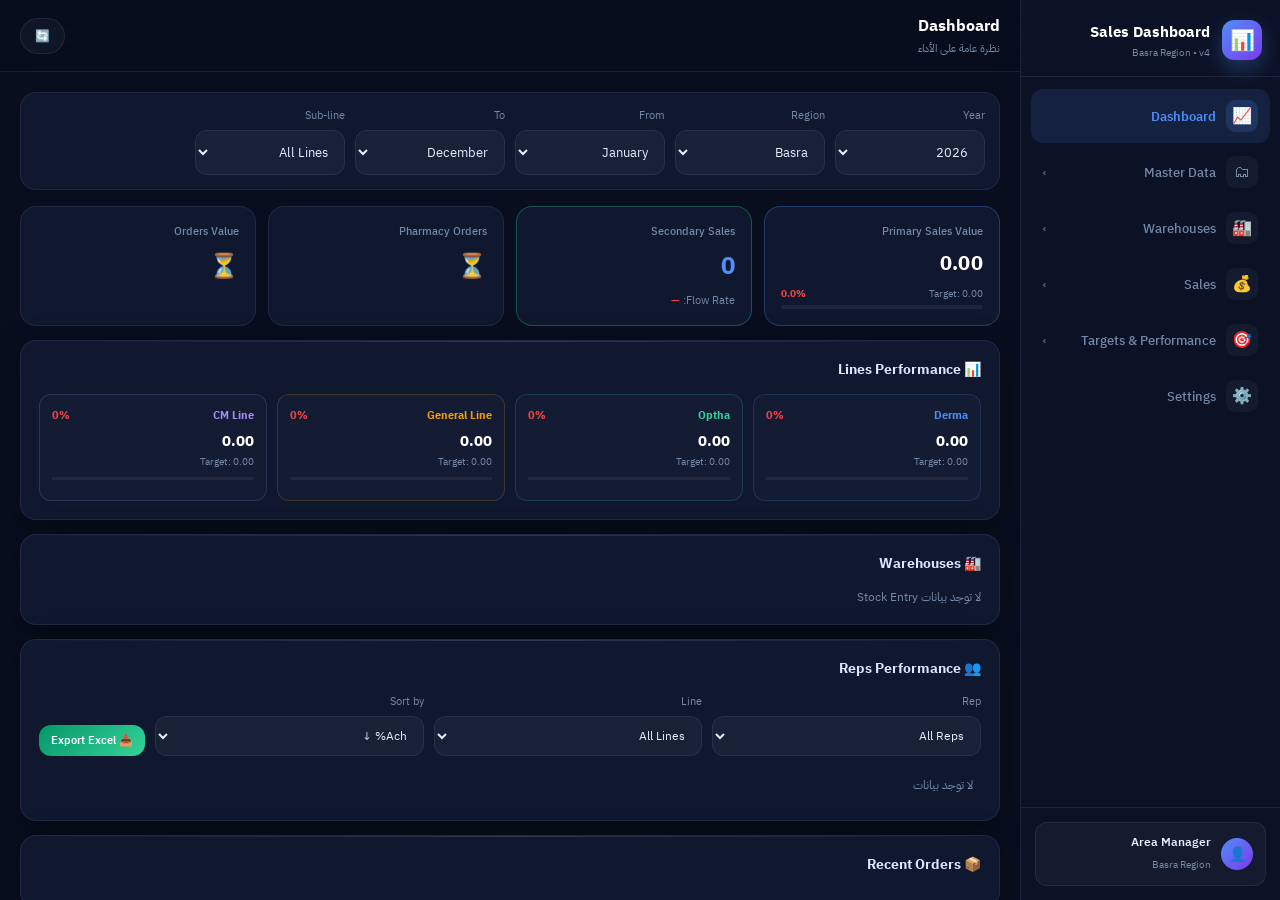
<file: index.html>
<!DOCTYPE html>
<html lang="ar" dir="rtl">
<head>
<meta charset="UTF-8">
<meta name="viewport" content="width=device-width, initial-scale=1.0">
<title>Sales Dashboard — Basra</title>
<link rel="preconnect" href="https://fonts.googleapis.com">
<link href="https://fonts.googleapis.com/css2?family=IBM+Plex+Sans+Arabic:wght@300;400;500;600;700&display=swap" rel="stylesheet">

<!-- JS Modules -->


<style>
/* ═══════════════════
   CSS VARIABLES
═══════════════════ */
:root {
  --bg:        #080e1e;
  --bg2:       #0d1428;
  --sidebar:   #0c1226;
  --sidebar-w: 260px;
  --surface:   rgba(18,26,50,.9);
  --surface2:  rgba(26,38,68,.8);
  --border:    rgba(148,163,184,.12);
  --border-s:  rgba(148,163,184,.22);
  --accent:    #4f8ef7;
  --accent2:   #34d399;
  --accent3:   #a78bfa;
  --warn:      #f59e0b;
  --danger:    #ef4444;
  --text:      #e5edf8;
  --muted:     #7489a8;
  --radius:    16px;
  --shadow:    0 8px 32px rgba(0,0,0,.32);
  --grad:      linear-gradient(135deg,#4f8ef7,#7c3aed);
  --grad-g:    linear-gradient(135deg,#059669,#34d399);
  --grad-w:    linear-gradient(135deg,#d97706,#fbbf24);
}

* { box-sizing:border-box; margin:0; padding:0; }

body {
  font-family: 'IBM Plex Sans Arabic', sans-serif;
  background: var(--bg);
  color: var(--text);
  min-height: 100vh;
  display: flex;
  overflow: hidden;
}

/* ═══════════════════
   SIDEBAR
═══════════════════ */
.sidebar {
  width: var(--sidebar-w);
  height: 100vh;
  background: var(--sidebar);
  border-left: 1px solid var(--border);
  display: flex;
  flex-direction: column;
  flex-shrink: 0;
  position: fixed;
  right: 0;
  top: 0;
  z-index: 100;
  overflow-y: auto;
  overflow-x: hidden;
}

.sidebar-logo {
  padding: 20px 18px 16px;
  border-bottom: 1px solid var(--border);
  display: flex;
  align-items: center;
  gap: 12px;
}

.logo-icon {
  width:40px; height:40px; border-radius:12px;
  background: var(--grad);
  display: grid; place-items: center;
  font-size: 20px; flex-shrink: 0;
  box-shadow: 0 8px 20px rgba(79,142,247,.3);
}

.logo-text h2  { font-size:15px; font-weight:700; color:#fff; }
.logo-text p   { font-size:10px; color:var(--muted); margin-top:2px; }

.sidebar-nav   { flex:1; padding:12px 10px; display:flex; flex-direction:column; gap:2px; }

.nav-link {
  display: flex; align-items: center; gap:10px;
  padding: 11px 12px; border-radius: 12px;
  cursor: pointer; font-size: 13px; font-weight: 500;
  color: var(--muted); transition: all .2s;
  border: none; background: none;
  width: 100%; text-align: right;
  font-family: inherit;
}
.nav-link:hover               { background:rgba(255,255,255,.05); color:var(--text); }
.nav-link.active               { background:rgba(79,142,247,.12); color:var(--accent); font-weight:600; }
.nav-link .icon                { width:32px; height:32px; border-radius:9px; display:grid; place-items:center; font-size:16px; flex-shrink:0; background:rgba(255,255,255,.04); }
.nav-link.active .icon         { background:rgba(79,142,247,.18); }
.nav-link .arrow               { margin-right:auto; font-size:10px; transition:transform .2s; color:var(--muted); }
.nav-link.open .arrow          { transform:rotate(90deg); }

.sub-menu                      { display:none; padding:4px 0 4px 8px; }
.sub-menu.open                 { display:block; }

.sub-link {
  display: flex; align-items: center; gap:8px;
  padding: 9px 12px 9px 14px; border-radius: 10px;
  cursor: pointer; font-size: 12px; color: var(--muted);
  transition: all .2s; border:none; background:none;
  width: 100%; text-align: right; font-family: inherit;
}
.sub-link:hover                { background:rgba(255,255,255,.04); color:var(--text); }
.sub-link.active               { color:var(--accent2); font-weight:600; }
.sub-link::before              { content:""; width:5px; height:5px; border-radius:50%; background:currentColor; flex-shrink:0; opacity:.5; }
.sub-link.active::before       { opacity:1; }

.sidebar-footer                { padding:14px; border-top:1px solid var(--border); }
.user-chip                     { display:flex; align-items:center; gap:10px; padding:10px 12px; background:rgba(255,255,255,.04); border-radius:12px; border:1px solid var(--border); }
.user-avatar                   { width:32px; height:32px; border-radius:50%; background:var(--grad); display:grid; place-items:center; font-size:14px; flex-shrink:0; }
.user-info p                   { font-size:12px; font-weight:600; color:var(--text); }
.user-info span                { font-size:10px; color:var(--muted); }

/* ═══════════════════
   MAIN
═══════════════════ */
.main                          { margin-right:var(--sidebar-w); flex:1; height:100vh; overflow-y:auto; display:flex; flex-direction:column; }

.topbar {
  position: sticky; top:0; z-index:50;
  display: flex; align-items:center; justify-content:space-between;
  padding: 14px 20px;
  background: rgba(8,14,30,.85); backdrop-filter:blur(16px);
  border-bottom: 1px solid var(--border);
}
.page-title    { font-size:16px; font-weight:700; color:#fff; }
.page-subtitle { font-size:11px; color:var(--muted); margin-top:2px; }

.content       { flex:1; padding:20px; }

/* ═══════════════════
   COMPONENTS
═══════════════════ */
.card {
  background: var(--surface); border:1px solid var(--border);
  border-radius: var(--radius); padding:18px; margin-bottom:16px;
  backdrop-filter:blur(14px); box-shadow:var(--shadow);
  position:relative; overflow:hidden; transition:all .2s;
}
.card:hover      { transform:translateY(-2px); box-shadow:0 14px 36px rgba(0,0,0,.28); }
.card::before    { content:""; position:absolute; inset:0 0 auto 0; height:1px; background:linear-gradient(90deg,transparent,rgba(255,255,255,.14),transparent); pointer-events:none; }
.card h2         { font-size:14px; font-weight:700; color:#dbe7ff; margin-bottom:14px; display:flex; align-items:center; gap:8px; }

.kpi-grid        { display:grid; grid-template-columns:repeat(auto-fit,minmax(180px,1fr)); gap:12px; }
.kpi-card        { background:var(--surface); border:1px solid var(--border); border-radius:var(--radius); padding:16px; backdrop-filter:blur(14px); transition:all .2s; }
.kpi-card:hover  { transform:translateY(-3px); border-color:var(--border-s); }
.kpi-label       { font-size:11px; color:var(--muted); margin-bottom:8px; font-weight:500; }
.kpi-value       { font-size:24px; font-weight:700; color:#fff; letter-spacing:.3px; }

.table-wrap      { overflow:auto; border:1px solid var(--border); border-radius:14px; }
table            { width:100%; border-collapse:collapse; font-size:12px; min-width:500px; }
th,td            { padding:10px 12px; text-align:center; border-bottom:1px solid var(--border); }
th               { background:rgba(255,255,255,.04); color:var(--muted); font-weight:600; position:sticky; top:0; z-index:1; }
tr:last-child td { border-bottom:none; }
tbody tr:hover   { background:rgba(79,142,247,.04); }

.form-grid       { display:grid; grid-template-columns:repeat(auto-fill,minmax(180px,1fr)); gap:12px; }
.form-group label { display:block; font-size:11px; color:var(--muted); margin-bottom:6px; }
.form-group select,
.form-group input,
.form-group textarea {
  width:100%; background:rgba(255,255,255,.04); border:1px solid var(--border);
  color:var(--text); padding:11px 12px; border-radius:12px;
  font-size:13px; font-family:inherit; outline:none; transition:all .18s;
}
.form-group select option { background:#0d1428; color:var(--text); }
.form-group select:focus,
.form-group input:focus  { border-color:var(--accent); background:rgba(255,255,255,.07); box-shadow:0 0 0 3px rgba(79,142,247,.14); }

.btn { display:inline-flex; align-items:center; gap:7px; padding:10px 18px; font-size:13px; font-family:inherit; border-radius:12px; border:none; cursor:pointer; font-weight:600; transition:all .2s; }
.btn:hover           { transform:translateY(-2px); }
.btn:active          { transform:scale(.98); }
.btn-primary         { background:var(--grad); color:#fff; box-shadow:0 10px 22px rgba(79,142,247,.22); }
.btn-success         { background:var(--grad-g); color:#fff; }
.btn-danger          { background:linear-gradient(135deg,#ef4444,#f87171); color:#fff; padding:6px 12px; font-size:11px; }
.btn-ghost           { background:rgba(255,255,255,.04); color:var(--text); border:1px solid var(--border); }
.btn-ghost:hover     { background:rgba(255,255,255,.07); border-color:var(--border-s); }
.btn-sm              { padding:7px 12px; font-size:11px; }
.btn-warn            { background:var(--grad-w); color:#000; }

.stats-row           { display:grid; grid-template-columns:repeat(auto-fit,minmax(150px,1fr)); gap:10px; margin-bottom:16px; }
.stat-mini           { background:var(--surface); border:1px solid var(--border); border-radius:14px; padding:14px; font-size:11px; color:var(--muted); transition:all .2s; }
.stat-mini:hover     { transform:translateY(-2px); }
.stat-mini span      { color:#dbe7ff; font-weight:700; font-size:20px; display:block; margin-top:5px; }

.order-card          { background:var(--surface); border:1px solid var(--border); border-radius:18px; margin-bottom:10px; overflow:hidden; transition:all .2s; }
.order-card:hover    { transform:translateY(-2px); box-shadow:0 14px 32px rgba(0,0,0,.22); }
.order-head          { display:flex; align-items:center; justify-content:space-between; padding:14px 16px; cursor:pointer; gap:12px; transition:.15s; }
.order-head:hover    { background:rgba(255,255,255,.03); }
.order-info          { display:flex; flex-wrap:wrap; gap:8px; align-items:center; flex:1; }
.pill                { font-size:11px; color:var(--muted); background:rgba(255,255,255,.04); padding:4px 10px; border-radius:999px; border:1px solid rgba(255,255,255,.04); }
.order-body          { display:none; border-top:1px solid var(--border); padding:14px 16px; background:rgba(0,0,0,.1); }
.order-body.open     { display:block; }

.empty               { color:var(--muted); font-size:13px; padding:40px 0; text-align:center; background:var(--surface); border:1px dashed var(--border-s); border-radius:16px; }
.loader              { display:flex; flex-direction:column; align-items:center; justify-content:center; padding:60px 0; gap:16px; }
.spinner             { width:44px; height:44px; border:4px solid rgba(79,142,247,.15); border-top-color:var(--accent); border-radius:50%; animation:spin .8s linear infinite; }

#toast {
  position:fixed; bottom:22px; left:50%;
  transform:translateX(-50%) translateY(90px);
  background:var(--grad-g); color:#fff;
  padding:12px 24px; border-radius:999px;
  font-size:13px; font-weight:700;
  transition:transform .3s; z-index:999;
  box-shadow:0 12px 28px rgba(16,185,129,.28);
}
#toast.show          { transform:translateX(-50%) translateY(0); }

.sidebar-toggle      { display:none; }

@keyframes spin      { to { transform:rotate(360deg); } }
@keyframes fadeUp    { from{opacity:0;transform:translateY(12px)} to{opacity:1;transform:translateY(0)} }
.fade-up             { animation:fadeUp .35s ease both; }

/* ═══════════════════
   MOBILE
═══════════════════ */
@media(max-width:900px){
  .sidebar         { transform:translateX(100%); transition:transform .3s ease; }
  .sidebar.open    { transform:translateX(0); }
  .main            { margin-right:0; }
  .sidebar-toggle  { display:flex; align-items:center; justify-content:center; width:40px; height:40px; border-radius:12px; background:rgba(255,255,255,.06); border:1px solid var(--border); cursor:pointer; font-size:18px; }
  .sidebar-overlay { display:none; position:fixed; inset:0; background:rgba(0,0,0,.5); z-index:99; }
  .sidebar-overlay.open { display:block; }
}

</style>
</head>
<body>

<!-- ═══════════════════ SIDEBAR ═══════════════════ -->
<div class="sidebar" id="sidebar">
  <div class="sidebar-logo">
    <div class="logo-icon">📊</div>
    <div class="logo-text">
      <h2>Sales Dashboard</h2>
      <p>Basra Region • v4</p>
    </div>
  </div>

  <nav class="sidebar-nav">

    <!-- Dashboard -->
    <div class="nav-item">
      <button class="nav-link active" onclick="navigate('dashboard',this)">
        <div class="icon">📈</div><span data-i18n="dashboard">Dashboard</span>
      </button>
    </div>

    <!-- Master Data -->
    <div class="nav-item">
      <button class="nav-link" onclick="toggleMenu('menu-master',this)">
        <div class="icon">🗂</div><span data-i18n="masterData">Master Data</span><span class="arrow">›</span>
      </button>
      <div class="sub-menu" id="menu-master">
        <button class="sub-link" onclick="navigate('products',this)"><span data-i18n="products">المنتجات</span></button>
        <button class="sub-link" onclick="navigate('pharmacies',this)"><span data-i18n="pharmacies">الصيدليات</span></button>
        <button class="sub-link" onclick="navigate('doctors',this)"><span data-i18n="doctors">الأطباء</span></button>
        <button class="sub-link" onclick="navigate('reps',this)"><span data-i18n="reps">المندوبين</span></button>
        <button class="sub-link" onclick="navigate('sublines',this)"><span data-i18n="sublines">Sub-lines</span></button>
        <button class="sub-link" onclick="navigate('regions',this)"><span data-i18n="regions">المناطق</span></button>
      </div>
    </div>

    <!-- Warehouses -->
    <div class="nav-item">
      <button class="nav-link" onclick="toggleMenu('menu-warehouses',this)">
        <div class="icon">🏭</div><span data-i18n="warehouses">Warehouses</span><span class="arrow">›</span>
      </button>
      <div class="sub-menu" id="menu-warehouses">
        <button class="sub-link" onclick="navigate('warehouses',this)"><span data-i18n="warehouses">Warehouses</span></button>
        <button class="sub-link" onclick="navigate('stock',this)">Stock Entry</button>
      </div>
    </div>

    <!-- Sales -->
    <div class="nav-item">
      <button class="nav-link" onclick="toggleMenu('menu-sales',this)">
        <div class="icon">💰</div><span>Sales</span><span class="arrow">›</span>
      </button>
      <div class="sub-menu" id="menu-sales">
        <button class="sub-link" onclick="navigate('primary',this)">Primary Sales</button>
        <button class="sub-link" onclick="navigate('secondary',this)">Secondary Sales</button>
        <button class="sub-link" onclick="navigate('orders',this)"><span data-i18n="pharmacyOrders">Pharmacy Orders</span></button>
      </div>
    </div>

    <!-- Targets -->
    <div class="nav-item">
      <button class="nav-link" onclick="toggleMenu('menu-targets',this)">
        <div class="icon">🎯</div><span data-i18n="targetsPerf">Targets & Performance</span><span class="arrow">›</span>
      </button>
      <div class="sub-menu" id="menu-targets">
        <button class="sub-link" onclick="navigate('targets',this)"><span data-i18n="targets">الأهداف</span></button>
        <button class="sub-link" onclick="navigate('penetration',this)"><span data-i18n="penetration">Penetration</span></button>
        <button class="sub-link" onclick="navigate('pen_trend',this)">Penetration Trend</button>
        <button class="sub-link" onclick="navigate('performance',this)"><span data-i18n="performance">الأداء</span></button>
      </div>
    </div>

    <div class="nav-item">
      <button class="nav-link" onclick="navigate('settings',this)">
        <div class="icon">⚙️</div><span data-i18n="settings">Settings</span>
      </button>
    </div>

  </nav>

  <div class="sidebar-footer">
    <div class="user-chip">
      <div class="user-avatar">👤</div>
      <div class="user-info"><p data-i18n="areaManager">Area Manager</p><span data-i18n="basraRegion">Basra Region</span></div>
    </div>
  </div>
</div>

<div class="sidebar-overlay" id="sidebar-overlay" onclick="closeSidebar()"></div>

<!-- ═══════════════════ MAIN ═══════════════════ -->
<div class="main">
  <div class="topbar">
    <div>
      <div class="page-title"    id="topbar-title">Dashboard</div>
      <div class="page-subtitle" id="topbar-sub">نظرة عامة على الأداء</div>
    </div>
    <div style="display:flex;align-items:center;gap:10px">
      <button class="topbar-btn" onclick="refreshAllData()" title="تحديث البيانات"
        style="padding:8px 14px;font-size:12px;font-family:inherit;border-radius:999px;border:1px solid var(--border);background:rgba(255,255,255,.04);color:var(--text);cursor:pointer">
        <span id="refresh-icon" style="display:inline-block;transition:transform .5s">🔄</span>
      </button>
      <button class="topbar-btn sidebar-toggle" onclick="openSidebar()"
        style="padding:8px 14px;font-size:12px;font-family:inherit;border-radius:999px;border:1px solid var(--border);background:rgba(255,255,255,.04);color:var(--text);cursor:pointer">☰</button>
    </div>
  </div>
  <div class="content" id="content"></div>
</div>

<div id="toast">✓ Done</div>


<script>

/* === JS/DB.JS === */

/* ═══════════════════════════════════════
   DB.JS — Storage + Helpers
═══════════════════════════════════════ */

const DB = {
  get:    k => { try { return JSON.parse(localStorage.getItem(k)) || []; } catch { return []; } },
  getObj: k => { try { return JSON.parse(localStorage.getItem(k)) || {}; } catch { return {}; } },
  set:    (k,v) => localStorage.setItem(k, JSON.stringify(v)),
  setObj: (k,v) => localStorage.setItem(k, JSON.stringify(v)),
};

const SHEETS_URL = 'https://script.google.com/macros/s/AKfycbwM5BjrdR94y6B1As5WWLddTGKH73w4QggLUmvrWboCMuiZcQ65uq30cqUlcQi9ACUA0g/exec';

/* ── Formatters ── */
function fmt(n)  { return Number(n||0).toLocaleString('en'); }
function fmtV(n) { return Number(n||0).toLocaleString('en', {minimumFractionDigits:2, maximumFractionDigits:2}); }
function fmtSec(n) {
  if (n === '—' || n == null) return '—';
  const abs = Math.abs(n);
  return (n < 0 ? '-' : '') + fmt(abs);
}

/* ── Line color ── */
function lc(line) {
  const m = { Derma:'#4f8ef7', Optha:'#34d399', 'General Line':'#f59e0b', 'CM Line':'#a78bfa' };
  return m[line] || '#64748b';
}

/* ── Detect line from product name ── */
function getLineByProduct(name) {
  name = String(name).toLowerCase();
  if (['acretin','elica','fusibact','hi-quin','hiquin','lamifen','lican','promax','surecure','elicasal'].some(k => name.includes(k))) return 'Derma';
  if (['arox','brimo','brofix','fluca','hyfresh','latano','loxtra','olopat','optidex','optiflox','optifresh','optilone','optipred','tymer','xola','xolamol'].some(k => name.includes(k))) return 'Optha';
  if (['azi-once','azionce','feroton','maxim','prima','fast-flam','relaxon','dompy','fixit','meva','zoron'].some(k => name.includes(k))) return 'General Line';
  if (['vittoria','dapazin','sitagen','sitavic','vildus','lintra'].some(k => name.includes(k))) return 'CM Line';
  return '';
}

/* ── Format date string ── */
function formatDate(d) {
  if (!d) return '—';
  if (d.includes('GMT') || d.includes('00:00:00')) {
    try {
      const x = new Date(d);
      return `${x.getFullYear()}-${String(x.getMonth()+1).padStart(2,'0')}-${String(x.getDate()).padStart(2,'0')}`;
    } catch(e) { return d; }
  }
  return d;
}

/* ── Toast ── */
let _toastTimer;
function toast(msg) {
  const el = document.getElementById('toast');
  if (!el) return;
  el.textContent = msg;
  el.classList.add('show');
  clearTimeout(_toastTimer);
  _toastTimer = setTimeout(() => el.classList.remove('show'), 2500);
}

/* ── Seed default data if empty ── */
function seedDefaults() {
  if (!DB.get('areas').length) {
    DB.set('areas', ['Basra']);
  }
  if (!DB.get('warehouses').length) {
    DB.set('warehouses', [
      { name:'سيادة',           type:'branch',     group:'سيادة Group', area:'Basra' },
      { name:'خضراء',           type:'branch',     group:'سيادة Group', area:'Basra' },
      { name:'لافندر',          type:'branch',     group:'سيادة Group', area:'Basra' },
      { name:'منهل',            type:'standalone', group:'',            area:'Basra' },
      { name:'اندلس',           type:'standalone', group:'',            area:'Basra' },
      { name:'ساوة',            type:'standalone', group:'',            area:'Basra' },
      { name:'لافقدر',          type:'standalone', group:'',            area:'Basra' },
      { name:'ركن الرافدين',    type:'standalone', group:'',            area:'Basra' },
    ]);
  }
}

/* ── Product name matching (alias support) ── */
function getProductBySheetName(sheetName) {
  const prods = DB.get('products') || [];
  return prods.find(p =>
    p.name === sheetName ||
    p.alias === sheetName ||
    (p.alias && sheetName && sheetName.includes(p.name)) ||
    (p.name && sheetName && sheetName.includes(p.name))
  );
}

function normalizeProductName(sheetName) {
  const p = getProductBySheetName(sheetName);
  return p ? p.name : sheetName;
}

/* ── Fuzzy key lookup for stockEntry/primarySales ── */
function getFuzzyKey(data, year, prodName, area, month, warehouse) {
  // البحث الدقيق أولاً
  const exactKey = warehouse
    ? `${year}__${prodName}__${area}__${month}__${warehouse}`
    : `${year}__${prodName}__${area}__${month}`;
  if (data[exactKey] !== undefined) return exactKey;

  // البحث المرن — لو الاسم موجود كجزء من الـ key
  const prefix = `${year}__`;
  const suffix = warehouse
    ? `__${area}__${month}__${warehouse}`
    : `__${area}__${month}`;

  const match = Object.keys(data).find(k =>
    k.startsWith(prefix) &&
    k.endsWith(suffix) &&
    k.includes(prodName)
  );
  return match || exactKey;
}
/* ── Theme ── */
function applyTheme(theme) {
  const root = document.documentElement;
  document.body.setAttribute('data-theme', theme);
  if (theme === 'light') {
    root.style.setProperty('--bg',       '#f5f7fa');
    root.style.setProperty('--bg2',      '#ffffff');
    root.style.setProperty('--surface',  '#ffffff');
    root.style.setProperty('--border',   'rgba(15,23,42,.08)');
    root.style.setProperty('--text',     '#0f172a');
    root.style.setProperty('--muted',    '#64748b');
    root.style.setProperty('--sidebar',  '#ffffff');
    root.style.setProperty('--accent',   '#3b82f6');
    root.style.setProperty('--accent2',  '#10b981');
    root.style.setProperty('--warn',     '#f59e0b');
    root.style.setProperty('--danger',   '#ef4444');
  } else {
    root.style.setProperty('--bg',       '#0a0f1e');
    root.style.setProperty('--bg2',      '#111827');
    root.style.setProperty('--surface',  '#1a2236');
    root.style.setProperty('--border',   'rgba(255,255,255,.06)');
    root.style.setProperty('--text',     '#e2e8f0');
    root.style.setProperty('--muted',    '#64748b');
    root.style.setProperty('--sidebar',  '#0c1226');
    root.style.setProperty('--accent',   '#4f8ef7');
    root.style.setProperty('--accent2',  '#34d399');
    root.style.setProperty('--warn',     '#fbbf24');
    root.style.setProperty('--danger',   '#ef4444');
  }
  localStorage.setItem('theme', theme);
}

// تطبيق الثيم عند التحميل
(function() {
  const saved = localStorage.getItem('theme') || 'dark';
  if (saved === 'light') applyTheme('light');
})();

/* ═══════════════════════════════════════
   CONFIRMATION DIALOG
═══════════════════════════════════════ */
function confirmDialog(message, onConfirm, options = {}) {
  const { title = '⚠ تأكيد', confirmText, cancelText, type = 'warn' } = options;
  const existing = document.getElementById('confirm-modal');
  if (existing) existing.remove();

  const colors = {
    warn:   { icon:'⚠️', color:'var(--warn)',   bg:'rgba(251,191,36,.1)' },
    danger: { icon:'🗑️', color:'var(--danger)', bg:'rgba(239,68,68,.1)' },
    info:   { icon:'ℹ️', color:'var(--accent)', bg:'rgba(79,142,247,.1)' },
  };
  const c = colors[type] || colors.warn;

  const modal = document.createElement('div');
  modal.id = 'confirm-modal';
  modal.style.cssText = 'position:fixed;inset:0;background:rgba(0,0,0,.55);z-index:9999;display:flex;align-items:center;justify-content:center;padding:20px;animation:fadeUp .2s ease-out';

  modal.innerHTML = `
    <div style="background:var(--bg2);border:1px solid var(--border);border-radius:20px;padding:28px;width:100%;max-width:420px;box-shadow:0 20px 60px rgba(0,0,0,.4);animation:fadeUp .25s ease-out">
      <div style="display:flex;align-items:center;gap:14px;margin-bottom:16px">
        <div style="width:48px;height:48px;border-radius:50%;background:${c.bg};display:grid;place-items:center;font-size:22px;flex-shrink:0">
          ${c.icon}
        </div>
        <h3 style="margin:0;color:var(--text);font-size:16px;font-weight:700">${title}</h3>
      </div>
      <p style="color:var(--muted);font-size:13px;line-height:1.6;margin:0 0 22px 0">${message}</p>
      <div style="display:flex;gap:10px;justify-content:flex-end">
        <button onclick="closeConfirmDialog()"
          class="btn btn-ghost btn-sm"
          style="padding:9px 18px;font-size:13px">
          ${cancelText || (localStorage.getItem('lang')==='en'?'Cancel':'إلغاء')}
        </button>
        <button id="confirm-btn"
          style="padding:9px 20px;font-size:13px;font-weight:600;font-family:inherit;border-radius:10px;border:none;background:${c.color};color:#fff;cursor:pointer;transition:transform .1s,opacity .15s"
          onmouseover="this.style.opacity='.9'"
          onmouseout="this.style.opacity='1'">
          ${confirmText || (localStorage.getItem('lang')==='en'?'Confirm':'تأكيد')}
        </button>
      </div>
    </div>`;

  document.body.appendChild(modal);

  // Click outside to close
  modal.addEventListener('click', (e) => {
    if (e.target === modal) closeConfirmDialog();
  });

  // ESC to close
  const escHandler = (e) => {
    if (e.key === 'Escape') { closeConfirmDialog(); document.removeEventListener('keydown', escHandler); }
  };
  document.addEventListener('keydown', escHandler);

  // Confirm action
  document.getElementById('confirm-btn').addEventListener('click', () => {
    closeConfirmDialog();
    if (typeof onConfirm === 'function') onConfirm();
  });
}

function closeConfirmDialog() {
  const m = document.getElementById('confirm-modal');
  if (m) m.remove();
}


/* Override confirm() to use dialog */
const _nativeConfirm = window.confirm;
window.asyncConfirm = function(message, onYes, onNo) {
  confirmDialog(message, onYes, { type: 'warn' });
};

/* ═══════ SKELETON HELPERS ═══════ */
function skeletonKPIs(count = 4) {
  return '<div class="skeleton-grid">' +
    Array(count).fill(0).map(() => '<div class="skeleton skeleton-kpi"></div>').join('') +
    '</div>';
}

function skeletonTable(rows = 5) {
  return '<div><div class="skeleton skeleton-title"></div>' +
    Array(rows).fill(0).map(() => '<div class="skeleton skeleton-row"></div>').join('') +
    '</div>';
}

function skeletonCards(count = 3) {
  return Array(count).fill(0).map(() => '<div class="skeleton skeleton-card"></div>').join('');
}

/* ═══════ REFRESH ═══════ */
function refreshAllData() {
  const icon = document.getElementById('refresh-icon');
  if (icon) icon.style.transform = 'rotate(360deg)';

  // امسح الكاش
  if (typeof clearApiCache === 'function') clearApiCache();

  // أعد رسم الصفحة الحالية
  const activeBtn = document.querySelector('.nav-link.active, .sub-link.active');
  if (activeBtn) {
    const match = activeBtn.getAttribute('onclick')?.match(/navigate\('(.+?)'/);
    if (match) {
      const page = match[1];
      setTimeout(() => {
        navigate(page, activeBtn);
        if (icon) icon.style.transform = '';
        toast('✓ '+(localStorage.getItem('lang')==='en'?'Refreshed':'تم التحديث'));
      }, 300);
    }
  }
}


/* === JS/I18N.JS === */

/* ═══════════════════════════════════════
   I18N — Language Support
═══════════════════════════════════════ */

const TRANSLATIONS = {
  ar: {
    // Sidebar
    dashboard:       'Dashboard',
    masterData:      'Master Data',
    products:        'المنتجات',
    pharmacies:      'الصيدليات',
    doctors:         'الأطباء',
    reps:            'المندوبين',
    sublines:        'Sub-lines',
    regions:         'المناطق',
    warehouses:      'Warehouses',
    stockEntry:      'Stock Entry',
    sales:           'Sales',
    primarySales:    'Primary Sales',
    secondarySales:  'Secondary Sales',
    pharmacyOrders:  'Pharmacy Orders',
    targetsPerf:     'Targets & Performance',
    targets:         'الأهداف',
    penetration:     'Penetration',
    penetrationTrend:'Penetration Trend',
    performance:     'الأداء',
    settings:        'Settings',

    // Common buttons
    save:            'حفظ',
    cancel:          'إلغاء',
    add:             'إضافة',
    edit:            'تعديل',
    delete:          'حذف',
    search:          'بحث',
    apply:           'تطبيق',
    reset:           'إعادة',
    close:           'إغلاق',
    confirm:         'تأكيد',
    export:          'تصدير',
    import:          'استيراد',

    // Settings
    theme:           'المظهر',
    dark:            'Dark',
    light:           'Light',
    darkDesc:        'الوضع الليلي',
    lightDesc:       'الوضع النهاري',
    language:        'اللغة',
    arabic:          'العربية',
    english:         'English',

    // Dashboard
    year:            'السنة',
    region:          'المنطقة',
    from:            'من',
    to:              'إلى',
    subline:         'Sub-line',
    allLines:        'All Lines',
    primarySalesVal: 'Primary Sales Value',
    secondarySalesKpi:'Secondary Sales',
    pharmacyOrdersKpi:'أوردرات المجمعات',
    ordersValue:     'قيمة الأوردرات',
    linesPerf:       'أداء اللاينات',
    warehousesKpi:   'المخازن',
    repsPerf:        'أداء المندوبين',
    recentOrders:    'آخر الأوردرات',
    target:          'Target',
    achievement:     'Achievement',
    flowRate:        'Flow Rate',
    noData:          'لا توجد بيانات',
    loading:         'جاري التحميل...',
    product:         'Product',
    line:            'Line',
    opening:         'Opening',
    closing:         'Closing',
    forecast:        'Forecast',
    suggestedOrder:  'مقترح التنزيل',
    enough:          'كافي',
    monthsSupply:    'احتياطي',
    rep:             'Rep',
    sortBy:          'ترتيب',
    achDesc:         'Ach% تنازلي',
    achAsc:          'Ach% تصاعدي',
    valDesc:         'Value تنازلي',
    flowDesc:        'Flow% تنازلي',
    allReps:         'All Reps',
    allProducts:     'All Products',
    units:           'وحدة',
    month:           'شهر',
    months:          'أشهر',

    // Dashboard
    year:            'Year',
    region:          'Region',
    from:            'From',
    to:              'To',
    subline:         'Sub-line',
    allLines:        'All Lines',
    primarySalesVal: 'Primary Sales Value',
    secondarySalesKpi:'Secondary Sales',
    pharmacyOrdersKpi:'Pharmacy Orders',
    ordersValue:     'Orders Value',
    linesPerf:       'Lines Performance',
    warehousesKpi:   'Warehouses',
    repsPerf:        'Reps Performance',
    recentOrders:    'Recent Orders',
    target:          'Target',
    achievement:     'Achievement',
    flowRate:        'Flow Rate',
    noData:          'No data',
    loading:         'Loading...',
    product:         'Product',
    line:            'Line',
    opening:         'Opening',
    closing:         'Closing',
    forecast:        'Forecast',
    suggestedOrder:  'Suggested Order',
    enough:          'Enough',
    monthsSupply:    'Supply',
    rep:             'Rep',
    sortBy:          'Sort by',
    achDesc:         'Ach% ↓',
    achAsc:          'Ach% ↑',
    valDesc:         'Value ↓',
    flowDesc:        'Flow% ↓',
    allReps:         'All Reps',
    allProducts:     'All Products',
    units:           'units',
    month:           'month',
    months:          'months',

    // Master Data — Products
    productsTitle:   'المنتجات والأهداف',
    migrateData:     'تحديث البيانات',
    clearOldData:    'حذف البيانات القديمة',
    productName:     'المنتج',
    annualTarget:    'الهدف السنوي',
    nsp:             'NSP ($)',
    action:          'إجراء',
    noProducts:      'لا توجد منتجات',
    addProduct:      'إضافة منتج',
    enterName:       'ادخل الاسم',
    // Master Data — Pharmacies
    pharmaciesTitle: 'الصيدليات',
    pharmacyName:    'اسم الصيدلية',
    pharmacyLocation:'الموقع',
    addPharmacy:     'إضافة صيدلية',
    noPharmacies:    'لا توجد صيدليات',
    // Master Data — Doctors
    doctorsTitle:    'الأطباء',
    doctorName:      'اسم الطبيب',
    specialty:       'التخصص',
    addDoctor:       'إضافة طبيب',
    noDoctors:       'لا يوجد أطباء',
    linkedPharmacies:'الصيدليات المرتبطة',
    // Master Data — Reps
    repsTitle:       'المندوبين',
    repLine:         'Line',
    repProducts:     'المواد المسؤول عنها',
    availableTarget: 'المتاح',
    allocated:       'موزّع',
    totalTarget:     'الكلي',
    // Master Data — Sub-lines
    sublinesTitle:   'Sub-lines',
    sublineName:     'اسم Sub-line',
    sublineProds:    'المواد',
    addSubline:      'إضافة Sub-line',
    noSublines:      'لا توجد Sub-lines',
    productCount:    'عدد المواد',
    // Master Data — Regions
    regionsTitle:    'المناطق',
    regionName:      'اسم المنطقة',
    addRegion:       'إضافة منطقة',
    noRegions:       'لا توجد مناطق',
    confirmDelete:   'تأكيد الحذف؟',
    saved:           'تم الحفظ',
    deleted:         'تم الحذف',
    updated:         'تم التحديث',

    // Master Data — Products
    productsTitle:   'Products & Targets',
    migrateData:     'Migrate Data',
    clearOldData:    'Clear Old Data',
    productName:     'Product',
    annualTarget:    'Annual Target',
    nsp:             'NSP ($)',
    action:          'Action',
    noProducts:      'No products',
    addProduct:      'Add Product',
    enterName:       'Enter name',
    // Master Data — Pharmacies
    pharmaciesTitle: 'Pharmacies',
    pharmacyName:    'Pharmacy Name',
    pharmacyLocation:'Location',
    addPharmacy:     'Add Pharmacy',
    noPharmacies:    'No pharmacies',
    // Master Data — Doctors
    doctorsTitle:    'Doctors',
    doctorName:      'Doctor Name',
    specialty:       'Specialty',
    addDoctor:       'Add Doctor',
    noDoctors:       'No doctors',
    linkedPharmacies:'Linked Pharmacies',
    // Master Data — Reps
    repsTitle:       'Reps',
    repLine:         'Line',
    repProducts:     'Assigned Products',
    availableTarget: 'Available',
    allocated:       'Allocated',
    totalTarget:     'Total',
    // Master Data — Sub-lines
    sublinesTitle:   'Sub-lines',
    sublineName:     'Sub-line Name',
    sublineProds:    'Products',
    addSubline:      'Add Sub-line',
    noSublines:      'No sub-lines',
    productCount:    'Products Count',
    // Master Data — Regions
    regionsTitle:    'Regions',
    regionName:      'Region Name',
    addRegion:       'Add Region',
    noRegions:       'No regions',
    confirmDelete:   'Confirm delete?',
    saved:           'Saved',
    deleted:         'Deleted',
    updated:         'Updated',

    // Area Manager info
    areaManager:     'Area Manager',
    basraRegion:     'Basra Region',
  },
  en: {
    // Sidebar
    dashboard:       'Dashboard',
    masterData:      'Master Data',
    products:        'Products',
    pharmacies:      'Pharmacies',
    doctors:         'Doctors',
    reps:            'Reps',
    sublines:        'Sub-lines',
    regions:         'Regions',
    warehouses:      'Warehouses',
    stockEntry:      'Stock Entry',
    sales:           'Sales',
    primarySales:    'Primary Sales',
    secondarySales:  'Secondary Sales',
    pharmacyOrders:  'Pharmacy Orders',
    targetsPerf:     'Targets & Performance',
    targets:         'Targets',
    penetration:     'Penetration',
    penetrationTrend:'Penetration Trend',
    performance:     'Performance',
    settings:        'Settings',

    // Common buttons
    save:            'Save',
    cancel:          'Cancel',
    add:             'Add',
    edit:            'Edit',
    delete:          'Delete',
    search:          'Search',
    apply:           'Apply',
    reset:           'Reset',
    close:           'Close',
    confirm:         'Confirm',
    export:          'Export',
    import:          'Import',

    // Settings
    theme:           'Theme',
    dark:            'Dark',
    light:           'Light',
    darkDesc:        'Night mode',
    lightDesc:       'Day mode',
    language:        'Language',
    arabic:          'العربية',
    english:         'English',

    // Area Manager info
    areaManager:     'Area Manager',
    basraRegion:     'Basra Region',
  }
};

function t(key) {
  const lang = localStorage.getItem('lang') || 'ar';
  return TRANSLATIONS[lang]?.[key] || TRANSLATIONS.ar[key] || key;
}

function setLanguage(lang) {
  localStorage.setItem('lang', lang);
  applyLanguage(lang);
}

function applyLanguage(lang) {
  // Update direction
  document.documentElement.dir  = lang === 'ar' ? 'rtl' : 'ltr';
  document.documentElement.lang = lang;

  // Update all elements with data-i18n
  document.querySelectorAll('[data-i18n]').forEach(el => {
    const key = el.getAttribute('data-i18n');
    el.textContent = t(key);
  });
}

// Apply on load
(function() {
  const savedLang = localStorage.getItem('lang') || 'ar';
  if (savedLang === 'en') {
    document.documentElement.dir = 'ltr';
    document.documentElement.lang = 'en';
  }
})();


/* === JS/API.JS === */

/* ═══════════════════════════════════════
   API.JS — Google Sheets JSONP with Cache
═══════════════════════════════════════ */

let _cbIdx = 0;
const _apiCache = {};
const CACHE_TTL = 5 * 60 * 1000; // 5 دقائق

function jsonpRequest(url, cb) {
  const name = `__cb_${++_cbIdx}`;
  window[name] = function(d) { cb(d); delete window[name]; document.getElementById(`s-${name}`)?.remove(); };
  const s = document.createElement('script');
  s.id = `s-${name}`;
  s.src = `${url}&callback=${name}`;
  s.onerror = function() { cb(null); delete window[name]; s.remove(); };
  document.head.appendChild(s);
}

function apiGet(action, params, cb, opts = {}) {
  const { skipCache = false } = opts;
  const cacheKey = action + JSON.stringify(params || {});
  const now = Date.now();

  // تحقق من الكاش
  if (!skipCache && _apiCache[cacheKey]) {
    const entry = _apiCache[cacheKey];
    if (now - entry.time < CACHE_TTL) {
      // نفّذ callback مباشرة من الكاش
      setTimeout(() => cb(entry.data), 0);
      return;
    }
  }

  // بناء URL والطلب من الخادم
  let url = `${SHEETS_URL}?action=${action}`;
  if (params) Object.entries(params).forEach(([k,v]) => url += `&${k}=${encodeURIComponent(v)}`);

  jsonpRequest(url, (data) => {
    // احفظ في الكاش فقط لو النتيجة ناجحة
    if (data && data.success !== false) {
      _apiCache[cacheKey] = { data, time: now };
    }
    cb(data);
  });
}

function apiPost(body) {
  // امسح الكاش بعد أي POST
  clearApiCache();
  return fetch(SHEETS_URL, {
    method: 'POST',
    body: JSON.stringify(body),
  }).then(r => r.json());
}

function clearApiCache() {
  Object.keys(_apiCache).forEach(k => delete _apiCache[k]);
}

function apiRefresh(action, params, cb) {
  // طلب متجاهل الكاش (للـ pull-to-refresh)
  apiGet(action, params, cb, { skipCache: true });
}

/* === JS/DASHBOARD.JS === */

/* ═══════════════════════════════════════
   DASHBOARD.JS — Main Dashboard
═══════════════════════════════════════ */

function renderDashboard(el) {
  const now    = new Date();
  const year   = now.getFullYear();
  const curM   = now.getMonth() + 1;
  const areas  = DB.get('areas') || ['Basra'];
  const sublines = DB.getObj('sublines') || {};
  const months = ['January','February','March','April','May','June','July','August','September','October','November','December'];

  el.innerHTML = `
    <div class="fade-up">

      <!-- ── Filters ── -->
      <div style="padding:14px;background:var(--surface);border:1px solid var(--border);border-radius:16px;margin-bottom:16px">
        <div style="display:grid;grid-template-columns:repeat(auto-fill,minmax(150px,1fr));gap:10px">
          <div class="form-group"><label>${t("year")}</label>
            <select id="db-year" onchange="refreshDashboard()">
              ${[2024,2025,2026,2027,2028].map(y=>`<option${y===year?' selected':''}>${y}</option>`).join('')}
            </select>
          </div>
          <div class="form-group"><label>${t("region")}</label>
            <select id="db-area" onchange="refreshDashboard()">
              ${areas.map(a=>`<option>${a}</option>`).join('')}
            </select>
          </div>
          <div class="form-group"><label>${t("from")}</label>
            <select id="db-from" onchange="refreshDashboard()">
              ${months.map((m,i)=>`<option value="${i+1}"${i===0?' selected':''}>${m}</option>`).join('')}
            </select>
          </div>
          <div class="form-group"><label>${t("to")}</label>
            <select id="db-to" onchange="refreshDashboard()">
              ${months.map((m,i)=>`<option value="${i+1}"${i===curM-1?' selected':''}>${m}</option>`).join('')}
            </select>
          </div>
          <div class="form-group"><label>${t("subline")}</label>
            <select id="db-subline" onchange="refreshDashboard()">
              <option value="all">${t("allLines")}</option>
              ${Object.keys(sublines).map(s=>`<option value="${s}">${s}</option>`).join('')}
            </select>
          </div>
        </div>
      </div>

      <div id="db-kpis" class="kpi-grid" style="margin-bottom:14px"></div>

      <div class="card" style="margin-bottom:14px">
        <h2>📊 ${t("linesPerf")}</h2>
        <div id="db-lines"></div>
      </div>

      <div class="card" style="margin-bottom:14px">
        <h2>🏭 ${t("warehousesKpi")}</h2>
        <div id="db-warehouses">${skeletonCards(3)}</div>
      </div>

      <div class="card" style="margin-bottom:14px">
        <h2>👥 ${t("repsPerf")}</h2>
        <div id="db-reps">${skeletonCards(3)}</div>
      </div>

      <div class="card">
        <h2>📦 ${t("recentOrders")}</h2>
        <div id="dash-orders">${skeletonTable(4)}</div>
      </div>
    </div>`;

  refreshDashboard();
}

function setDbPeriod(from, to) {
  const f = document.getElementById('db-from');
  const t = document.getElementById('db-to');
  if (f) f.value = from;
  if (t) t.value = to;
  refreshDashboard();
}

function refreshDashboard() {
  const year     = Number(document.getElementById('db-year')?.value  || new Date().getFullYear());
  const area     = document.getElementById('db-area')?.value         || 'Basra';
  const fromM    = Number(document.getElementById('db-from')?.value  || 1);
  const toM      = Number(document.getElementById('db-to')?.value    || new Date().getMonth()+1);
  const sublineF = document.getElementById('db-subline')?.value      || 'all';

  const months   = [];
  for (let m = fromM; m <= toM; m++) months.push(m);

  const ps       = DB.getObj('primarySales');
  const wf       = DB.getObj('warehouseFlow');
  const targets  = DB.getObj('productTargets');
  const sublines = DB.getObj('sublines') || {};
  const achColor = c => c>=100?'var(--accent2)':c>=80?'var(--warn)':'var(--danger)';

  let prods = DB.get('products') || [];
  if (sublineF !== 'all' && sublines[sublineF]) {
    const slProds = sublines[sublineF].products || [];
    prods = prods.filter(p => slProds.includes(p.name));
  }

  // ── Primary (Qty) ──
  let psQty = 0;
  prods.forEach(p => {
    months.forEach(m => {
      psQty += Number(ps[`${year}__${p.name}__${area}__${m}`] || 0);
    });
  });

  // ── Primary Value = Qty × Price ──
  let psValue = 0;
  prods.forEach(p => {
    const price = Number(p.price || 0);
    months.forEach(m => {
      psValue += Number(ps[`${year}__${p.name}__${area}__${m}`] || 0) * price;
    });
  });

  // ── Target Value = Target Qty × Price ──
  let targetValue = 0, targetQty = 0;
  prods.forEach(p => {
    const price  = Number(p.price || 0);
    const ann    = targets[`${year}__${p.name}__${area}`] || p.annualTarget || 0;
    const tMonth = Math.round(ann / 12 * months.length);
    targetQty   += tMonth;
    targetValue += tMonth * price;
  });

  // ── Secondary ──
  let secTotal = 0;
  prods.forEach(p => {
    months.forEach(m => {
      const key = `${year}__${p.name}__${area}__${m}`;
      if (wf[key] !== undefined) secTotal += Number(wf[key]);
    });
  });

  const achievement = targetValue > 0 ? (psValue / targetValue * 100) : 0;
  const flowRate    = psQty > 0 ? (secTotal / psQty * 100) : 0;

  // ── KPIs ──
  const kpisEl = document.getElementById('db-kpis');
  if (kpisEl) kpisEl.innerHTML = `
    <div class="kpi-card" style="border-color:rgba(79,142,247,.3)">
      <div class="kpi-label">${t("primarySalesVal")}</div>
      <div class="kpi-value" style="font-size:20px">${fmtV(psValue)}</div>
      <div style="margin-top:8px">
        <div style="display:flex;justify-content:space-between;font-size:10px;color:var(--muted);margin-bottom:4px">
          <span>Target: ${fmtV(targetValue)}</span>
          <span style="color:${achColor(achievement)};font-weight:700">${achievement.toFixed(1)}%</span>
        </div>
        <div style="height:4px;background:rgba(255,255,255,.06);border-radius:999px;overflow:hidden">
          <div style="width:${Math.min(achievement,100).toFixed(0)}%;height:100%;background:${achColor(achievement)};border-radius:999px"></div>
        </div>
      </div>
    </div>

    <div class="kpi-card" style="border-color:rgba(52,211,153,.3)">
      <div class="kpi-label">${t("secondarySalesKpi")}</div>
      <div class="kpi-value" style="color:var(--accent)">${fmtSec(secTotal)}</div>
      <div style="margin-top:8px;font-size:11px;color:var(--muted)">
        Flow Rate: <span style="color:${achColor(flowRate)};font-weight:700">${flowRate>0?flowRate.toFixed(1)+'%':'—'}</span>
      </div>
    </div>

    <div class="kpi-card">
      <div class="kpi-label">${t("pharmacyOrdersKpi")}</div>
      <div class="kpi-value" id="kpi-orders">⏳</div>
      <div style="margin-top:8px;font-size:11px;color:var(--muted)" id="kpi-orders-sub"></div>
    </div>

    <div class="kpi-card">
      <div class="kpi-label">${t("ordersValue")}</div>
      <div class="kpi-value" id="kpi-orders-val">⏳</div>
    </div>`;

  // ── Line Breakdown ──
  const linesEl = document.getElementById('db-lines');
  if (linesEl) {
    const lines = sublineF !== 'all'
      ? [...new Set(prods.map(p=>p.line))]
      : ['Derma','Optha','General Line','CM Line'];

    linesEl.innerHTML = `<div style="display:grid;grid-template-columns:repeat(auto-fit,minmax(200px,1fr));gap:10px">
      ${lines.map(line => {
        const lp = prods.filter(p=>p.line===line);
        let lVal=0, lTgtVal=0, lQty=0;
        lp.forEach(p => {
          const price = Number(p.price||0);
          const ann   = targets[`${year}__${p.name}__${area}`] || p.annualTarget || 0;
          const tM    = Math.round(ann/12*months.length);
          lTgtVal += tM * price;
          months.forEach(m => {
            const q = Number(ps[`${year}__${p.name}__${area}__${m}`]||0);
            lVal  += q * price;
            lQty  += q;
          });
        });
        const lAch = lTgtVal>0?(lVal/lTgtVal*100):0;
        return `<div style="padding:12px;background:rgba(255,255,255,.02);border:1px solid ${lc(line)}30;border-radius:12px">
          <div style="display:flex;justify-content:space-between;margin-bottom:6px">
            <span style="font-size:11px;font-weight:700;color:${lc(line)}">${line}</span>
            <span style="font-size:11px;font-weight:700;color:${achColor(lAch)}">${lAch.toFixed(0)}%</span>
          </div>
          <div style="font-size:15px;font-weight:700;color:#fff;margin-bottom:2px">${fmtV(lVal)}</div>
          <div style="font-size:10px;color:var(--muted)">Target: ${fmtV(lTgtVal)}</div>
          <div style="height:3px;background:rgba(255,255,255,.06);border-radius:999px;margin-top:8px;overflow:hidden">
            <div style="width:${Math.min(lAch,100).toFixed(0)}%;height:100%;background:${lc(line)};border-radius:999px"></div>
          </div>
          <div style="margin-top:8px;display:flex;flex-wrap:wrap;gap:4px">
            ${lp.slice(0,4).map(p=>{
              const price=Number(p.price||0);
              let pV=0; months.forEach(m=>{pV+=Number(ps[`${year}__${p.name}__${area}__${m}`]||0)*price;});
              const pT=Math.round((targets[`${year}__${p.name}__${area}`]||p.annualTarget||0)/12*months.length)*price;
              const pA=pT>0?(pV/pT*100):0;
              return `<span style="font-size:9px;background:rgba(255,255,255,.04);padding:2px 6px;border-radius:999px;color:var(--muted)">${p.name.split(' ')[0]} ${pA.toFixed(0)}%</span>`;
            }).join('')}
          </div>
        </div>`;
      }).join('')}
    </div>`;
  }

  // ── Warehouses ──
  const whEl   = document.getElementById('db-warehouses');
  const stock  = DB.getObj('stockEntry');
  const whs    = DB.get('warehouses') || [];
  const curM   = toM; // آخر شهر محدد = الشهر الحالي للعرض

  const whProdF = document.getElementById('db-wh-prod')?.value  || '';
  const whLineF = document.getElementById('db-wh-line')?.value  || '';
  const safeMonths = Number(document.getElementById('db-wh-months')?.value || 3);

  if (whEl) {
    const whData = whs.map(wh => {
      let totalClose=0, totalOpen=0, totalSec=0, totalPrim=0;
      const prodRows = [];

      // فلتر المواد
      let filteredProds = prods;
      if (whProdF) filteredProds = prods.filter(p=>p.name===whProdF);
      if (whLineF) filteredProds = filteredProds.filter(p=>p.line===whLineF);

      filteredProds.forEach(p => {
        const closeKey = `${year}__${p.name}__${area}__${curM}__${wh.name}`;
        const openKey  = `${year}__${p.name}__${area}__${curM}__${wh.name}`;
        // open = closing الشهر السابق
        const prevM    = curM===1?12:curM-1;
        const prevY    = curM===1?year-1:year;
        const openVal  = Number(stock[`${prevY}__${p.name}__${area}__${prevM}__${wh.name}`]?.close ?? stock[`${year}__${p.name}__${area}__${curM}__${wh.name}`]?.open ?? 0);
        const closeVal = Number(stock[closeKey]?.close ?? 0);
        const primVal  = Number(stock[`${year}__${p.name}__${area}__${curM}__${wh.name}__prim`] ?? 0);

        // Secondary = Open + Primary - Close
        const secVal = openVal + primVal - closeVal;

        if (openVal===0 && closeVal===0 && primVal===0) return;

        totalOpen  += openVal;
        totalClose += closeVal;
        totalPrim  += primVal;
        totalSec   += secVal > 0 ? secVal : 0;

        // Flow Rate = Secondary ÷ Primary × 100
        const flowRate = primVal > 0 ? (secVal / primVal * 100) : null;

        // Forecast = Closing ÷ avg monthly secondary
        const avgMonthlySec = secVal > 0 ? secVal / months.length : 0;
        const forecastMonths = avgMonthlySec > 0 ? (closeVal / avgMonthlySec).toFixed(1) : '—';
        const isLow = closeVal > 0 && avgMonthlySec > 0 && closeVal < avgMonthlySec;

        prodRows.push({ name:p.name, openVal, closeVal, primVal, secVal, flowRate, forecastMonths, isLow });
      });

      if (!prodRows.length) return null;

      prodRows.sort((a,b) => a.closeVal - b.closeVal);
      const lowStock  = prodRows.filter(p=>p.isLow);
      const totalFlow = totalPrim>0?(totalSec/totalPrim*100):null;

      return { name:wh.name, type:wh.type, totalOpen, totalClose, totalPrim, totalSec, totalFlow, prodRows, lowStock };
    }).filter(Boolean);

    if (!whData.length) {
      whEl.innerHTML = '<div style="color:var(--muted);font-size:12px">لا توجد بيانات Stock Entry</div>';
    } else {
      whEl.innerHTML = `
        <div style="display:flex;flex-wrap:wrap;gap:10px;margin-bottom:12px;align-items:flex-end">
          <div class="form-group" style="margin:0;flex:1;min-width:130px"><label>${t("product")}</label>
            <select id="db-wh-prod" onchange="refreshDashboard()" style="width:100%;background:rgba(255,255,255,.04);border:1px solid var(--border);color:var(--text);padding:9px 12px;border-radius:12px;font-size:12px;font-family:inherit;outline:none">
              <option value="">${t("allProducts")}</option>
              ${prods.map(p=>`<option value="${p.name}">${p.name}</option>`).join('')}
            </select>
          </div>
          <div class="form-group" style="margin:0;flex:1;min-width:130px"><label>${t("line")}</label>
            <select id="db-wh-line" onchange="refreshDashboard()" style="width:100%;background:rgba(255,255,255,.04);border:1px solid var(--border);color:var(--text);padding:9px 12px;border-radius:12px;font-size:12px;font-family:inherit;outline:none">
              <option value="">${t("allLines")}</option>
              <option>Derma</option><option>Optha</option><option>General Line</option><option>CM Line</option>
            </select>
          </div>
          <div class="form-group" style="margin:0"><label>احتياطي</label>
            <select id="db-wh-months" onchange="refreshDashboard()" style="background:rgba(255,255,255,.04);border:1px solid var(--border);color:var(--text);padding:9px 12px;border-radius:12px;font-size:12px;font-family:inherit;outline:none">
              <option value="1">1 شهر</option>
              <option value="2">2 شهر</option>
              <option value="3" selected>3 أشهر</option>
              <option value="6">6 أشهر</option>
            </select>
          </div>
        </div>
        <div style="font-size:11px;color:var(--muted);margin-bottom:10px">شهر: ${['Jan','Feb','Mar','Apr','May','Jun','Jul','Aug','Sep','Oct','Nov','Dec'][curM-1]} ${year}</div>
        ${whData.map(wh => {
          const safe = wh.name.replace(/[^a-zA-Z0-9]/g,'_');
          return `
          <div style="margin-bottom:10px;border:1px solid var(--border);border-radius:14px;overflow:hidden">
            <div onclick="toggleDbWh('${safe}')"
              style="display:flex;justify-content:space-between;align-items:center;padding:12px 16px;cursor:pointer;background:rgba(255,255,255,.02)"
              onmouseover="this.style.background='rgba(255,255,255,.05)'" onmouseout="this.style.background='rgba(255,255,255,.02)'">
              <div style="display:flex;align-items:center;gap:10px">
                <div style="font-size:20px">🏭</div>
                <div>
                  <div style="font-weight:700;color:#fff">${wh.name}</div>
                  <div style="font-size:10px;color:var(--muted)">${wh.type||'—'} • ${wh.prodRows.length} مادة
                    ${wh.lowStock.length ? `<span style="color:var(--danger);font-weight:700"> ⚠ ${wh.lowStock.length} مخزون منخفض</span>` : ''}
                  </div>
                </div>
              </div>
              <div style="display:flex;gap:14px;align-items:center;flex-wrap:wrap">
                <div style="text-align:center">
                  <div style="font-size:9px;color:var(--muted)">Opening</div>
                  <div style="font-weight:600;color:var(--muted)">${fmt(wh.totalOpen)}</div>
                </div>
                <div style="text-align:center">
                  <div style="font-size:9px;color:var(--muted)">Primary Sales</div>
                  <div style="font-weight:600;color:var(--accent2)">${fmt(wh.totalPrim)}</div>
                </div>
                <div style="text-align:center">
                  <div style="font-size:9px;color:var(--muted)">Closing</div>
                  <div style="font-weight:700;color:#fff">${fmt(wh.totalClose)}</div>
                </div>
                <div style="text-align:center">
                  <div style="font-size:9px;color:var(--muted)">Flow Rate</div>
                  <div style="font-weight:700;color:${wh.totalFlow!=null?(wh.totalFlow>=80?'var(--accent2)':wh.totalFlow>=50?'var(--warn)':'var(--danger)'):'var(--muted)'}">${wh.totalFlow!=null?wh.totalFlow.toFixed(1)+'%':'—'}</div>
                </div>
                <span id="wharr-${safe}" style="color:var(--muted);font-size:16px;transition:.2s">›</span>
              </div>
            </div>
            <div id="dbwh-${safe}" style="display:none;border-top:1px solid var(--border);padding:12px 16px;background:rgba(0,0,0,.06)">
              <div class="table-wrap"><table>
                <thead><tr>
                  <th style="text-align:right">Product</th>
                  <th>Opening</th>
                  <th>Primary Sales</th>
                  <th>Closing</th>
                  <th>Flow Rate%</th>
                  <th>Forecast</th>
                  <th>مقترح التنزيل</th>
                </tr></thead>
                <tbody>
                  ${wh.prodRows.map(p=>{
                    const avgMonthlySec = months.length > 0 ? p.secVal / months.length : 0;
                    const needed    = Math.ceil(avgMonthlySec * safeMonths);
                    const suggested = Math.max(0, needed - p.closeVal);
                    const forecastM = avgMonthlySec > 0 ? (p.closeVal / avgMonthlySec).toFixed(1) : '—';
                    return `<tr style="${p.isLow?'background:rgba(239,68,68,.06)':''}">
                    <td style="text-align:right;font-weight:600;font-size:11px">
                      ${p.isLow?'⚠ ':''}${p.name}
                    </td>
                    <td style="color:var(--muted);font-size:11px">${fmt(p.openVal)}</td>
                    <td style="color:var(--accent2);font-size:11px">${fmt(p.primVal)}</td>
                    <td style="font-weight:700;color:${p.isLow?'var(--danger)':'#fff'};font-size:11px">${fmt(p.closeVal)}</td>
                    <td style="font-size:11px;color:${p.flowRate!=null?(p.flowRate>=80?'var(--accent2)':p.flowRate>=50?'var(--warn)':'var(--danger)'):'var(--muted)'};font-weight:700">
                      ${p.flowRate!=null?p.flowRate.toFixed(1)+'%':'—'}
                    </td>
                    <td style="font-size:11px;color:${forecastM==='—'?'var(--muted)':Number(forecastM)<1?'var(--danger)':Number(forecastM)<2?'var(--warn)':'var(--accent2)'}">
                      ${forecastM==='—'?'—':forecastM+' شهر'}
                    </td>
                    <td style="font-weight:700;font-size:12px;color:${suggested>0?'var(--warn)':'var(--accent2)'}">
                      ${suggested>0?'📦 '+fmt(suggested):'✓ كافي'}
                    </td>
                  </tr>`;}).join('')}
                </tbody>
              </table></div>
            </div>
          </div>`;
        }).join('')}`;
    }
  }
  const repsEl    = document.getElementById('db-reps');
  const savedReps = DB.getObj('repsData') || {};
  const allProds  = DB.get('products') || [];
  const repNames2 = [...new Set(Object.keys(savedReps).filter(k=>k.endsWith(`__${year}`)).map(k=>k.replace(`__${year}`,'')))].sort();

  if (repsEl) repsEl.innerHTML = `
    <!-- فلاتر مستقلة -->
    <div style="display:flex;flex-wrap:wrap;gap:10px;margin-bottom:12px">
      <div class="form-group" style="margin:0;flex:1;min-width:130px"><label>${t("rep")}</label>
        <select id="db-rep-filter" onchange="renderDbReps()" style="width:100%;background:rgba(255,255,255,.04);border:1px solid var(--border);color:var(--text);padding:9px 12px;border-radius:12px;font-size:12px;font-family:inherit;outline:none">
          <option value="">${t("allReps")}</option>
          ${repNames2.map(r=>`<option>${r}</option>`).join('')}
        </select>
      </div>
      <div class="form-group" style="margin:0;flex:1;min-width:130px"><label>${t("line")}</label>
        <select id="db-line-filter" onchange="renderDbReps()" style="width:100%;background:rgba(255,255,255,.04);border:1px solid var(--border);color:var(--text);padding:9px 12px;border-radius:12px;font-size:12px;font-family:inherit;outline:none">
          <option value="">${t("allLines")}</option>
          <option>Derma</option><option>Optha</option><option>General Line</option><option>CM Line</option>
        </select>
      </div>
      <div class="form-group" style="margin:0;flex:1;min-width:130px"><label>${t("sortBy")}</label>
        <select id="db-rep-sort" onchange="renderDbReps()" style="width:100%;background:rgba(255,255,255,.04);border:1px solid var(--border);color:var(--text);padding:9px 12px;border-radius:12px;font-size:12px;font-family:inherit;outline:none">
          <option value="ach_desc">${t("achDesc")}</option>
          <option value="ach_asc">${t("achAsc")}</option>
          <option value="val_desc">${t("valDesc")}</option>
          <option value="flow_desc">${t("flowDesc")}</option>
        </select>
      </div>
      <div class="form-group" style="margin:0;display:flex;align-items:flex-end">
        <button class="btn btn-success btn-sm" onclick="exportRepsExcel()" style="white-space:nowrap">📥 Export Excel</button>
      </div>
    </div>
    <div id="db-reps-list"></div>`;

  // حفظ البيانات للـ re-render
  window._dbRepsData = { savedReps, allProds, ps, wf, targets, months, year, area, sublineF, sublines, achColor };
  renderDbReps();

  // ── Orders ──
  apiGet('getOrders', {}, function(data) {
    if (!data || !data.success) return;
    const orders = data.orders;
    const kpiO   = document.getElementById('kpi-orders');
    const kpiV   = document.getElementById('kpi-orders-val');
    const dashO  = document.getElementById('dash-orders');
    if (!kpiO) return;

    const filtered = orders.filter(o => {
      const d = new Date(o.date);
      return d.getFullYear()===year && months.includes(d.getMonth()+1);
    });

    const totalVal = filtered.reduce((s,o)=>s+(Number(o.quantity||0)+Number(o.bonusQty||0))*Number(o.unitPrice||0),0);
    kpiO.textContent = fmt(filtered.length);
    kpiV.textContent = fmtV(totalVal);

    const grouped = {};
    filtered.forEach(o => {
      const d = formatDate(o.date);
      const key = d+'__'+o.pharmacy+'__'+o.rep;
      if (!grouped[key]) grouped[key]={date:d,pharmacy:o.pharmacy,rep:o.rep,total:0,lines:new Set()};
      grouped[key].lines.add(o.line||getLineByProduct(o.product));
      grouped[key].total += (Number(o.quantity||0)+Number(o.bonusQty||0))*Number(o.unitPrice||0);
    });

    const recent = Object.values(grouped).sort((a,b)=>b.date.localeCompare(a.date)).slice(0,5);
    if (dashO) dashO.innerHTML = recent.map(o=>`
      <div style="display:flex;justify-content:space-between;align-items:center;padding:10px 0;border-bottom:1px solid var(--border)">
        <div>
          <div style="font-weight:600;font-size:13px">${o.pharmacy}</div>
          <div style="font-size:11px;color:var(--muted);margin-top:3px">👤 ${o.rep||'—'} • 📅 ${o.date}</div>
        </div>
        <div style="text-align:left">
          ${[...o.lines].filter(Boolean).map(l=>`<span style="background:${lc(l)}18;color:${lc(l)};border-radius:999px;padding:2px 8px;font-size:10px;font-weight:600;margin-right:4px">${l}</span>`).join('')}
          <div style="font-size:13px;font-weight:700;color:var(--accent2);margin-top:4px">${fmtV(o.total)}</div>
        </div>
      </div>`).join('') || '<div class="empty">'+t('noData')+'</div>';
  });
}

function refreshWarehouseSection() {
  refreshDashboard();
}

function toggleDbWh(safe) {
  const el  = document.getElementById('dbwh-'+safe);
  const arr = document.getElementById('wharr-'+safe);
  if (!el) return;
  const open = el.style.display === 'none';
  el.style.display = open ? 'block' : 'none';
  if (arr) arr.style.transform = open ? 'rotate(90deg)' : '';
}

function toggleDbRep(safe) {
  const el  = document.getElementById('dbrepd-'+safe);
  const arr = document.getElementById('dbarr-'+safe);
  if (!el) return;
  const open = el.style.display === 'none';
  el.style.display = open ? 'block' : 'none';
  if (arr) arr.style.transform = open ? 'rotate(90deg)' : '';
}

function renderDbReps() {
  const d = window._dbRepsData;
  if (!d) return;
  const { savedReps, allProds, ps, wf, targets, months, year, area, achColor } = d;

  const repF  = document.getElementById('db-rep-filter')?.value || '';
  const lineF = document.getElementById('db-line-filter')?.value || '';
  const sortF = document.getElementById('db-rep-sort')?.value || 'ach_desc';
  const cont  = document.getElementById('db-reps-list');
  if (!cont) return;

  // بناء بيانات كل مندوب
  const repRows = Object.entries(savedReps)
    .filter(([k]) => k.endsWith(`__${year}`))
    .map(([k, repData]) => {
      const repName = k.replace(`__${year}`,'');
      if (repF && repName !== repF) return null;
      if (lineF && repData.line !== lineF) return null;

      let repProds = (repData.subline||[]);
      if (!repProds.length) return null;

      let rVal=0, rTgtVal=0, rQty=0;
      const prodDetails = repProds.map(pn => {
        const p = allProds.find(x=>x.name===pn); if (!p) return null;
        const price = Number(p.price||0);
        const annTotal  = targets[`${year}__${pn}__${area}`] || p.annualTarget || 0;
        const tQtyTotal = Math.round(annTotal/12*months.length);
        const repAnn    = repData.targets?.[pn] != null ? Number(repData.targets[pn]) : annTotal;
        const tQty      = Math.round(repAnn/12*months.length);
        const repRatio  = tQtyTotal>0?(tQty/tQtyTotal):1;
        let areaQty=0;
        months.forEach(m => { areaQty += Number(ps[`${year}__${pn}__${area}__${m}`]||0); });
        const pQty = Math.round(areaQty * repRatio);
        const pVal = pQty * price;
        const tVal = tQty * price;
        const ach  = tVal>0?(pVal/tVal*100):0;
        let sec=0;
        months.forEach(m => { const key=`${year}__${pn}__${area}__${m}`; if(wf[key]!==undefined) sec+=Number(wf[key]); });
        const flow = pQty>0?(sec/pQty*100):null;
        rVal+=pVal; rTgtVal+=tVal; rQty+=pQty;
        return { name:pn, line:p.line, pQty, pVal, tQty, tVal, ach, sec, flow };
      }).filter(Boolean);

      if (!prodDetails.length) return null;
      const rAch  = rTgtVal>0?(rVal/rTgtVal*100):0;
      const rFlow = rQty>0?(prodDetails.reduce((s,p)=>s+p.sec,0)/rQty*100):null;
      return { repName, line:repData.line||'—', rVal, rTgtVal, rQty, rAch, rFlow, prodDetails };
    }).filter(Boolean)
    .sort((a,b) => {
      if (sortF==='ach_desc') return b.rAch-a.rAch;
      if (sortF==='ach_asc')  return a.rAch-b.rAch;
      if (sortF==='val_desc') return b.rVal-a.rVal;
      if (sortF==='flow_desc') return (b.rFlow||0)-(a.rFlow||0);
      return 0;
    });

  if (!repRows.length) {
    cont.innerHTML = '<div style="color:var(--muted);font-size:12px;padding:8px">لا توجد بيانات</div>';
    return;
  }

  const ac = achColor || (c => c>=100?'var(--accent2)':c>=80?'var(--warn)':'var(--danger)');

  cont.innerHTML = repRows.map(r => {
    const safe = r.repName.replace(/[^a-zA-Z0-9]/g,'_');

    // ترتيب المواد حسب الفلتر
    const sortedProds = [...r.prodDetails].sort((a,b) => {
      if (sortF==='ach_asc')   return a.ach-b.ach;
      if (sortF==='flow_desc') return (b.flow||0)-(a.flow||0);
      if (sortF==='val_desc')  return b.pVal-a.pVal;
      return b.ach-a.ach; // default: ach_desc
    });

    return `
      <div style="margin-bottom:10px;border:1px solid var(--border);border-radius:14px;overflow:hidden">
        <!-- Header -->
        <div onclick="toggleDbRep('${safe}')"
          style="display:flex;justify-content:space-between;align-items:center;padding:12px 16px;cursor:pointer;background:rgba(255,255,255,.02)"
          onmouseover="this.style.background='rgba(255,255,255,.05)'" onmouseout="this.style.background='rgba(255,255,255,.02)'">
          <div style="display:flex;align-items:center;gap:10px">
            <div style="width:32px;height:32px;border-radius:50%;background:var(--grad);display:grid;place-items:center;font-size:14px">👤</div>
            <div>
              <div style="font-weight:700;color:#fff">${r.repName}</div>
              <div style="font-size:10px;color:var(--muted)"><span style="background:${lc(r.line)}18;color:${lc(r.line)};border-radius:999px;padding:1px 6px;font-size:9px">${r.line}</span> • ${fmt(r.rQty)} وحدة</div>
            </div>
          </div>
          <div style="display:flex;gap:14px;align-items:center;flex-wrap:wrap">
            <div style="text-align:center">
              <div style="font-size:9px;color:var(--muted)">Target Value</div>
              <div style="font-size:12px;color:var(--muted)">${fmtV(r.rTgtVal)}</div>
            </div>
            <div style="text-align:center">
              <div style="font-size:9px;color:var(--muted)">Sales Value</div>
              <div style="font-weight:700;font-size:13px;color:#fff">${fmtV(r.rVal)}</div>
            </div>
            <div style="text-align:center">
              <div style="font-size:9px;color:var(--muted)">Ach%</div>
              <div style="font-weight:700;font-size:16px;color:${ac(r.rAch)}">${r.rAch.toFixed(1)}%</div>
            </div>
            <div style="text-align:center">
              <div style="font-size:9px;color:var(--muted)">Flow%</div>
              <div style="font-weight:700;font-size:16px;color:${r.rFlow!=null?ac(r.rFlow):'var(--muted)'}">${r.rFlow!=null?r.rFlow.toFixed(1)+'%':'—'}</div>
            </div>
            <span id="dbarr-${safe}" style="color:var(--muted);font-size:16px;transition:.2s">›</span>
          </div>
        </div>
        <!-- Products — unified table, no line grouping -->
        <div id="dbrepd-${safe}" style="display:none;border-top:1px solid var(--border);padding:12px 16px;background:rgba(0,0,0,.06)">
          <div class="table-wrap"><table>
            <thead><tr>
              <th style="text-align:right">Product</th>
              <th>Line</th>
              <th>Target Qty</th>
              <th>Target Value</th>
              <th>Sales Qty</th>
              <th>Sales Value</th>
              <th>Ach%</th>
              <th>Flow%</th>
            </tr></thead>
            <tbody>
              ${sortedProds.map(p=>`<tr>
                <td style="text-align:right;font-weight:600;font-size:11px">${p.name}</td>
                <td><span style="background:${lc(p.line)}18;color:${lc(p.line)};border-radius:999px;padding:1px 5px;font-size:9px">${p.line}</span></td>
                <td style="color:var(--muted);font-size:11px">${fmt(p.tQty)}</td>
                <td style="color:var(--muted);font-size:11px">${fmtV(p.tVal)}</td>
                <td style="font-weight:600;font-size:11px">${fmt(p.pQty)}</td>
                <td style="color:var(--accent2);font-weight:700;font-size:11px">${fmtV(p.pVal)}</td>
                <td>
                  <div style="display:flex;align-items:center;gap:5px">
                    <div style="width:40px;height:3px;background:rgba(255,255,255,.06);border-radius:999px;overflow:hidden">
                      <div style="width:${Math.min(p.ach,100).toFixed(0)}%;height:100%;background:${ac(p.ach)};border-radius:999px"></div>
                    </div>
                    <span style="font-weight:700;color:${ac(p.ach)};font-size:11px">${p.ach.toFixed(1)}%</span>
                  </div>
                </td>
                <td style="font-weight:700;font-size:11px;color:${p.flow!=null?ac(p.flow):'var(--muted)'}">${p.flow!=null?p.flow.toFixed(1)+'%':'—'}</td>
              </tr>`).join('')}
            </tbody>
          </table></div>
        </div>
      </div>`;
  }).join('');
}

function exportRepsExcel() {
  const d = window._dbRepsData;
  if (!d) return;
  const { savedReps, allProds, ps, wf, targets, months, year, area } = d;

  const repF  = document.getElementById('db-rep-filter')?.value || '';
  const lineF = document.getElementById('db-line-filter')?.value || '';
  const sortF = document.getElementById('db-rep-sort')?.value || 'ach_desc';

  const rows = [];
  rows.push(['Rep','Product','Target Qty','Target Value','Sales Qty','Sales Value','Ach%','Flow%']);

  Object.entries(savedReps)
    .filter(([k]) => k.endsWith(`__${year}`))
    .forEach(([k, repData]) => {
      const repName = k.replace(`__${year}`,'');
      if (repF && repName !== repF) return;
      if (lineF && repData.line !== lineF) return;

      const repProds = (repData.subline||[]);
      const prodDetails = repProds.map(pn => {
        const p = allProds.find(x=>x.name===pn); if (!p) return null;
        const price     = Number(p.price||0);
        const annTotal  = targets[`${year}__${pn}__${area}`] || p.annualTarget || 0;
        const tQtyTotal = Math.round(annTotal/12*months.length);
        const repAnn    = repData.targets?.[pn] != null ? Number(repData.targets[pn]) : annTotal;
        const tQty      = Math.round(repAnn/12*months.length);
        const repRatio  = tQtyTotal>0?(tQty/tQtyTotal):1;
        let areaQty=0;
        months.forEach(m => { areaQty += Number(ps[`${year}__${pn}__${area}__${m}`]||0); });
        const pQty = Math.round(areaQty * repRatio);
        const pVal = pQty * price;
        const tVal = tQty * price;
        const ach  = tVal>0?((pVal/tVal)*100):0;
        let sec=0;
        months.forEach(m => { const key=`${year}__${pn}__${area}__${m}`; if(wf[key]!==undefined) sec+=Number(wf[key]); });
        const flow = pQty>0?((sec/pQty)*100):null;
        return { name:pn, pQty, pVal, tQty, tVal, ach, flow };
      }).filter(Boolean).sort((a,b) => {
        if (sortF==='ach_asc')   return a.ach-b.ach;
        if (sortF==='val_desc')  return b.pVal-a.pVal;
        if (sortF==='flow_desc') return (b.flow||0)-(a.flow||0);
        return b.ach-a.ach;
      });

      if (!prodDetails.length) return;

      // كل مادة — اسم المندوب فقط في أول سطر
      prodDetails.forEach((p, i) => {
        rows.push([
          i===0 ? repName : '',
          p.name,
          p.tQty,
          p.tVal.toFixed(2),
          p.pQty,
          p.pVal.toFixed(2),
          p.ach.toFixed(1)+'%',
          p.flow!=null?p.flow.toFixed(1)+'%':'—'
        ]);
      });

      // سطر الإجمالي
      const totTQty = prodDetails.reduce((s,p)=>s+p.tQty,0);
      const totTVal = prodDetails.reduce((s,p)=>s+p.tVal,0);
      const totPQty = prodDetails.reduce((s,p)=>s+p.pQty,0);
      const totPVal = prodDetails.reduce((s,p)=>s+p.pVal,0);
      const totAch  = totTVal>0?((totPVal/totTVal)*100):0;
      rows.push(['','Total',totTQty,totTVal.toFixed(2),totPQty,totPVal.toFixed(2),totAch.toFixed(1)+'%','']);
      rows.push([]); // فاصل
    });

  const csv  = rows.map(r => r.map(c => `"${String(c).replace(/"/g,'""')}"`).join(',')).join('\n');
  const blob = new Blob(['\uFEFF'+csv], {type:'text/csv;charset=utf-8;'});
  const url  = URL.createObjectURL(blob);
  const a    = document.createElement('a');
  a.href = url; a.download = `rep-performance-${year}.csv`; a.click();
  URL.revokeObjectURL(url);
  toast('✓ تم التصدير');
}


/* === JS/MASTER.JS === */

/* ═══════════════════════════════════════
   MASTER.JS — Master Data Pages
═══════════════════════════════════════ */

/* ──────────────────────────────────────
   PRODUCTS
────────────────────────────────────── */
function renderProducts(el) {
  el.innerHTML = `
    <div class="fade-up">
      <div class="card">
        <div style="display:flex;justify-content:space-between;align-items:center;margin-bottom:14px;flex-wrap:wrap;gap:8px">
          <h2 style="margin:0">💊 ${t("productsTitle")}</h2>
          <button class="btn btn-warn btn-sm" onclick="migrateProductKeys()" title="تحديث البيانات المخزنة لتطابق أسماء المنتجات الحالية">🔄 ${t("migrateData")}</button>
          <button class="btn btn-danger btn-sm" onclick="confirmDialog('حذف كل البيانات القديمة؟ هذا الإجراء لا يمكن التراجع عنه.', clearOldStockData, {type:'danger', title:'حذف البيانات'})">🗑 ${t("clearOldData")}</button>
        </div>
        <div class="form-grid" style="margin-bottom:14px">
          <div class="form-group"><label>${t("year")}</label>
            <select id="cfg-year" onchange="renderProductsTable()">
              ${[2024,2025,2026,2027,2028].map(y=>`<option${y===2026?' selected':''}>${y}</option>`).join('')}
            </select>
          </div>
          <div class="form-group"><label>${t("region")}</label>
            <select id="cfg-area" onchange="renderProductsTable()">
              ${DB.get('areas').map(a=>`<option>${a}</option>`).join('')||'<option>Basra</option>'}
            </select>
          </div>
        </div>
        <div class="table-wrap">
          <table><thead><tr>
            <th style="text-align:right">${t("productName")}</th><th>${t("line")}</th><th>${t("annualTarget")}</th><th>${t("nsp")}</th><th>${t("action")}</th>
          </tr></thead><tbody id="prod-tbody"></tbody></table>
        </div>
      </div>
    </div>`;
  renderProductsTable();
}

function renderProductsTable() {
  const year    = document.getElementById('cfg-year')?.value || 2026;
  const area    = document.getElementById('cfg-area')?.value || 'Basra';
  const prods   = DB.get('products');
  const targets = DB.getObj('productTargets');
  const tbody   = document.getElementById('prod-tbody');
  if (!tbody) return;
  if (!prods.length) { tbody.innerHTML = `<tr><td colspan="5" class="empty">لا توجد منتجات</td></tr>`; return; }
  tbody.innerHTML = prods.map((p,i) => {
    const key    = `${year}__${p.name}__${area}`;
    const target = targets[key] !== undefined ? targets[key] : (area==='Basra' && Number(year)===2026 ? p.annualTarget||0 : 0);
    return `<tr>
      <td style="text-align:right;font-weight:600">
        <span style="display:inline-block;width:6px;height:6px;border-radius:50%;background:${lc(p.line)};margin-left:6px"></span>${p.name}
      </td>
      <td><span style="background:${lc(p.line)}18;color:${lc(p.line)};border-radius:999px;padding:2px 8px;font-size:10px;font-weight:600">${p.line}</span></td>
      <td><input type="number" value="${target}" min="0"
        style="width:90px;background:var(--surface2);border:1px solid var(--border);color:var(--text);padding:5px 8px;border-radius:8px;font-size:12px;text-align:center;font-family:inherit;outline:none"
        onchange="saveTarget('${p.name.replace(/'/g,"\\'")}','${year}','${area}',this.value)"></td>
      <td style="color:var(--accent2)">${p.price ? '$'+Number(p.price).toLocaleString('en',{minimumFractionDigits:2,maximumFractionDigits:2}) : '—'}</td>
      <td style="display:flex;gap:4px">
        <button class="btn btn-ghost btn-sm" onclick="editProd(${i})">✏️</button>
        <button class="btn btn-danger btn-sm" onclick="deleteProd(${i})">🗑</button>
      </td>
    </tr>`;
  }).join('');
}

function saveTarget(product, year, area, val) {
  const targets = DB.getObj('productTargets');
  targets[`${year}__${product}__${area}`] = Number(val)||0;
  DB.setObj('productTargets', targets);
  toast('✓ تم حفظ الهدف');
}

function migrateProductKeys() {
  const prods = DB.get('products') || [];
  if (!prods.length) return alert('لا توجد منتجات');

  const storageKeys = ['primarySales','warehouseFlow','stockEntry','productTargets'];
  let totalUpdated = 0;

  storageKeys.forEach(sk => {
    const data    = DB.getObj(sk);
    const updated = {};
    let changed   = false;

    Object.entries(data).forEach(([k, v]) => {
      // ابحث عن منتج يطابق جزء من الـ key
      let newKey = k;
      prods.forEach(p => {
        if (p.alias && p.alias !== p.name) {
          // لو الـ key يحتوي الـ alias القديم — استبدله بالاسم الجديد
          if (k.includes(`__${p.alias}__`) || k.includes(`__${p.alias}`)) {
            newKey = k.split(`__${p.alias}`).join(`__${p.name}`);
            changed = true;
            totalUpdated++;
          }
        }
      });
      updated[newKey] = v;
    });

    if (changed) DB.setObj(sk, updated);
  });

  if (totalUpdated > 0) {
    toast(`✓ تم تحديث ${totalUpdated} key`);
    renderProductsTable();
  } else {
    toast('✓ لا يوجد شيء يحتاج تحديث');
  }
}

function editProd(i) {
  const prods = DB.get('products');
  const p     = prods[i]; if (!p) return;

  const existing = document.getElementById('prod-edit-modal');
  if (existing) existing.remove();

  const modal = document.createElement('div');
  modal.id = 'prod-edit-modal';
  modal.style.cssText = 'position:fixed;inset:0;background:rgba(0,0,0,.6);z-index:200;display:flex;align-items:center;justify-content:center;padding:20px';
  modal.innerHTML = `
    <div style="background:var(--bg2);border:1px solid var(--border);border-radius:20px;padding:24px;width:100%;max-width:460px">
      <h2 style="margin-bottom:16px;color:#fff">✏️ تعديل منتج</h2>
      <div class="form-grid" style="margin-bottom:14px">
        <div class="form-group"><label>الاسم</label>
          <input type="text" id="ep-name" value="${p.name}">
        </div>
        <div class="form-group"><label>Line</label>
          <select id="ep-line">
            ${['Derma','Optha','General Line','CM Line'].map(l=>`<option${l===p.line?' selected':''}>${l}</option>`).join('')}
          </select>
        </div>
        <div class="form-group"><label>السعر (IQD)</label>
          <input type="number" id="ep-price" value="${p.price||''}" min="0" placeholder="0">
        </div>
        <div class="form-group" style="grid-column:1/-1"><label>اسم الشيت (Alias) — لو مختلف عن الاسم أعلاه</label>
          <input type="text" id="ep-alias" value="${p.alias||p.name}" placeholder="الاسم في Google Sheets">
        </div>
      </div>
      <div style="display:flex;gap:8px;justify-content:flex-end">
        <button class="btn btn-ghost btn-sm" onclick="document.getElementById('prod-edit-modal').remove()">إلغاء</button>
        <button class="btn btn-primary" onclick="saveProdEdit(${i})">✓ حفظ</button>
      </div>
    </div>`;
  document.body.appendChild(modal);
}

function saveProdEdit(i) {
  const prods    = DB.get('products');
  const oldName  = prods[i]?.name;
  const newName  = document.getElementById('ep-name').value.trim();
  const newLine  = document.getElementById('ep-line').value;
  const newPrice = Number(document.getElementById('ep-price').value||0);
  const newAlias = document.getElementById('ep-alias').value.trim() || newName;
  if (!newName) return alert('ادخل الاسم');

  // لو تغير الاسم — حدّث كل الـ keys في localStorage
  if (oldName && oldName !== newName) {
    const keysToUpdate = ['primarySales','warehouseFlow','stockEntry','productTargets'];
    keysToUpdate.forEach(storageKey => {
      const data = DB.getObj(storageKey);
      const updated = {};
      Object.entries(data).forEach(([k,v]) => {
        const newKey = k.replace(
          new RegExp('(^|__)' + oldName.replace(/[.*+?^${}()|[\]\\]/g,'\\$&') + '(__|\$)', 'g'),
          (m, p1, p2) => p1 + newName + (p2||'')
        );
        updated[newKey] = v;
      });
      DB.setObj(storageKey, updated);
    });
    toast('✓ تم تحديث البيانات المرتبطة');
  }

  prods[i] = { ...prods[i], name:newName, line:newLine, price:newPrice, alias:newAlias };
  DB.set('products', prods);
  document.getElementById('prod-edit-modal').remove();
  renderProductsTable();
  toast('✓ '+t('updated'));
}

function deleteProd(i) {
  const prods = DB.get('products');
  if (!prods[i] || !confirm(`حذف ${prods[i].name}؟`)) return;
  prods.splice(i, 1);
  DB.set('products', prods);
  renderProductsTable();
  toast('✓ '+t('deleted'));
}

/* ──────────────────────────────────────
   PHARMACIES
────────────────────────────────────── */
function renderPharmacies(el) {
  el.innerHTML = `
    <div class="fade-up">
      <div class="card">
        <div style="display:flex;justify-content:space-between;align-items:center;margin-bottom:14px">
          <h2 style="margin:0">🏪 الصيدليات</h2>
          <button class="btn btn-primary btn-sm" onclick="showAddPharmacy()">➕ ${t("add")}</button>
        </div>
        <div id="ph-form" style="display:none;margin-bottom:14px;padding:14px;background:rgba(255,255,255,.03);border:1px solid var(--border);border-radius:12px">
          <div class="form-grid">
            <div class="form-group"><label>الاسم</label><input type="text" id="ph-name" placeholder="اسم الصيدلية"></div>
            <div class="form-group"><label>${t("region")}</label>
              <select id="ph-area">${DB.get('areas').map(a=>`<option>${a}</option>`).join('')}</select>
            </div>
            <div class="form-group"><label>الموقع</label><input type="text" id="ph-loc" placeholder="محلة/شارع"></div>
          </div>
          <button class="btn btn-success btn-sm" onclick="addPharmacy()">✓ حفظ</button>
          <button class="btn btn-ghost btn-sm" onclick="document.getElementById('ph-form').style.display='none'">إلغاء</button>
        </div>
        <div class="table-wrap">
          <table><thead><tr>
            <th style="text-align:right">الصيدلية</th><th>المنطقة</th><th>الموقع</th><th>حذف</th>
          </tr></thead><tbody id="ph-tbody"></tbody></table>
        </div>
      </div>
    </div>`;
  renderPhTable();
}

function showAddPharmacy() { document.getElementById('ph-form').style.display = 'block'; }

function addPharmacy() {
  const name = document.getElementById('ph-name').value.trim();
  const area = document.getElementById('ph-area').value;
  const loc  = document.getElementById('ph-loc').value.trim();
  if (!name) return alert('ادخل اسم الصيدلية');
  const phs = DB.get('pharmacies');
  if (phs.find(p => p.name === name)) return alert('الصيدلية موجودة');
  phs.push({ name, area, location:loc, doctors:[] });
  DB.set('pharmacies', phs);
  document.getElementById('ph-form').style.display = 'none';
  document.getElementById('ph-name').value = '';
  renderPhTable();
  toast('✓ '+t('saved'));
}

function renderPhTable() {
  const phs   = DB.get('pharmacies');
  const tbody = document.getElementById('ph-tbody');
  if (!phs.length) { tbody.innerHTML = `<tr><td colspan="4" class="empty">لا توجد صيدليات</td></tr>`; return; }
  tbody.innerHTML = phs.map((p,i) => `<tr>
    <td style="text-align:right;font-weight:600">${p.name}</td>
    <td>${p.area||'—'}</td>
    <td style="color:var(--muted);font-size:11px">${p.location||'—'}</td>
    <td><button class="btn btn-danger btn-sm" onclick="deletePh(${i})">🗑</button></td>
  </tr>`).join('');
}

function deletePh(i) {
  const phs = DB.get('pharmacies');
  if (!confirm(`حذف ${phs[i].name}؟`)) return;
  phs.splice(i, 1);
  DB.set('pharmacies', phs);
  renderPhTable();
  toast('✓ '+t('deleted'));
}

/* ──────────────────────────────────────
   DOCTORS
────────────────────────────────────── */
let _docFilter = 'all';

function renderDoctors(el) {
  const lines = ['all','Derma','Optha','General Line','CM Line'];
  const areas = DB.get('areas') || ['Basra'];
  const phs   = DB.get('pharmacies') || [];

  el.innerHTML = `
    <div class="fade-up">
      <div class="card">
        <div style="display:flex;justify-content:space-between;align-items:center;margin-bottom:14px;flex-wrap:wrap;gap:10px">
          <h2 style="margin:0">👨‍⚕️ الأطباء</h2>
          <button class="btn btn-primary btn-sm" onclick="showDocForm()">➕ ${t("addDoctor")}</button>
        </div>

        <!-- Add Form -->
        <div id="doc-form" style="display:none;margin-bottom:16px;padding:14px;background:rgba(255,255,255,.03);border:1px solid var(--border);border-radius:12px">
          <div class="form-grid">
            <div class="form-group"><label>اسم الطبيب</label>
              <input type="text" id="doc-name" placeholder="د. محمد علي">
            </div>
            <div class="form-group"><label>التخصص (Line)</label>
              <select id="doc-line">
                <option value="">— اختر —</option>
                <option>Derma</option><option>Optha</option><option>General Line</option><option>CM Line</option>
              </select>
            </div>
            <div class="form-group"><label>${t("region")}</label>
              <select id="doc-area">
                ${areas.map(a=>`<option>${a}</option>`).join('')}
              </select>
            </div>
          </div>
          <div class="form-group" style="margin-bottom:10px">
            <label>الصيدليات المرتبطة</label>
            <div id="doc-ph-list" style="display:flex;flex-wrap:wrap;gap:8px;margin-top:6px;padding:10px;background:rgba(255,255,255,.02);border:1px solid var(--border);border-radius:10px;min-height:40px">
              ${phs.map(p=>`
                <label style="display:flex;align-items:center;gap:5px;cursor:pointer;font-size:12px;color:var(--muted)">
                  <input type="checkbox" value="${p.name}" style="accent-color:var(--accent)"> ${p.name}
                </label>`).join('')}
            </div>
          </div>
          <div style="display:flex;gap:8px">
            <button class="btn btn-success btn-sm" onclick="addDoctor()">✓ حفظ</button>
            <button class="btn btn-ghost btn-sm" onclick="document.getElementById('doc-form').style.display='none'">إلغاء</button>
          </div>
        </div>

        <!-- Filter -->
        <div style="display:flex;gap:8px;flex-wrap:wrap;margin-bottom:12px">
          ${lines.map(l=>`<button class="btn btn-ghost btn-sm" onclick="filterDocs('${l}',this)">${l==='all'?'الكل':l}</button>`).join('')}
        </div>

        <!-- Table -->
        <div class="table-wrap">
          <table><thead><tr>
            <th style="text-align:right">الطبيب</th>
            <th>Line</th>
            <th>المنطقة</th>
            <th>الصيدليات</th>
            <th>إجراء</th>
          </tr></thead><tbody id="doc-tbody"></tbody></table>
        </div>
      </div>
    </div>`;
  renderDocTable('all');
}

function showDocForm() {
  document.getElementById('doc-form').style.display='block';
}

function addDoctor() {
  const name = document.getElementById('doc-name').value.trim();
  const line = document.getElementById('doc-line').value;
  const area = document.getElementById('doc-area').value;
  if (!name) return alert('ادخل اسم الطبيب');
  if (!line) return alert('اختر التخصص');

  // الصيدليات المختارة
  const checked = [...document.querySelectorAll('#doc-ph-list input:checked')].map(i=>i.value);

  const docs = DB.get('doctors');
  if (docs.find(d=>d.name===name)) return alert('الطبيب موجود');
  docs.push({ name, line, area, pharmacies: checked });
  DB.set('doctors', docs);

  // ربط الطبيب بالصيدليات
  const phs = DB.get('pharmacies');
  checked.forEach(phName => {
    const ph = phs.find(p=>p.name===phName);
    if (ph) {
      if (!ph.doctors) ph.doctors = [];
      if (!ph.doctors.includes(name)) ph.doctors.push(name);
    }
  });
  DB.set('pharmacies', phs);

  document.getElementById('doc-form').style.display='none';
  document.getElementById('doc-name').value='';
  renderDocTable(_docFilter);
  toast('✓ '+t('saved'));
}

function filterDocs(line, btn) {
  _docFilter = line;
  document.querySelectorAll('#content .btn-ghost').forEach(b => b.style.borderColor='');
  if (btn) btn.style.borderColor='var(--accent)';
  renderDocTable(line);
}

function renderDocTable(line) {
  let docs = DB.get('doctors');
  if (line !== 'all') docs = docs.filter(d => d.line===line);
  const tbody = document.getElementById('doc-tbody');
  if (!tbody) return;
  if (!docs.length) { tbody.innerHTML=`<tr><td colspan="5" class="empty">لا توجد بيانات</td></tr>`; return; }
  tbody.innerHTML = docs.map(d => `<tr>
    <td style="text-align:right;font-weight:600">${d.name}</td>
    <td><span style="background:${lc(d.line)}18;color:${lc(d.line)};border-radius:999px;padding:2px 8px;font-size:10px;font-weight:600">${d.line}</span></td>
    <td style="color:var(--muted)">${d.area||'—'}</td>
    <td style="font-size:11px">
      ${(d.pharmacies||[]).length
        ? (d.pharmacies||[]).map(p=>`<span class="chip">${p}</span>`).join(' ')
        : '<span style="color:var(--muted)">—</span>'}
    </td>
    <td style="display:flex;gap:4px">
      <button class="btn btn-ghost btn-sm" onclick="editDoc('${d.name.replace(/'/g,"\\'")}')">✏️</button>
      <button class="btn btn-danger btn-sm" onclick="deleteDoc('${d.name.replace(/'/g,"\\'")}')">🗑</button>
    </td>
  </tr>`).join('');
}

function editDoc(name) {
  const docs = DB.get('doctors');
  const doc  = docs.find(d=>d.name===name);
  if (!doc) return;
  const phs  = DB.get('pharmacies') || [];

  // أنشئ modal تعديل
  const existing = document.getElementById('doc-edit-modal');
  if (existing) existing.remove();

  const modal = document.createElement('div');
  modal.id = 'doc-edit-modal';
  modal.style.cssText = 'position:fixed;inset:0;background:rgba(0,0,0,.6);z-index:200;display:flex;align-items:center;justify-content:center;padding:20px';
  modal.innerHTML = `
    <div style="background:var(--bg2);border:1px solid var(--border);border-radius:20px;padding:24px;width:100%;max-width:500px;max-height:80vh;overflow-y:auto">
      <h2 style="margin-bottom:16px;color:#fff">✏️ تعديل طبيب</h2>
      <div class="form-grid" style="margin-bottom:12px">
        <div class="form-group"><label>الاسم</label>
          <input type="text" id="edit-doc-name" value="${doc.name}">
        </div>
        <div class="form-group"><label>Line</label>
          <select id="edit-doc-line">
            ${['Derma','Optha','General Line','CM Line'].map(l=>`<option${l===doc.line?' selected':''}>${l}</option>`).join('')}
          </select>
        </div>
        <div class="form-group"><label>${t("region")}</label>
          <input type="text" id="edit-doc-area" value="${doc.area||''}">
        </div>
      </div>
      <div class="form-group" style="margin-bottom:14px">
        <label>الصيدليات المرتبطة</label>
        <div style="display:flex;flex-wrap:wrap;gap:8px;margin-top:6px;padding:10px;background:rgba(255,255,255,.02);border:1px solid var(--border);border-radius:10px;max-height:200px;overflow-y:auto">
          ${phs.map(p=>`
            <label style="display:flex;align-items:center;gap:5px;cursor:pointer;font-size:12px;color:var(--muted)">
              <input type="checkbox" value="${p.name}" ${(doc.pharmacies||[]).includes(p.name)?'checked':''} style="accent-color:var(--accent)"> ${p.name}
            </label>`).join('')}
        </div>
      </div>
      <div style="display:flex;gap:8px;justify-content:flex-end">
        <button class="btn btn-ghost btn-sm" onclick="document.getElementById('doc-edit-modal').remove()">إلغاء</button>
        <button class="btn btn-primary" onclick="saveDocEdit('${name.replace(/'/g,"\\'")}')">✓ حفظ</button>
      </div>
    </div>`;
  document.body.appendChild(modal);
}

function saveDocEdit(oldName) {
  const newName  = document.getElementById('edit-doc-name').value.trim();
  const newLine  = document.getElementById('edit-doc-line').value;
  const newArea  = document.getElementById('edit-doc-area').value.trim();
  const newPhs   = [...document.querySelectorAll('#doc-edit-modal input[type=checkbox]:checked')].map(i=>i.value);

  if (!newName) return alert('ادخل الاسم');

  const docs = DB.get('doctors');
  const idx  = docs.findIndex(d=>d.name===oldName);
  if (idx<0) return;

  // تحديث الصيدليات — احذف الطبيب القديم وأضف الجديد
  const phs = DB.get('pharmacies');
  phs.forEach(p => {
    if (!p.doctors) p.doctors=[];
    p.doctors = p.doctors.filter(d=>d!==oldName);
  });
  newPhs.forEach(phName => {
    const ph = phs.find(p=>p.name===phName);
    if (ph) { if (!ph.doctors) ph.doctors=[]; if (!ph.doctors.includes(newName)) ph.doctors.push(newName); }
  });
  DB.set('pharmacies', phs);

  docs[idx] = { name:newName, line:newLine, area:newArea, pharmacies:newPhs };
  DB.set('doctors', docs);

  document.getElementById('doc-edit-modal').remove();
  renderDocTable(_docFilter);
  toast('✓ '+t('updated'));
}

function _deleteDocDuplicate(name) {
  if (!confirm(`حذف ${name}؟`)) return;
  const phs = DB.get('pharmacies');
  phs.forEach(p => { if (p.doctors) p.doctors = p.doctors.filter(d=>d!==name); });
  DB.set('pharmacies', phs);
  DB.set('doctors', DB.get('doctors').filter(d=>d.name!==name));
  renderDocTable(_docFilter);
  toast('✓ '+t('deleted'));
}

/* ──────────────────────────────────────
   REPS
────────────────────────────────────── */
/* ──────────────────────────────────────
   REPS
────────────────────────────────────── */
let _repOrdersCache = null;

function updateRepProductFilter() {
  const repF    = document.getElementById('ro-rep')?.value  || '';
  const lineF   = document.getElementById('ro-line')?.value || '';
  const prodEl  = document.getElementById('ro-product');
  if (!prodEl) return;

  const year      = document.getElementById('reps-year')?.value || new Date().getFullYear();
  const savedReps = DB.getObj('repsData') || {};
  const allProds  = DB.get('products') || [];

  let filtered = allProds;

  if (repF) {
    const repData = savedReps[`${repF}__${year}`];
    // استخدم subline (مواد الـ Sub-line) لو موجودة
    if (repData?.subline?.length) {
      filtered = allProds.filter(p => repData.subline.includes(p.name));
    }
  }

  if (lineF) filtered = filtered.filter(p => p.line === lineF);

  prodEl.innerHTML = '<option value="">All Products</option>' +
    (repF ? '<option value="__subline__">مواده فقط (Sub-line)</option>' : '') +
    filtered.map(p=>`<option value="${p.name}">${p.name}</option>`).join('');
}

function renderReps(el) {
  const prods = DB.get('products') || [];
  const areas = DB.get('areas')    || ['Basra'];
  const lines = ['Derma','Optha','General Line','CM Line'];
  const cur   = new Date();

  el.innerHTML = `
    <div class="fade-up">
      <div class="card" style="margin-bottom:14px">
        <div style="display:flex;justify-content:space-between;align-items:center;margin-bottom:14px;flex-wrap:wrap;gap:8px">
          <h2 style="margin:0">👥 ${t("repsTitle")}</h2>
          <div style="display:flex;gap:8px;align-items:center">
            <div class="form-group" style="margin:0"><label style="font-size:10px">السنة</label>
              <select id="reps-year" onchange="renderRepsMaster()" style="background:rgba(255,255,255,.04);border:1px solid var(--border);color:var(--text);padding:8px 12px;border-radius:10px;font-size:12px;font-family:inherit;outline:none">
                ${[2024,2025,2026,2027,2028].map(y=>`<option${y===cur.getFullYear()?' selected':''}>${y}</option>`).join('')}
              </select>
            </div>
          </div>
        </div>
        <div id="reps-master-list"><div class="loader"><div class="spinner"></div></div></div>
      </div>

      <!-- Orders View -->
      <div class="card">
        <h2>📋 أوردرات المندوبين</h2>
        <div style="display:grid;grid-template-columns:repeat(auto-fill,minmax(160px,1fr));gap:10px;margin-bottom:12px">
          <div class="form-group"><label>Rep</label>
            <select id="ro-rep" onchange="updateRepProductFilter();loadRepOrders()">
              <option value="">All Reps</option>
            </select>
          </div>
          <div class="form-group"><label>عرض</label>
            <select id="ro-view" onchange="loadRepOrders()">
              <option value="rep">أوردرات المندوب</option>
              <option value="subline">مواد Sub-line (كل المندوبين)</option>
            </select>
          </div>
          <div class="form-group"><label>Line</label>
            <select id="ro-line" onchange="updateRepProductFilter();loadRepOrders()">
              <option value="">All Lines</option>
              ${lines.map(l=>`<option>${l}</option>`).join('')}
            </select>
          </div>
          <div class="form-group"><label>Product</label>
            <select id="ro-product" onchange="loadRepOrders()">
              <option value="">All Products</option>
              ${prods.map(p=>`<option value="${p.name}">${p.name}</option>`).join('')}
            </select>
          </div>
          <div class="form-group"><label>From</label>
            <input type="date" id="ro-from" style="width:100%;background:rgba(255,255,255,.04);border:1px solid var(--border);color:var(--text);padding:10px 12px;border-radius:12px;font-size:12px;font-family:inherit;outline:none">
          </div>
          <div class="form-group"><label>To</label>
            <input type="date" id="ro-to" style="width:100%;background:rgba(255,255,255,.04);border:1px solid var(--border);color:var(--text);padding:10px 12px;border-radius:12px;font-size:12px;font-family:inherit;outline:none">
          </div>
          <div class="form-group" style="display:flex;align-items:flex-end">
            <button class="btn btn-primary" style="width:100%" onclick="loadRepOrders()">Apply</button>
          </div>
        </div>
        <div id="ro-stats" style="display:grid;grid-template-columns:repeat(auto-fit,minmax(130px,1fr));gap:8px;margin-bottom:12px"></div>
        <div id="ro-list"><div class="empty">اختر فلتر واضغط Apply</div></div>
      </div>
    </div>`;

  // حمّل المندوبين من Sheets ثم ادمجهم
  apiGet('getOrders', {}, function(data) {
    _repOrdersCache = data?.success ? data.orders : [];
    // عبّي قائمة الـ rep filter
    const repEl = document.getElementById('ro-rep');
    if (repEl) {
      const sheetReps = [...new Set((_repOrdersCache||[]).map(o=>o.rep).filter(Boolean))].sort();
      repEl.innerHTML = '<option value="">All Reps</option>' + sheetReps.map(r=>`<option>${r}</option>`).join('');
    }
    renderRepsMaster();
  });
}

function renderRepsMaster() {
  const year = document.getElementById('reps-year')?.value || new Date().getFullYear();
  const cont = document.getElementById('reps-master-list');
  if (!cont) return;

  // المندوبين من Sheets
  const sheetReps = [...new Set((_repOrdersCache||[]).map(o=>o.rep).filter(Boolean))].sort();

  // البيانات المحفوظة
  const savedReps = DB.getObj('repsData') || {};

  if (!sheetReps.length) {
    cont.innerHTML = '<div style="color:var(--muted);font-size:12px">لا توجد بيانات — يحتاج تحميل الأوردرات</div>';
    return;
  }

  cont.innerHTML = `<div class="table-wrap"><table>
    <thead><tr>
      <th style="text-align:right">المندوب</th>
      <th>Line (${year})</th>
      <th>المنطقة</th>
      <th>المواد المسؤول عنها</th>
      <th>تعديل</th>
    </tr></thead><tbody>
    ${sheetReps.map(rep => {
      const key  = `${rep}__${year}`;
      const data = savedReps[key] || {};
      const line = data.line || '—';
      const area = data.area || '—';
      const sub  = data.subline || [];
      return `<tr>
        <td style="text-align:right;font-weight:600">👤 ${rep}</td>
        <td>${line !== '—' ? `<span style="background:${lc(line)}18;color:${lc(line)};border-radius:999px;padding:2px 8px;font-size:10px;font-weight:600">${line}</span>` : '<span style="color:var(--muted)">—</span>'}</td>
        <td style="color:var(--muted)">${area}</td>
        <td style="font-size:11px;color:var(--accent2)">${data.sublineName || (sub.length ? sub.slice(0,2).join(', ')+(sub.length>2?` +${sub.length-2}`:'') : '—')}</td>
        <td><button class="btn btn-ghost btn-sm" onclick="editRepData('${rep.replace(/'/g,"\\'")}','${year}')">✏️</button></td>
      </tr>`;
    }).join('')}
    </tbody></table></div>`;
}

function editRepData(repName, year) {
  const savedReps  = DB.getObj('repsData') || {};
  const key        = `${repName}__${year}`;
  const data       = savedReps[key] || {};
  const sublines   = DB.getObj('sublines') || {};
  const areas      = DB.get('areas') || ['Basra'];
  const lines      = ['Derma','Optha','General Line','CM Line'];
  const targets    = DB.getObj('productTargets') || {};
  const existing   = document.getElementById('rep-edit-modal');
  if (existing) existing.remove();
  const modal = document.createElement('div');
  modal.id = 'rep-edit-modal';
  modal.style.cssText = 'position:fixed;inset:0;background:rgba(0,0,0,.6);z-index:200;display:flex;align-items:center;justify-content:center;padding:20px';

  // حساب ما وزّعه المندوبون الآخرون
  const allocatedByOthers = {};
  Object.entries(savedReps).forEach(([k,v]) => {
    if (!k.endsWith(`__${year}`)) return;
    if (k.replace(`__${year}`,'') === repName) return;
    (v.subline||[]).forEach(prod => {
      allocatedByOthers[prod] = (allocatedByOthers[prod]||0) + Number(v.targets?.[prod]||0);
    });
  });

  const slEntries  = Object.entries(sublines);
  const repSL      = data.sublineName || '';
  const repTargets = data.targets || {};
  const repProds   = repSL ? (sublines[repSL]?.products||[]) : (data.subline||[]);

  modal.innerHTML = `
    <div style="background:var(--bg2);border:1px solid var(--border);border-radius:20px;padding:24px;width:100%;max-width:600px;max-height:88vh;overflow-y:auto">
      <h2 style="margin-bottom:4px;color:#fff">✏️ ${repName}</h2>
      <p style="color:var(--muted);font-size:11px;margin-bottom:16px">سنة ${year}</p>
      <div class="form-grid" style="margin-bottom:16px">
        <div class="form-group"><label>Line (للتصنيف)</label>
          <select id="re-line">
            <option value="">— اختر —</option>
            ${lines.map(l=>`<option${l===data.line?' selected':''}>${l}</option>`).join('')}
          </select>
        </div>
        <div class="form-group"><label>${t("region")}</label>
          <select id="re-area">
            ${areas.map(a=>`<option${a===data.area?' selected':''}>${a}</option>`).join('')}
          </select>
        </div>
        <div class="form-group" style="grid-column:1/-1"><label>Sub-line</label>
          <select id="re-subline" onchange="updateRepSLProducts('${year}',this.value)">
            <option value="">— اختر Sub-line —</option>
            ${slEntries.length ? slEntries.map(([name])=>`<option value="${name}"${name===repSL?' selected':''}>${name} (${sublines[name].products?.length||0} مواد)</option>`).join('') : '<option disabled>لا توجد Sub-lines — أضف من Master Data</option>'}
          </select>
        </div>
      </div>
      <div id="re-sl-products" style="display:grid;gap:6px;max-height:300px;overflow-y:auto">
        ${_buildRepTargetCards(repProds, repTargets, targets, year, allocatedByOthers)}
      </div>
      <div style="display:flex;gap:8px;justify-content:flex-end;margin-top:16px">
        <button class="btn btn-ghost btn-sm" onclick="document.getElementById('rep-edit-modal').remove()">إلغاء</button>
        <button class="btn btn-primary" onclick="saveRepData('${repName.replace(/'/g,"\'")}','${year}')">✓ حفظ</button>
      </div>
    </div>`;
  document.body.appendChild(modal);
}

function updateRepSLProducts(year, slName) {
  const sublines = DB.getObj('sublines') || {};
  const prods    = sublines[slName]?.products || [];
  const targets  = DB.getObj('productTargets') || {};
  const cont     = document.getElementById('re-sl-products');
  if (!cont) return;
  cont.innerHTML = _buildRepTargetCards(prods, {}, targets, year, {});
}

function _buildRepTargetCards(prods, repTargets, allTargets, year, allocatedByOthers) {
  if (!prods.length) return '<div style="color:var(--muted);font-size:12px;padding:10px">اختر Sub-line أولاً</div>';
  const allProds = DB.get('products') || [];
  return prods.map(prodName => {
    const p           = allProds.find(x=>x.name===prodName)||{name:prodName,line:'—'};
    const totalTarget = allTargets[`${year}__${prodName}__Basra`] || p.annualTarget || 0;
    const allocated   = allocatedByOthers[prodName] || 0;
    const remaining   = Math.max(0, totalTarget - allocated);
    const repTarget   = repTargets[prodName] != null ? repTargets[prodName] : remaining;
    const safeId      = 'rt_'+prodName.replace(/[^a-zA-Z0-9]/g,'_');
    return `<div style="display:flex;align-items:center;justify-content:space-between;padding:9px 12px;
      border-radius:10px;border:1px solid var(--border);background:rgba(255,255,255,.02)">
      <div>
        <div style="font-size:12px;font-weight:600;color:#fff">${prodName}</div>
        <div style="font-size:10px;color:var(--muted)">
          Total: ${fmt(totalTarget)}
          ${allocated>0?` • Others: <span style="color:var(--warn)">${fmt(allocated)}</span>`:''}
          • Avail: <span style="color:var(--accent2)">${fmt(remaining)}</span>
        </div>
      </div>
      <div style="display:flex;align-items:center;gap:6px">
        <span style="font-size:10px;color:var(--muted)">Target:</span>
        <input type="number" id="${safeId}" value="${repTarget}" min="0"
          placeholder="${fmt(remaining)}"
          style="width:80px;background:rgba(255,255,255,.04);border:1px solid var(--border);color:var(--text);
            padding:5px 8px;border-radius:8px;font-size:11px;text-align:center;font-family:inherit;outline:none">
      </div>
    </div>`;
  }).join('');
}


function saveRepData(repName, year) {
  const line        = document.getElementById('re-line')?.value    || '';
  const area        = document.getElementById('re-area')?.value    || '';
  const sublineName = document.getElementById('re-subline')?.value || '';
  const sublines    = DB.getObj('sublines') || {};
  const subline     = sublineName ? (sublines[sublineName]?.products||[]) : [];

  // اجمع الـ targets
  const repTargets = {};
  subline.forEach(prodName => {
    const safeId = 'rt_'+prodName.replace(/[^a-zA-Z0-9]/g,'_');
    const inp    = document.getElementById(safeId);
    if (inp && inp.value) repTargets[prodName] = Number(inp.value);
  });

  const savedReps = DB.getObj('repsData') || {};
  savedReps[`${repName}__${year}`] = { line, area, sublineName, subline, targets:repTargets };
  DB.setObj('repsData', savedReps);
  document.getElementById('rep-edit-modal').remove();
  renderRepsMaster();
  toast('✓ '+t('saved'));
}

function loadRepOrders() {
  if (!_repOrdersCache) { _loadRepOrdersData(); return; }

  const repF  = document.getElementById('ro-rep')?.value     || '';
  const lineF = document.getElementById('ro-line')?.value    || '';
  const prodF = document.getElementById('ro-product')?.value || '';
  const from  = document.getElementById('ro-from')?.value    || '';
  const to    = document.getElementById('ro-to')?.value      || '';

  const view    = document.getElementById('ro-view')?.value || 'rep';
  const reps    = DB.get('reps') || [];
  const prods   = DB.get('products') || [];
  const year    = document.getElementById('reps-year')?.value || new Date().getFullYear();
  const savedReps = DB.getObj('repsData') || {};

  // لو اختار "مواده فقط (Sub-line)"
  let sublineFilter = null;
  if (prodF === '__subline__' && repF) {
    const repData = savedReps[`${repF}__${year}`];
    sublineFilter = repData?.subline || [];
  }

  // لو view = subline → عرض كل أوردرات مواد Sub-line بغض النظر عن المندوب
  let sublineProds = null;
  if (view === 'subline' && repF) {
    const repData = savedReps[`${repF}__${year}`];
    sublineProds  = repData?.subline || [];
  }

  let orders = _repOrdersCache.filter(o => {
    // لو view=rep → فلتر بالمندوب، لو view=subline → ما نفلتر بالمندوب
    if (view === 'rep' && repF && o.rep !== repF) return false;
    if (from  && o.date < from)  return false;
    if (to    && o.date > to)    return false;
    if (lineF) {
      const p  = prods.find(p=>p.name===o.product||(p.name&&o.product&&o.product.includes(p.name)));
      const ol = p?.line || getLineByProduct(o.product);
      if (ol !== lineF) return false;
    }
    // لو subline view → فلتر بمواد المندوب فقط
    if (sublineProds) {
      const p     = prods.find(p=>p.name===o.product||(p.name&&o.product&&o.product.includes(p.name)));
      const pName = p?.name || o.product;
      if (!sublineProds.includes(pName)) return false;
    }
    if (sublineFilter) {
      const p     = prods.find(p=>p.name===o.product||(p.name&&o.product&&o.product.includes(p.name)));
      const pName = p?.name || o.product;
      if (!sublineFilter.includes(pName)) return false;
    } else if (prodF && prodF !== '__subline__') {
      if (o.product !== prodF && !o.product.includes(prodF)) return false;
    }
    return true;
  });

  // Stats
  const tOrd = orders.length;
  const tQty = orders.reduce((s,o)=>s+Number(o.quantity||0),0);
  const tBon = orders.reduce((s,o)=>s+Number(o.bonusQty||0),0);
  const tVal = orders.reduce((s,o)=>s+(Number(o.quantity||0)*Number(o.unitPrice||0)),0);
  const tBonV= orders.reduce((s,o)=>s+(Number(o.bonusQty||0)*Number(o.unitPrice||0)),0);

  const statsEl = document.getElementById('ro-stats');
  if (statsEl) statsEl.innerHTML = `
    <div class="stat-mini">Orders <span>${fmt(tOrd)}</span></div>
    <div class="stat-mini">Qty <span>${fmt(tQty)}</span></div>
    <div class="stat-mini">Bonus <span>${fmt(tBon)}</span></div>
    <div class="stat-mini">Order Value <span>${fmtV(tVal)}</span></div>
    <div class="stat-mini">Bonus Value <span>${fmtV(tBonV)}</span></div>
    <div class="stat-mini">Total <span>${fmtV(tVal+tBonV)}</span></div>`;

  const listEl = document.getElementById('ro-list');
  if (!listEl) return;
  if (!orders.length) { listEl.innerHTML='<div class="empty">لا توجد نتائج</div>'; return; }

  // تجميع حسب مندوب → مادة
  if (repF) {
    // عرض تفصيلي لمندوب واحد
    const repData = DB.get('reps')?.find(r=>r.name===repF);
    const byProd = {};
    orders.forEach(o => {
      const p = prods.find(p=>p.name===o.product||(p.name&&o.product&&o.product.includes(p.name)));
      const name = p?.name || o.product;
      const line = p?.line || getLineByProduct(o.product) || '—';
      if (!byProd[name]) byProd[name] = { line, qty:0, bonusQty:0, value:0, bonusVal:0 };
      byProd[name].qty      += Number(o.quantity||0);
      byProd[name].bonusQty += Number(o.bonusQty||0);
      byProd[name].value    += Number(o.quantity||0)*Number(o.unitPrice||0);
      byProd[name].bonusVal += Number(o.bonusQty||0)*Number(o.unitPrice||0);
    });

    const rows = Object.entries(byProd).sort((a,b)=>b[1].value-a[1].value);

    listEl.innerHTML = `
      <div class="table-wrap"><table>
        <thead><tr>
          <th style="text-align:right">Product</th><th>Line</th><th>Qty</th><th>Bonus</th><th>Value</th>
        </tr></thead><tbody>
        ${rows.map(([name,d])=>`<tr>
          <td style="text-align:right;font-weight:600;font-size:11px">${name}</td>
          <td><span style="background:${lc(d.line)}18;color:${lc(d.line)};border-radius:999px;padding:1px 6px;font-size:9px">${d.line}</span></td>
          <td>${fmt(d.qty)}</td>
          <td style="color:var(--warn)">${fmt(d.bonusQty)}</td>
          <td style="color:var(--accent2);font-weight:700">${fmtV(d.value)}</td>
        </tr>`).join('')}
        </tbody></table></div>`;
  } else {
    // عرض كل المندوبين
    const byRep = {};
    orders.forEach(o => {
      if (!byRep[o.rep]) byRep[o.rep] = { value:0, bonusVal:0, qty:0 };
      byRep[o.rep].value    += Number(o.quantity||0)*Number(o.unitPrice||0);
      byRep[o.rep].bonusVal += Number(o.bonusQty||0)*Number(o.unitPrice||0);
      byRep[o.rep].qty      += Number(o.quantity||0);
    });
    const sorted = Object.entries(byRep).sort((a,b)=>b[1].value-a[1].value);
    listEl.innerHTML = `<div class="table-wrap"><table>
      <thead><tr>
        <th style="text-align:right">المندوب</th><th>Line</th><th>Qty</th><th>Order Value</th><th>Bonus</th><th>Total</th>
      </tr></thead><tbody>
      ${sorted.map(([rep,d])=>{
        const repData = DB.get('reps')?.find(r=>r.name===rep);
        const line    = repData?.line || '—';
        return `<tr>
          <td style="text-align:right;font-weight:600">👤 ${rep}</td>
          <td><span style="background:${lc(line)}18;color:${lc(line)};border-radius:999px;padding:2px 8px;font-size:10px;font-weight:600">${line}</span></td>
          <td>${fmt(d.qty)}</td>
          <td style="color:var(--accent2);font-weight:700">${fmtV(d.value)}</td>
          <td style="color:var(--warn)">${fmtV(d.bonusVal)}</td>
          <td style="color:#fff;font-weight:700">${fmtV(d.value+d.bonusVal)}</td>
        </tr>`;
      }).join('')}
      </tbody></table></div>`;
  }
}

/* ──────────────────────────────────────
   SUB-LINES
────────────────────────────────────── */
function renderSublines(el) {
  const prods = DB.get('products') || [];
  const byLine = {};
  prods.forEach(p => { if (!byLine[p.line]) byLine[p.line] = []; byLine[p.line].push(p); });

  el.innerHTML = `
    <div class="fade-up">
      <div class="card" style="margin-bottom:14px">
        <div style="display:flex;justify-content:space-between;align-items:center;margin-bottom:14px">
          <h2 style="margin:0">🗂 ${t("sublinesTitle")}</h2>
          <button class="btn btn-primary btn-sm" onclick="showSublinesForm()">➕ ${t("addSubline")}</button>
        </div>

        <!-- Add Form -->
        <div id="sl-form" style="display:none;padding:14px;background:rgba(255,255,255,.03);border:1px solid var(--border);border-radius:12px;margin-bottom:14px">
          <div class="form-grid" style="margin-bottom:12px">
            <div class="form-group"><label>اسم Sub-line</label>
              <input type="text" id="sl-name" placeholder="مثال: Optha Full">
            </div>
            <div class="form-group"><label>Line (اختياري — للفلترة)</label>
              <select id="sl-line" onchange="filterSublinesProds()">
                <option value="">All Lines</option>
                <option>Derma</option><option>Optha</option><option>General Line</option><option>CM Line</option>
              </select>
            </div>
          </div>
          <label style="font-size:11px;color:var(--muted);font-weight:600;display:block;margin-bottom:8px">اختر المواد</label>
          <div style="margin-bottom:8px">
            <input type="text" id="sl-search" placeholder="🔍 بحث..." oninput="filterSublinesProds()"
              style="background:rgba(255,255,255,.04);border:1px solid var(--border);color:var(--text);padding:7px 12px;border-radius:8px;font-size:12px;font-family:inherit;outline:none;width:200px">
          </div>
          <div id="sl-products" style="display:grid;grid-template-columns:repeat(auto-fill,minmax(220px,1fr));gap:6px;max-height:260px;overflow-y:auto;padding:4px">
            ${_buildSLProductCards(prods, [])}
          </div>
          <div style="display:flex;gap:8px;margin-top:12px">
            <button class="btn btn-success btn-sm" onclick="saveSubline()">✓ حفظ</button>
            <button class="btn btn-ghost btn-sm" onclick="document.getElementById('sl-form').style.display='none'">إلغاء</button>
          </div>
        </div>

        <!-- List -->
        <div id="sl-list"></div>
      </div>
    </div>`;
  renderSublinesList();
}

function _buildSLProductCards(prods, selected) {
  const byLine = {};
  prods.forEach(p => { if (!byLine[p.line]) byLine[p.line] = []; byLine[p.line].push(p); });
  return Object.entries(byLine).map(([line, items]) => `
    <div class="sl-line-group">
      <div style="font-size:10px;font-weight:700;color:${lc(line)};padding:2px 4px;margin-bottom:4px">${line}</div>
      ${items.map(p => {
        const isSelected = selected.includes(p.name);
        const safeId     = 'slp_'+p.name.replace(/[^a-zA-Z0-9]/g,'_');
        return `<div id="${safeId}" data-prod="${p.name}" data-line="${p.line}"
          onclick="toggleSLProduct('${p.name.replace(/'/g,"\\'")}',this)"
          style="display:flex;align-items:center;gap:7px;padding:7px 10px;border-radius:8px;cursor:pointer;
            border:1px solid ${isSelected?'var(--accent)':'var(--border)'};
            background:${isSelected?'rgba(79,142,247,.1)':'rgba(255,255,255,.02)'};transition:.15s;margin-bottom:3px">
          <div style="width:16px;height:16px;border-radius:4px;border:2px solid ${isSelected?'var(--accent)':'var(--border)'};
            background:${isSelected?'var(--accent)':'transparent'};display:grid;place-items:center;flex-shrink:0;font-size:9px;color:#fff;font-weight:700">
            ${isSelected?'✓':''}
          </div>
          <span style="font-size:11px;color:${isSelected?'#fff':'var(--muted)'};font-weight:${isSelected?'600':'400'}">${p.name}</span>
        </div>`;
      }).join('')}
    </div>`).join('');
}

function showSublinesForm() {
  document.getElementById('sl-form').style.display = 'block';
  document.getElementById('sl-name').value = '';
}

function filterSublinesProds() {
  const q    = document.getElementById('sl-search')?.value.toLowerCase() || '';
  const line = document.getElementById('sl-line')?.value || '';
  document.querySelectorAll('#sl-products [id^="slp_"]').forEach(card => {
    const matchQ    = card.dataset.prod?.toLowerCase().includes(q);
    const matchLine = !line || card.dataset.line === line;
    card.style.display = (matchQ && matchLine) ? '' : 'none';
  });
  // إخفاء المجموعات الفارغة
  document.querySelectorAll('#sl-products .sl-line-group').forEach(g => {
    const visible = [...g.querySelectorAll('[id^="slp_"]')].some(c=>c.style.display!=='none');
    g.style.display = visible ? '' : 'none';
  });
}

function toggleSLProduct(prodName, card) {
  const isSelected = card.style.background.includes('rgba(79');
  const nowSelected = !isSelected;
  card.style.border     = `1px solid ${nowSelected?'var(--accent)':'var(--border)'}`;
  card.style.background = nowSelected ? 'rgba(79,142,247,.1)' : 'rgba(255,255,255,.02)';
  const check = card.querySelector('div');
  const label = card.querySelector('span');
  if (check) { check.style.borderColor=nowSelected?'var(--accent)':'var(--border)'; check.style.background=nowSelected?'var(--accent)':'transparent'; check.textContent=nowSelected?'✓':''; }
  if (label) { label.style.color=nowSelected?'#fff':'var(--muted)'; label.style.fontWeight=nowSelected?'600':'400'; }
}

function saveSubline() {
  const name = document.getElementById('sl-name').value.trim();
  if (!name) return alert('ادخل اسم Sub-line');
  const selected = [...document.querySelectorAll('#sl-products [id^="slp_"]')]
    .filter(c => c.style.background.includes('rgba(79'))
    .map(c => c.dataset.prod);
  if (!selected.length) return alert('اختر مادة واحدة على الأقل');
  const sublines = DB.getObj('sublines') || {};
  if (sublines[name] && !confirm(`"${name}" موجود — تريد تحديثه؟`)) return;
  sublines[name] = { products: selected };
  DB.setObj('sublines', sublines);
  document.getElementById('sl-form').style.display = 'none';
  renderSublinesList();
  toast('✓ '+t('saved'));
}

function renderSublinesList() {
  const sublines = DB.getObj('sublines') || {};
  const cont     = document.getElementById('sl-list');
  if (!cont) return;
  const entries = Object.entries(sublines);
  if (!entries.length) { cont.innerHTML='<div style="color:var(--muted);font-size:12px">لا توجد Sub-lines — اضغط ➕</div>'; return; }
  cont.innerHTML = `<div class="table-wrap"><table>
    <thead><tr>
      <th style="text-align:right">Sub-line</th><th>المواد</th><th>عدد المواد</th><th>إجراء</th>
    </tr></thead><tbody>
    ${entries.map(([name, data]) => `<tr>
      <td style="text-align:right;font-weight:700;color:#fff">${name}</td>
      <td style="font-size:11px;color:var(--muted)">${(data.products||[]).slice(0,4).join(', ')}${(data.products||[]).length>4?` +${(data.products||[]).length-4}`:''}</td>
      <td style="font-weight:700;color:var(--accent2)">${(data.products||[]).length}</td>
      <td style="display:flex;gap:4px">
        <button class="btn btn-ghost btn-sm" onclick="editSubline('${name.replace(/'/g,"\\'")}')">✏️</button>
        <button class="btn btn-danger btn-sm" onclick="deleteSubline('${name.replace(/'/g,"\\'")}')">🗑</button>
      </td>
    </tr>`).join('')}
    </tbody></table></div>`;
}

function editSubline(name) {
  const sublines = DB.getObj('sublines') || {};
  const data     = sublines[name] || {};
  const prods    = DB.get('products') || [];
  const existing = document.getElementById('sl-edit-modal');
  if (existing) existing.remove();
  const modal = document.createElement('div');
  modal.id = 'sl-edit-modal';
  modal.style.cssText = 'position:fixed;inset:0;background:rgba(0,0,0,.6);z-index:200;display:flex;align-items:center;justify-content:center;padding:20px';
  modal.innerHTML = `
    <div style="background:var(--bg2);border:1px solid var(--border);border-radius:20px;padding:24px;width:100%;max-width:600px;max-height:85vh;overflow-y:auto">
      <h2 style="margin-bottom:16px;color:#fff">✏️ ${name}</h2>
      <input type="text" id="sle-search" placeholder="🔍 بحث..." oninput="filterSLEditProds()"
        style="background:rgba(255,255,255,.04);border:1px solid var(--border);color:var(--text);padding:7px 12px;border-radius:8px;font-size:12px;font-family:inherit;outline:none;width:200px;margin-bottom:10px">
      <div id="sle-products" style="display:grid;grid-template-columns:repeat(auto-fill,minmax(220px,1fr));gap:6px;max-height:320px;overflow-y:auto;padding:4px">
        ${_buildSLProductCards(prods, data.products||[])}
      </div>
      <div style="display:flex;gap:8px;justify-content:flex-end;margin-top:14px">
        <button class="btn btn-ghost btn-sm" onclick="document.getElementById('sl-edit-modal').remove()">إلغاء</button>
        <button class="btn btn-primary" onclick="saveSublineEdit('${name.replace(/'/g,"\\'")}')">✓ حفظ</button>
      </div>
    </div>`;
  document.body.appendChild(modal);
}

function filterSLEditProds() {
  const q = document.getElementById('sle-search')?.value.toLowerCase() || '';
  document.querySelectorAll('#sle-products [id^="slp_"]').forEach(c => {
    c.style.display = c.dataset.prod?.toLowerCase().includes(q) ? '' : 'none';
  });
  document.querySelectorAll('#sle-products .sl-line-group').forEach(g => {
    const visible = [...g.querySelectorAll('[id^="slp_"]')].some(c=>c.style.display!=='none');
    g.style.display = visible ? '' : 'none';
  });
}

function saveSublineEdit(name) {
  const selected = [...document.querySelectorAll('#sle-products [id^="slp_"]')]
    .filter(c => c.style.background.includes('rgba(79'))
    .map(c => c.dataset.prod);
  const sublines = DB.getObj('sublines') || {};
  sublines[name] = { products: selected };
  DB.setObj('sublines', sublines);
  document.getElementById('sl-edit-modal').remove();
  renderSublinesList();
  toast('✓ '+t('updated'));
}

function deleteSubline(name) {
  if (!confirm(`حذف "${name}"؟`)) return;
  const sublines = DB.getObj('sublines') || {};
  delete sublines[name];
  DB.setObj('sublines', sublines);
  renderSublinesList();
  toast('✓ '+t('deleted'));
}

/* ──────────────────────────────────────
   REGIONS
────────────────────────────────────── */
function renderRegions(el) {
  el.innerHTML = `
    <div class="fade-up">
      <div class="card">
        <h2>📍 ${t("regionsTitle")}</h2>
        <div style="display:flex;gap:10px;margin-bottom:14px">
          <input type="text" id="area-input" placeholder="اسم المنطقة"
            style="background:rgba(255,255,255,.04);border:1px solid var(--border);color:var(--text);padding:10px 14px;border-radius:12px;font-size:13px;font-family:inherit;outline:none;flex:1">
          <button class="btn btn-primary" onclick="addArea()">➕ ${t("add")}</button>
        </div>
        <div id="areas-list" style="display:flex;flex-wrap:wrap;gap:8px"></div>
      </div>
    </div>`;
  renderAreasList();
}

function renderAreasList() {
  const areas = DB.get('areas');
  document.getElementById('areas-list').innerHTML = areas.map((a,i) => `
    <div style="display:flex;align-items:center;gap:6px;background:rgba(255,255,255,.04);border:1px solid var(--border);border-radius:999px;padding:7px 14px">
      <span>📍 ${a}</span>
      <button onclick="deleteArea(${i})" style="background:none;border:none;color:var(--danger);cursor:pointer;font-size:14px;line-height:1">✕</button>
    </div>`).join('') || '<span style="color:var(--muted);font-size:12px">لا توجد مناطق</span>';
}

function addArea() {
  const val = document.getElementById('area-input').value.trim();
  if (!val) return;
  const areas = DB.get('areas');
  if (areas.includes(val)) return alert('المنطقة موجودة');
  areas.push(val);
  DB.set('areas', areas);
  document.getElementById('area-input').value = '';
  renderAreasList();
  toast('✓ '+t('saved'));
}

function deleteArea(i) {
  const areas = DB.get('areas');
  if (!confirm(`حذف ${areas[i]}؟`)) return;
  areas.splice(i, 1);
  DB.set('areas', areas);
  renderAreasList();
}

/* ── Clear old stock data ── */
function clearOldStockData() {
  const prods = DB.get('products') || [];
  const prodNames = new Set(prods.map(p => p.name));
  
  ['stockEntry','warehouseFlow','primarySales','productTargets'].forEach(key => {
    const data = DB.getObj(key);
    const cleaned = {};
    Object.entries(data).forEach(([k, v]) => {
      // خذ اسم المنتج من الـ key (الجزء الثاني)
      const parts = k.split('__');
      const prodInKey = parts[1];
      // لو المنتج موجود في القائمة الحالية → احتفظ به
      if (prodNames.has(prodInKey)) cleaned[k] = v;
    });
    DB.setObj(key, cleaned);
  });
  
  toast('✓ تم حذف البيانات القديمة');
}
/* ──────────────────────────────────────
   SETTINGS
────────────────────────────────────── */
function renderSettings(el) {
  const currentTheme = localStorage.getItem('theme') || 'dark';
  const currentLang  = localStorage.getItem('lang')  || 'ar';

  el.innerHTML = `
    <div class="fade-up">
      <div class="card" style="max-width:500px">
        <h2 style="margin-bottom:20px">⚙️ Settings</h2>

        <!-- Theme -->
        <div style="margin-bottom:24px">
          <div style="font-size:13px;font-weight:600;color:#fff;margin-bottom:12px">🎨 ${t('theme')}</div>
          <div style="display:flex;gap:12px">
            <div onclick="setTheme('dark')"
              style="flex:1;padding:16px;border-radius:14px;cursor:pointer;border:2px solid ${currentTheme==='dark'?'var(--accent)':'var(--border)'};background:${currentTheme==='dark'?'rgba(79,142,247,.08)':'rgba(255,255,255,.02)'};transition:.15s;text-align:center">
              <div style="font-size:28px;margin-bottom:6px">🌙</div>
              <div style="font-size:12px;font-weight:600;color:${currentTheme==='dark'?'var(--accent)':'var(--muted)'}">${t('dark')}</div>
              <div style="font-size:10px;color:var(--muted)">${t('darkDesc')}</div>
            </div>
            <div onclick="setTheme('light')"
              style="flex:1;padding:16px;border-radius:14px;cursor:pointer;border:2px solid ${currentTheme==='light'?'var(--accent)':'var(--border)'};background:${currentTheme==='light'?'rgba(79,142,247,.08)':'rgba(255,255,255,.02)'};transition:.15s;text-align:center">
              <div style="font-size:28px;margin-bottom:6px">☀️</div>
              <div style="font-size:12px;font-weight:600;color:${currentTheme==='light'?'var(--accent)':'var(--muted)'}">${t('light')}</div>
              <div style="font-size:10px;color:var(--muted)">${t('lightDesc')}</div>
            </div>
          </div>
        </div>

        <!-- Language -->
        <div style="margin-bottom:24px">
          <div style="font-size:13px;font-weight:600;color:#fff;margin-bottom:12px">🌐 ${t('language')}</div>
          <div style="display:flex;gap:12px">
            <div onclick="changeLang('ar')"
              style="flex:1;padding:16px;border-radius:14px;cursor:pointer;border:2px solid ${currentLang==='ar'?'var(--accent)':'var(--border)'};background:${currentLang==='ar'?'rgba(79,142,247,.08)':'rgba(255,255,255,.02)'};transition:.15s;text-align:center">
              <div style="font-size:24px;margin-bottom:6px">🇮🇶</div>
              <div style="font-size:12px;font-weight:600;color:${currentLang==='ar'?'var(--accent)':'var(--muted)'}">العربية</div>
              <div style="font-size:10px;color:var(--muted)">Arabic</div>
            </div>
            <div onclick="changeLang('en')"
              style="flex:1;padding:16px;border-radius:14px;cursor:pointer;border:2px solid ${currentLang==='en'?'var(--accent)':'var(--border)'};background:${currentLang==='en'?'rgba(79,142,247,.08)':'rgba(255,255,255,.02)'};transition:.15s;text-align:center">
              <div style="font-size:24px;margin-bottom:6px">🇬🇧</div>
              <div style="font-size:12px;font-weight:600;color:${currentLang==='en'?'var(--accent)':'var(--muted)'}">English</div>
              <div style="font-size:10px;color:var(--muted)">الإنجليزية</div>
            </div>
          </div>
        </div>

        <!-- Version -->
        <div style="padding:12px;background:rgba(255,255,255,.02);border:1px solid var(--border);border-radius:10px;font-size:11px;color:var(--muted)">
          Sales Dashboard v4 • Basra Region
        </div>
      </div>
    </div>`;
}

function setTheme(theme) {
  applyTheme(theme);
  renderSettings(document.getElementById('content'));
  toast(theme==='light'?'☀️ Light Mode':'🌙 Dark Mode');
}

function changeLang(lang) {
  setLanguage(lang);
  renderSettings(document.getElementById('content'));
  toast(lang==='en'?'🇬🇧 English':'🇮🇶 العربية');
}

/* === JS/WAREHOUSES.JS === */

/* ═══════════════════════════════════════
   WAREHOUSES.JS — Warehouses Management
═══════════════════════════════════════ */

/* ── Stats helpers ── */
function getWhStats(whName) {
  const stock = DB.getObj('stockEntry');
  const wf    = DB.getObj('warehouseFlow');
  const ps    = DB.getObj('primarySales');
  const year  = new Date().getFullYear();

  let latestStock = 0, latestMonth = 0, secondary = 0, primary = 0;

  // آخر closing stock
  Object.entries(stock).forEach(([k,v]) => {
    if (k.includes(`__${whName}`) && !k.endsWith('__prim')) {
      const parts = k.split('__');
      const m = Number(parts[3]);
      if (Number(parts[0]) === year && m >= latestMonth) {
        latestMonth = m;
        latestStock = Number(v.close || 0);
      }
    }
  });

  // Secondary YTD
  Object.entries(wf).forEach(([k,v]) => {
    if (k.startsWith(year+'__') && k.includes(`__${whName}`)) secondary += Number(v||0);
  });

  // Primary YTD
  Object.entries(ps).forEach(([k,v]) => {
    if (k.startsWith(year+'__')) primary += Number(v||0);
  });

  const flow       = primary > 0 ? (secondary / primary * 100) : 0;
  const avgMonthly = latestMonth > 0 ? secondary / latestMonth : 0;
  const forecast   = avgMonthly > 0 ? Math.round(latestStock / avgMonthly * 30) : 0;

  return { stock:latestStock, secondary, primary, flow, forecast };
}

function getWhGroupStats(whNames) {
  let stock = 0, secondary = 0, primary = 0;
  whNames.forEach(n => {
    const s = getWhStats(n);
    stock += s.stock; secondary += s.secondary; primary += s.primary;
  });
  const flow = primary > 0 ? (secondary / primary * 100) : 0;
  return { stock, secondary, primary, flow };
}

function flowColor(f) {
  return f >= 80 ? 'var(--accent2)' : f >= 50 ? 'var(--warn)' : 'var(--danger)';
}

/* ── Warehouses List ── */
function renderWarehouses(el) {
  el.innerHTML = `
    <div class="fade-up">
      <div class="card">
        <div style="display:flex;justify-content:space-between;align-items:center;margin-bottom:16px">
          <h2 style="margin:0">🏭 المخازن</h2>
          <button class="btn btn-primary btn-sm" onclick="showWhForm()">➕ إضافة مخزن</button>
        </div>
        <div id="wh-form" style="display:none;margin-bottom:16px;padding:14px;background:rgba(255,255,255,.03);border:1px solid var(--border);border-radius:12px">
          <div class="form-grid">
            <div class="form-group"><label>اسم المخزن</label><input type="text" id="wh-name" placeholder="مثال: منهل"></div>
            <div class="form-group"><label>النوع</label>
              <select id="wh-type" onchange="toggleWhGroup()">
                <option value="standalone">مستقل</option>
                <option value="branch">فرعي (ضمن مجموعة)</option>
              </select>
            </div>
            <div class="form-group" id="wh-group-wrap" style="display:none">
              <label>المجموعة</label><input type="text" id="wh-group" placeholder="مثال: سيادة Group">
            </div>
            <div class="form-group"><label>المنطقة</label>
              <select id="wh-area">${DB.get('areas').map(a=>`<option>${a}</option>`).join('')||'<option>Basra</option>'}</select>
            </div>
          </div>
          <div style="display:flex;gap:8px">
            <button class="btn btn-success btn-sm" onclick="addWarehouse()">✓ حفظ</button>
            <button class="btn btn-ghost btn-sm" onclick="document.getElementById('wh-form').style.display='none'">إلغاء</button>
          </div>
        </div>
        <div id="wh-list"></div>
      </div>
    </div>`;
  renderWhList();
}

function showWhForm() { document.getElementById('wh-form').style.display = 'block'; }
function toggleWhGroup() {
  document.getElementById('wh-group-wrap').style.display =
    document.getElementById('wh-type').value === 'branch' ? 'block' : 'none';
}

function addWarehouse() {
  const name  = document.getElementById('wh-name').value.trim();
  const type  = document.getElementById('wh-type').value;
  const group = document.getElementById('wh-group')?.value.trim() || '';
  const area  = document.getElementById('wh-area').value;
  if (!name) return alert('ادخل اسم المخزن');
  const whs = DB.get('warehouses') || [];
  if (whs.find(w => w.name === name)) return alert('المخزن موجود');
  whs.push({ name, type, group: type==='branch' ? group : '', area });
  DB.set('warehouses', whs);
  document.getElementById('wh-form').style.display = 'none';
  document.getElementById('wh-name').value = '';
  renderWhList();
  toast('✓ تم الحفظ');
}

function deleteWarehouse(i) {
  const whs = DB.get('warehouses') || [];
  if (!confirm(`حذف ${whs[i].name}؟`)) return;
  whs.splice(i, 1);
  DB.set('warehouses', whs);
  renderWhList();
  toast('✓ تم الحذف');
}

function editWarehouse(i) {
  const whs = DB.get('warehouses') || [];
  const w   = whs[i]; if (!w) return;
  const newName  = prompt('اسم المخزن:', w.name);    if (newName === null) return;
  const newType  = prompt('النوع (standalone/branch):', w.type); if (newType === null) return;
  let   newGroup = '';
  if (newType === 'branch') newGroup = prompt('المجموعة:', w.group) || '';
  const newArea  = prompt('المنطقة:', w.area || 'Basra'); if (newArea === null) return;
  whs[i] = { name:newName.trim(), type:newType, group:newGroup, area:newArea };
  DB.set('warehouses', whs);
  renderWhList();
  toast('✓ تم التحديث');
}

function renderWhList() {
  const whs  = DB.get('warehouses') || [];
  const cont = document.getElementById('wh-list');
  if (!whs.length) { cont.innerHTML = '<div class="empty">لا توجد مخازن</div>'; return; }

  const groups = {}, standalone = [];
  whs.forEach((w,i) => {
    if (w.type === 'branch' && w.group) {
      if (!groups[w.group]) groups[w.group] = [];
      groups[w.group].push({...w, idx:i});
    } else standalone.push({...w, idx:i});
  });

  let html = '';

  // Groups
  Object.entries(groups).forEach(([gName, members]) => {
    const gs = getWhGroupStats(members.map(m => m.name));
    html += `
      <div style="margin-bottom:16px">
        <div onclick="navigate('wh_group_${encodeURIComponent(gName)}',null)"
          style="display:flex;align-items:center;justify-content:space-between;padding:14px 16px;
          background:linear-gradient(135deg,rgba(79,142,247,.1),rgba(139,92,246,.08));
          border:1px solid rgba(79,142,247,.25);border-radius:14px;cursor:pointer;margin-bottom:8px;transition:all .2s"
          onmouseover="this.style.transform='translateY(-2px)'" onmouseout="this.style.transform=''">
          <div style="display:flex;align-items:center;gap:10px">
            <span style="font-size:20px">📦</span>
            <div>
              <div style="font-weight:700;font-size:14px;color:#fff">${gName}</div>
              <div style="font-size:11px;color:var(--muted)">${members.length} مخازن فرعية</div>
            </div>
          </div>
          <div style="display:flex;gap:16px;align-items:center">
            <div style="text-align:center"><div style="font-size:10px;color:var(--muted)">Stock</div><div style="font-weight:700;color:var(--accent2)">${fmt(gs.stock)}</div></div>
            <div style="text-align:center"><div style="font-size:10px;color:var(--muted)">Secondary</div><div style="font-weight:700;color:var(--accent)">${fmt(gs.secondary)}</div></div>
            <div style="text-align:center"><div style="font-size:10px;color:var(--muted)">Flow%</div><div style="font-weight:700;color:${flowColor(gs.flow)}">${gs.flow.toFixed(0)}%</div></div>
            <span style="color:var(--muted);font-size:18px">›</span>
          </div>
        </div>
        <div style="padding-right:16px;border-right:2px solid rgba(79,142,247,.2)">
          ${members.map(w => _whRow(w)).join('')}
        </div>
      </div>`;
  });

  // Standalone
  if (standalone.length) {
    html += `<div style="font-size:12px;font-weight:700;color:var(--accent2);margin-bottom:8px">🏬 مخازن مستقلة</div>`;
    standalone.forEach(w => { html += _whRow(w); });
  }

  cont.innerHTML = html;
}

function _whRow(w) {
  const ws = getWhStats(w.name);
  return `<div style="display:flex;align-items:center;justify-content:space-between;
    padding:10px 12px;background:rgba(255,255,255,.03);border:1px solid var(--border);
    border-radius:10px;margin-bottom:6px;cursor:pointer;transition:all .2s"
    onclick="navigate('wh_${encodeURIComponent(w.name)}',null)"
    onmouseover="this.style.background='rgba(255,255,255,.06)'"
    onmouseout="this.style.background='rgba(255,255,255,.03)'">
    <div style="display:flex;align-items:center;gap:8px">
      <span>🏭</span>
      <span style="font-weight:600">${w.name}</span>
      <span style="font-size:10px;color:var(--muted)">${w.area||''}</span>
    </div>
    <div style="display:flex;gap:14px;align-items:center">
      <div style="text-align:center"><div style="font-size:10px;color:var(--muted)">Stock</div><div style="font-weight:700;color:var(--accent2)">${fmt(ws.stock)}</div></div>
      <div style="text-align:center"><div style="font-size:10px;color:var(--muted)">Secondary</div><div style="font-weight:700;color:var(--accent)">${fmtSec(ws.secondary)}</div></div>
      <div style="text-align:center"><div style="font-size:10px;color:var(--muted)">Flow%</div><div style="font-weight:700;color:${flowColor(ws.flow)}">${ws.flow.toFixed(0)}%</div></div>
      <div style="text-align:center"><div style="font-size:10px;color:var(--muted)">Forecast</div><div style="font-weight:700;color:var(--warn)">${ws.forecast>0?ws.forecast+'d':'—'}</div></div>
      <div style="display:flex;gap:4px">
        <button class="btn btn-ghost btn-sm" onclick="event.stopPropagation();editWarehouse(${w.idx})">✏️</button>
        <button class="btn btn-danger btn-sm" onclick="event.stopPropagation();deleteWarehouse(${w.idx})">🗑</button>
      </div>
    </div>
  </div>`;
}

/* ── Warehouse Detail ── */
function renderWhDetail(el, whName) {
  const stats = getWhStats(whName);
  const prods = DB.get('products');
  const stock = DB.getObj('stockEntry');
  const wf    = DB.getObj('warehouseFlow');
  const ps    = DB.getObj('primarySales');
  const year  = new Date().getFullYear();

  const prodData = prods.map(p => {
    let closing = 0, opening = 0, lastMonth = 0;
    Object.entries(stock).forEach(([k,v]) => {
      if (k.includes(`__${p.name}__`) && k.includes(`__${whName}`) && !k.endsWith('__prim')) {
        const parts = k.split('__');
        const m = Number(parts[3]);
        if (Number(parts[0]) === year && m >= lastMonth) {
          lastMonth = m; closing = Number(v.close||0); opening = Number(v.open||0);
        }
      }
    });
    let sec = 0;
    Object.entries(wf).forEach(([k,v]) => {
      if (k.startsWith(`${year}__${p.name}__`) && k.includes(`__${whName}`)) sec += Number(v||0);
    });
    let pri = 0;
    Object.entries(ps).forEach(([k,v]) => {
      if (k.startsWith(`${year}__${p.name}__`)) pri += Number(v||0);
    });
    const flow = pri > 0 ? (sec / pri * 100) : 0;
    const avg  = lastMonth > 0 ? sec / lastMonth : 0;
    const fore = avg > 0 ? Math.round(closing / avg * 30) : 0;
    return { name:p.name, line:p.line, opening, closing, sec, pri, flow, fore };
  }).filter(p => p.closing > 0 || p.sec !== 0 || p.pri > 0 || true);

  el.innerHTML = `
    <div class="fade-up">
      <button class="btn btn-ghost btn-sm" onclick="navigate('warehouses',null)" style="margin-bottom:14px">← رجوع</button>
      <div class="kpi-grid" style="margin-bottom:16px">
        <div class="kpi-card"><div class="kpi-label">Current Stock</div><div class="kpi-value">${fmt(stats.stock)}</div></div>
        <div class="kpi-card"><div class="kpi-label">Secondary YTD</div><div class="kpi-value" style="color:var(--accent)">${fmtSec(stats.secondary)}</div></div>
        <div class="kpi-card"><div class="kpi-label">Primary YTD</div><div class="kpi-value" style="color:var(--muted)">${fmt(stats.primary)}</div></div>
        <div class="kpi-card"><div class="kpi-label">Flow%</div><div class="kpi-value" style="color:${flowColor(stats.flow)}">${stats.flow.toFixed(1)}%</div></div>
        <div class="kpi-card"><div class="kpi-label">Forecast</div><div class="kpi-value" style="color:var(--warn)">${stats.forecast > 0 ? stats.forecast+'d' : '—'}</div></div>
      </div>
      <div class="card">
        <h2>💊 تفاصيل المواد</h2>
        ${prodData.length ? `
        <div class="table-wrap"><table>
          <thead><tr>
            <th style="text-align:right">المادة</th><th>Line</th>
            <th>Opening</th><th>Closing</th><th>Secondary</th><th>Primary</th><th>Flow%</th><th>Forecast</th>
          </tr></thead><tbody>
          ${prodData.map(p => `<tr>
            <td style="text-align:right;font-weight:600">${p.name}</td>
            <td><span style="background:${lc(p.line)}18;color:${lc(p.line)};border-radius:999px;padding:2px 7px;font-size:10px;font-weight:600">${p.line}</span></td>
            <td>${fmt(p.opening)}</td>
            <td style="color:var(--accent2);font-weight:700">${fmt(p.closing)}</td>
            <td style="color:${p.sec<0?'var(--danger)':p.sec>0?'var(--accent)':'var(--muted)'};font-weight:700">${fmtSec(p.sec)}</td>
            <td style="color:var(--muted)">${fmt(p.pri)}</td>
            <td style="color:${flowColor(p.flow)}">${p.flow.toFixed(1)}%</td>
            <td style="color:var(--warn);font-weight:600">${p.fore > 0 ? p.fore+'d' : '—'}</td>
          </tr>`).join('')}
          </tbody></table></div>`
        : '<div class="empty">لا توجد بيانات — أدخل Stock Entry لهذا المخزن</div>'}
      </div>
    </div>`;
}

/* ── Group Detail ── */
function renderWhGroupDetail(el, groupName) {
  const whs     = DB.get('warehouses') || [];
  const members = whs.filter(w => w.group === groupName);
  const gs      = getWhGroupStats(members.map(m => m.name));
  const stock   = DB.getObj('stockEntry');
  const ps      = DB.getObj('primarySales');
  const prods   = DB.get('products');
  const year    = new Date().getFullYear();
  const months  = ['Jan','Feb','Mar','Apr','May','Jun','Jul','Aug','Sep','Oct','Nov','Dec'];
  const cur     = new Date();

  // حساب إجمالي Opening و Closing لكل مادة من كل فروع المجموعة
  function getGroupProdStats(month) {
    return prods.map(p => {
      let totalOpen = 0, totalClose = 0, hasData = false;
      members.forEach(w => {
        const stKey = `${year}__${p.name}__Basra__${month}__${w.name}`;
        const saved = stock[stKey];
        if (saved?.open != null || saved?.close != null) {
          hasData = true;
          totalOpen  += Number(saved?.open  || 0);
          totalClose += Number(saved?.close || 0);
        }
      });
      // Primary للمجموعة
      const psKey    = `${year}__${p.name}__Basra__${month}`;
      const grpPrimKey = `group__${groupName}__${psKey}`;
      const savedGrpPrim = stock[grpPrimKey];
      const defPrimary   = Number(ps[psKey] || 0);
      const primary      = savedGrpPrim != null ? savedGrpPrim : defPrimary;
      const secondary    = hasData ? totalOpen + primary - totalClose : null;
      return { name:p.name, line:p.line, totalOpen, totalClose, primary, savedGrpPrim, psKey, grpPrimKey, secondary, hasData };
    }).filter(p => p.hasData || p.primary > 0);
  }

  el.innerHTML = `
    <div class="fade-up">
      <button class="btn btn-ghost btn-sm" onclick="navigate('warehouses',null)" style="margin-bottom:14px">← رجوع</button>

      <!-- KPIs -->
      <div class="kpi-grid" style="margin-bottom:16px">
        <div class="kpi-card"><div class="kpi-label">إجمالي Stock</div><div class="kpi-value">${fmt(gs.stock)}</div></div>
        <div class="kpi-card"><div class="kpi-label">إجمالي Secondary</div><div class="kpi-value" style="color:var(--accent)">${fmtSec(gs.secondary)}</div></div>
        <div class="kpi-card"><div class="kpi-label">إجمالي Primary</div><div class="kpi-value" style="color:var(--muted)">${fmt(gs.primary)}</div></div>
        <div class="kpi-card"><div class="kpi-label">Flow%</div><div class="kpi-value" style="color:${flowColor(gs.flow)}">${gs.flow.toFixed(1)}%</div></div>
      </div>

      <!-- Stock Entry للمجموعة -->
      <div class="card">
        <h2>📦 Stock Entry — ${groupName}</h2>
        <p style="color:var(--muted);font-size:12px;margin-bottom:14px">
          Opening و Closing = مجموع الفروع تلقائياً • Primary يدوي للمجموعة
        </p>
        <div class="form-grid" style="margin-bottom:12px">
          <div class="form-group"><label>Month</label>
            <select id="grp-month" onchange="renderGroupStockTable('${groupName}')">
              ${months.map((m,i) => `<option value="${i+1}"${i===cur.getMonth()?' selected':''}>${m}</option>`).join('')}
            </select>
          </div>
        </div>
        <button class="btn btn-primary btn-sm" onclick="saveGroupStock('${groupName}')" style="margin-bottom:12px">💾 Save & Calculate</button>
        <div class="table-wrap">
          <table><thead><tr>
            <th style="text-align:right">Product</th><th>Line</th>
            <th>Opening (إجمالي)</th>
            <th title="يدوي للمجموعة">Primary <span style="color:var(--muted);font-size:10px">(يدوي)</span></th>
            <th>Closing (إجمالي)</th>
            <th style="color:var(--accent2)">Secondary</th>
          </tr></thead><tbody id="grp-stock-tbody"></tbody></table>
        </div>
      </div>

      <!-- فروع المجموعة -->
      <div style="display:grid;gap:12px;margin-top:16px">
        <h2 style="color:#dbe7ff;font-size:14px">🏭 الفروع</h2>
        ${members.map(w => {
          const ws = getWhStats(w.name);
          return `<div class="card" style="cursor:pointer" onclick="navigate('wh_${encodeURIComponent(w.name)}',null)">
            <div style="display:flex;justify-content:space-between;align-items:center;margin-bottom:12px">
              <h2 style="margin:0">🏭 ${w.name}</h2>
              <span style="color:var(--muted)">› تفاصيل</span>
            </div>
            <div style="display:grid;grid-template-columns:repeat(auto-fit,minmax(110px,1fr));gap:10px">
              <div><div style="font-size:10px;color:var(--muted)">Stock</div><div style="font-weight:700;font-size:18px;color:var(--accent2)">${fmt(ws.stock)}</div></div>
              <div><div style="font-size:10px;color:var(--muted)">Secondary</div><div style="font-weight:700;font-size:18px;color:${ws.secondary<0?'var(--danger)':'var(--accent)'}">${fmtSec(ws.secondary)}</div></div>
              <div><div style="font-size:10px;color:var(--muted)">Flow%</div><div style="font-weight:700;font-size:18px;color:${flowColor(ws.flow)}">${ws.flow.toFixed(1)}%</div></div>
              <div><div style="font-size:10px;color:var(--muted)">Forecast</div><div style="font-weight:700;font-size:18px;color:var(--warn)">${ws.forecast > 0 ? ws.forecast+'d' : '—'}</div></div>
            </div>
          </div>`;
        }).join('')}
      </div>
    </div>`;

  renderGroupStockTable(groupName);
}

function renderGroupStockTable(groupName) {
  const month   = document.getElementById('grp-month')?.value || new Date().getMonth()+1;
  const whs     = DB.get('warehouses') || [];
  const members = whs.filter(w => w.group === groupName);
  const stock   = DB.getObj('stockEntry');
  const ps      = DB.getObj('primarySales');
  const prods   = DB.get('products');
  const year    = new Date().getFullYear();
  const tbody   = document.getElementById('grp-stock-tbody');
  if (!tbody) return;

  const rows = prods.map(p => {
    let totalOpen = 0, totalClose = 0, hasData = false;
    members.forEach(w => {
      const stKey = `${year}__${p.name}__Basra__${month}__${w.name}`;
      const saved = stock[stKey];
      if (saved?.open != null || saved?.close != null) {
        hasData = true;
        totalOpen  += Number(saved?.open  || 0);
        totalClose += Number(saved?.close || 0);
      }
    });
    if (!hasData) return null;
    const psKey      = `${year}__${p.name}__Basra__${month}`;
    const grpPrimKey = `group__${groupName}__${psKey}`;
    const defPrimary = Number(ps[psKey] || 0);
    const savedPrim  = stock[grpPrimKey];
    const effPrim    = savedPrim != null ? savedPrim : defPrimary;
    const secondary  = totalOpen + effPrim - totalClose;
    return { name:p.name, line:p.line, totalOpen, totalClose, effPrim, savedPrim, defPrimary, secondary, psKey, grpPrimKey };
  }).filter(Boolean);

  if (!rows.length) {
    tbody.innerHTML = `<tr><td colspan="6" class="empty">لا توجد بيانات — أدخل Stock Entry للفروع أولاً</td></tr>`;
    return;
  }

  tbody.innerHTML = rows.map(p => `<tr data-grpkey="${p.grpKey}" data-pskey="${p.psKey}" data-grpprimkey="${p.grpPrimKey}">
    <td style="text-align:right;font-weight:600">
      <span style="display:inline-block;width:6px;height:6px;border-radius:50%;background:${lc(p.line)};margin-left:6px"></span>${p.name}
    </td>
    <td><span style="background:${lc(p.line)}18;color:${lc(p.line)};border-radius:999px;padding:2px 7px;font-size:10px;font-weight:600">${p.line}</span></td>
    <td style="color:var(--accent2);font-weight:600">${fmt(p.totalOpen)}</td>
    <td>
      <input type="number" class="grp-primary" value="${p.savedPrim != null ? p.savedPrim : ''}" min="0"
        style="width:85px;background:rgba(79,142,247,.06);border:1px solid rgba(79,142,247,.2);color:var(--text);padding:6px 8px;border-radius:8px;font-size:12px;text-align:center;font-family:inherit;outline:none"
        placeholder="${fmt(p.defPrimary)}" oninput="calcGroupSec(this)">
    </td>
    <td style="color:var(--muted);font-weight:600">${fmt(p.totalClose)}</td>
    <td id="grpsec-${p.grpPrimKey.replace(/[^a-zA-Z0-9]/g,'_')}"
      style="font-weight:700;font-size:14px;color:${p.secondary<0?'var(--danger)':p.secondary>0?'var(--accent2)':'var(--muted)'}">
      ${fmtSec(p.secondary)}
    </td>
  </tr>`).join('');
}

function calcGroupSec(inp) {
  const row      = inp.closest('tr');
  const primKey  = row.dataset.grpprimkey;
  const psKey    = row.dataset.pskey;
  const ps       = DB.getObj('primarySales');
  const stock    = DB.getObj('stockEntry');
  const defPrim  = Number(ps[psKey] || 0);
  const primVal  = inp.value !== '' ? Number(inp.value) : defPrim;
  // Get totals from cells
  const cells    = row.querySelectorAll('td');
  const totalOpen  = Number(cells[2].textContent.replace(/,/g,'')) || 0;
  const totalClose = Number(cells[4].textContent.replace(/,/g,'')) || 0;
  const sec      = totalOpen + primVal - totalClose;
  const safeId   = primKey.replace(/[^a-zA-Z0-9]/g,'_');
  const el       = document.getElementById(`grpsec-${safeId}`);
  if (el) {
    el.textContent = fmtSec(sec);
    el.style.color = sec > 0 ? 'var(--accent2)' : sec < 0 ? 'var(--danger)' : 'var(--muted)';
  }
}

function saveGroupStock(groupName) {
  const stock = DB.getObj('stockEntry');
  const wf    = DB.getObj('warehouseFlow');
  const ps    = DB.getObj('primarySales');

  document.querySelectorAll('#grp-stock-tbody tr').forEach(row => {
    const grpPrimKey = row.dataset.grpprimkey;
    const psKey      = row.dataset.pskey;
    if (!grpPrimKey) return;
    const primVal = row.querySelector('.grp-primary')?.value;
    if (primVal !== '' && primVal != null) {
      stock[grpPrimKey] = Number(primVal);
    } else {
      delete stock[grpPrimKey];
    }
    // Update warehouseFlow
    const defPrim   = Number(ps[psKey] || 0);
    const effPrim   = primVal !== '' && primVal != null ? Number(primVal) : defPrim;
    const cells     = row.querySelectorAll('td');
    const totalOpen  = Number(cells[2].textContent.replace(/,/g,'')) || 0;
    const totalClose = Number(cells[4].textContent.replace(/,/g,'')) || 0;
    const sec        = totalOpen + effPrim - totalClose;
    wf[`${psKey}__${groupName}`] = sec;
    // Recalculate total
    const allWhKeys = Object.keys(wf).filter(k => k.startsWith(psKey + '__'));
    wf[psKey] = allWhKeys.reduce((s,k) => s + Number(wf[k]||0), 0);
  });

  DB.setObj('stockEntry', stock);
  DB.setObj('warehouseFlow', wf);
  toast('✓ Saved — Group Secondary updated');
  renderGroupStockTable(groupName);
}

/* ── Warehouse Summary ── */
function renderWhSummary(el) {
  const cur    = new Date();
  const months = ['January','February','March','April','May','June','July','August','September','October','November','December'];
  const whs    = DB.get('warehouses') || [];
  const areas  = DB.get('areas') || ['Basra'];

  const groups     = [...new Set(whs.filter(w=>w.group).map(w=>w.group))];
  const whOptions  = whs.map(w=>`<option value="wh__${w.name}">${w.name}</option>`).join('');
  const grpOptions = groups.map(g=>`<option value="grp__${g}">${g}</option>`).join('');

  el.innerHTML = `
    <div class="fade-up">
      <div class="card">
        <h2>📊 Warehouse Summary</h2>
        <div class="form-grid" style="margin-bottom:12px">
          <div class="form-group"><label>Year</label>
            <select id="ws-year" onchange="renderWhSummaryTable()">
              ${[2024,2025,2026,2027,2028].map(y=>`<option${y===cur.getFullYear()?' selected':''}>${y}</option>`).join('')}
            </select>
          </div>
          <div class="form-group"><label>From Month</label>
            <select id="ws-month-from" onchange="renderWhSummaryTable()">
              ${months.map((m,i)=>`<option value="${i+1}"${i===cur.getMonth()?' selected':''}>${m}</option>`).join('')}
            </select>
          </div>
          <div class="form-group"><label>To Month</label>
            <select id="ws-month-to" onchange="renderWhSummaryTable()">
              ${months.map((m,i)=>`<option value="${i+1}"${i===cur.getMonth()?' selected':''}>${m}</option>`).join('')}
            </select>
          </div>
          <div class="form-group"><label>Region</label>
            <select id="ws-area" onchange="renderWhSummaryTable()">
              ${areas.map(a=>`<option>${a}</option>`).join('')}
            </select>
          </div>
          <div class="form-group"><label>Warehouse / Group</label>
            <select id="ws-wh" onchange="renderWhSummaryTable()">
              <option value="all">All Warehouses</option>
              <optgroup label="Groups">${grpOptions}</optgroup>
              <optgroup label="Warehouses">${whOptions}</optgroup>
            </select>
          </div>
          <div class="form-group"><label>Line</label>
            <select id="ws-line" onchange="renderWhSummaryTable()">
              <option value="all">All Lines</option>
              <option>Derma</option><option>Optha</option><option>General Line</option><option>CM Line</option>
            </select>
          </div>
        </div>
        <button class="btn btn-primary btn-sm" onclick="renderWhSummaryTable()" style="margin-bottom:12px">Apply</button>
        <div id="ws-table"></div>
      </div>
    </div>`;
  renderWhSummaryTable();
}

function renderWhSummaryTable() {
  const year      = document.getElementById('ws-year')?.value;
  const monthFrom = Number(document.getElementById('ws-month-from')?.value || 1);
  const monthTo   = Number(document.getElementById('ws-month-to')?.value   || 12);
  const area      = document.getElementById('ws-area')?.value  || 'Basra';
  const whSel     = document.getElementById('ws-wh')?.value    || 'all';
  const line      = document.getElementById('ws-line')?.value  || 'all';
  if (!year) return;

  const prods = DB.get('products').filter(p => line==='all' || p.line===line);
  const stock = DB.getObj('stockEntry');
  const ps    = DB.getObj('primarySales');
  const whs   = DB.get('warehouses') || [];

  // تحديد المخازن المطلوبة
  let targetWhs = whs;
  if (whSel.startsWith('grp__')) {
    const grpName = whSel.replace('grp__','');
    targetWhs = whs.filter(w => w.group === grpName);
  } else if (whSel.startsWith('wh__')) {
    const whName = whSel.replace('wh__','');
    targetWhs = whs.filter(w => w.name === whName);
  }

  const rows = prods.map(p => {
    const psKey   = `${year}__${p.name}__Basra__${month}`;
    const primary = Number(ps[psKey] || 0);

    let totalOpen = 0, totalClose = 0, hasData = false;
    const whDetails = targetWhs.map(w => {
      const stKey = `${year}__${p.name}__Basra__${month}__${w.name}`;
      const saved = stock[stKey] || { open:null, close:null };
      const whPrim = stock[`${stKey}__prim`] != null ? Number(stock[`${stKey}__prim`]) : null;
      if (saved.open == null && saved.close == null) return { name:w.name, open:null, close:null, prim:whPrim, sec:null };
      hasData = true;
      const o = Number(saved.open  || 0);
      const c = Number(saved.close || 0);
      totalOpen  += o;
      totalClose += c;
      const effP = whPrim != null ? whPrim : 0;
      return { name:w.name, open:o, close:c, prim:whPrim, sec: o + effP - c };
    });

    if (!hasData && primary === 0) return null;

    const totalSec = totalOpen + primary - totalClose;
    const flow     = primary > 0 ? (totalSec / primary * 100) : 0;

    return { name:p.name, line:p.line, primary, totalOpen, totalClose, totalSec, flow, whDetails };
  }).filter(Boolean);

  const cont = document.getElementById('ws-table');
  if (!rows.length) { cont.innerHTML = '<div class="empty">لا توجد بيانات</div>'; return; }

  // لو مخزن واحد — عرض بدون عمود المخزن
  const showWhCols = targetWhs.length > 1;

  cont.innerHTML = `
    <div class="table-wrap">
      <table>
        <thead><tr>
          <th style="text-align:right">Product</th>
          <th>Line</th>
          <th>Primary</th>
          <th>Opening</th>
          ${showWhCols ? targetWhs.map(w=>`<th style="color:var(--accent2)">${w.name}<br><span style="font-size:9px;color:var(--muted)">Secondary</span></th>`).join('') : ''}
          <th>Closing</th>
          <th style="color:var(--accent2)">Total Secondary</th>
          <th>Flow%</th>
        </tr></thead>
        <tbody>
          ${rows.map(r => `<tr>
            <td style="text-align:right;font-weight:600;white-space:nowrap">
              <span style="display:inline-block;width:6px;height:6px;border-radius:50%;background:${lc(r.line)};margin-left:6px"></span>${r.name}
            </td>
            <td><span style="background:${lc(r.line)}18;color:${lc(r.line)};border-radius:999px;padding:2px 7px;font-size:10px;font-weight:600">${r.line}</span></td>
            <td style="color:var(--muted)">${fmt(r.primary)}</td>
            <td style="color:var(--accent2)">${fmt(r.totalOpen)}</td>
            ${showWhCols ? r.whDetails.map(w=>`<td style="color:${w.sec==null?'var(--muted)':w.sec<0?'var(--danger)':w.sec>0?'var(--accent)':'var(--muted)'};font-weight:600">${w.sec==null?'—':fmtSec(w.sec)}</td>`).join('') : ''}
            <td style="color:var(--muted)">${fmt(r.totalClose)}</td>
            <td style="color:${r.totalSec<0?'var(--danger)':r.totalSec>0?'var(--accent2)':'var(--muted)'};font-weight:700;font-size:14px">${fmtSec(r.totalSec)}</td>
            <td style="color:${r.flow>=80?'var(--accent2)':r.flow>=50?'var(--warn)':'var(--danger)'};font-weight:600">${r.flow.toFixed(1)}%</td>
          </tr>`).join('')}
        </tbody>
      </table>
    </div>`;
}

/* ── Add Warehouse Page ── */
function renderWhAdd(el) {
  const areas = DB.get('areas') || ['Basra'];
  const whs   = DB.get('warehouses') || [];
  const groups = [...new Set(whs.filter(w=>w.group).map(w=>w.group))];

  el.innerHTML = `
    <div class="fade-up">
      <div class="card" style="max-width:500px">
        <h2>🏭 Add Warehouse</h2>
        <div class="form-grid" style="margin-bottom:14px">
          <div class="form-group"><label>اسم المخزن</label>
            <input type="text" id="wha-name" placeholder="مثال: منهل">
          </div>
          <div class="form-group"><label>النوع</label>
            <select id="wha-type" onchange="toggleWhAddGroup()">
              <option value="standalone">مستقل</option>
              <option value="branch">فرعي (ضمن مجموعة)</option>
            </select>
          </div>
          <div class="form-group" id="wha-group-wrap" style="display:none">
            <label>المجموعة</label>
            <input type="text" id="wha-group" placeholder="اسم المجموعة" list="wha-groups-list">
            <datalist id="wha-groups-list">
              ${groups.map(g=>`<option value="${g}">`).join('')}
            </datalist>
          </div>
          <div class="form-group"><label>المنطقة</label>
            <select id="wha-area">
              ${areas.map(a=>`<option>${a}</option>`).join('')}
            </select>
          </div>
        </div>
        <div style="display:flex;gap:10px">
          <button class="btn btn-primary" onclick="addWarehouseFromPage()">✓ حفظ</button>
          <button class="btn btn-ghost" onclick="navigate('warehouses',null)">إلغاء</button>
        </div>
        <div id="wha-msg" style="margin-top:12px;font-size:13px"></div>
      </div>

      <!-- قائمة المخازن الحالية -->
      <div class="card" style="margin-top:16px">
        <h2>📋 المخازن الحالية</h2>
        <div class="table-wrap">
          <table><thead><tr>
            <th style="text-align:right">الاسم</th><th>النوع</th><th>المجموعة</th><th>المنطقة</th><th>حذف</th>
          </tr></thead><tbody>
            ${whs.map((w,i)=>`<tr>
              <td style="text-align:right;font-weight:600">${w.name}</td>
              <td><span style="background:${w.type==='branch'?'rgba(79,142,247,.1)':'rgba(52,211,153,.1)'};color:${w.type==='branch'?'var(--accent)':'var(--accent2)'};border-radius:999px;padding:2px 8px;font-size:10px">${w.type==='branch'?'فرعي':'مستقل'}</span></td>
              <td style="color:var(--muted)">${w.group||'—'}</td>
              <td style="color:var(--muted)">${w.area||'—'}</td>
              <td><button class="btn btn-danger btn-sm" onclick="deleteWhFromPage(${i})">🗑</button></td>
            </tr>`).join('')}
          </tbody></table>
        </div>
      </div>
    </div>`;
}

function toggleWhAddGroup() {
  const type = document.getElementById('wha-type').value;
  document.getElementById('wha-group-wrap').style.display = type==='branch' ? 'block' : 'none';
}

function addWarehouseFromPage() {
  const name  = document.getElementById('wha-name').value.trim();
  const type  = document.getElementById('wha-type').value;
  const group = document.getElementById('wha-group')?.value.trim() || '';
  const area  = document.getElementById('wha-area').value;
  const msg   = document.getElementById('wha-msg');

  if (!name) { msg.innerHTML = '<span style="color:var(--danger)">⚠ ادخل اسم المخزن</span>'; return; }
  const whs = DB.get('warehouses') || [];
  if (whs.find(w=>w.name===name)) { msg.innerHTML = '<span style="color:var(--danger)">⚠ المخزن موجود</span>'; return; }

  whs.push({ name, type, group: type==='branch' ? group : '', area });
  DB.set('warehouses', whs);
  msg.innerHTML = '<span style="color:var(--accent2)">✓ تم الحفظ</span>';
  document.getElementById('wha-name').value = '';
  // Refresh page
  setTimeout(() => navigate('wh_add', null), 800);
}

function deleteWhFromPage(i) {
  const whs = DB.get('warehouses') || [];
  if (!confirm('حذف '+whs[i].name+'؟')) return;
  whs.splice(i,1);
  DB.set('warehouses', whs);
  navigate('wh_add', null);
}

/* === JS/SALES.JS === */

/* ═══════════════════════════════════════
   SALES.JS — Primary + Secondary + Stock Entry
═══════════════════════════════════════ */

const MONTHS = ['January','February','March','April','May','June','July','August','September','October','November','December'];
const MONTHS_AR = ['يناير','فبراير','مارس','أبريل','مايو','يونيو','يوليو','أغسطس','سبتمبر','أكتوبر','نوفمبر','ديسمبر'];

/* ──────────────────────────────────────
   PRIMARY SALES
────────────────────────────────────── */
function renderPrimary(el) {
  const cur = new Date();
  el.innerHTML = `
    <div class="fade-up">
      <div class="card">
        <h2>📥 Primary Sales — إدخال شهري</h2>
        <div class="form-grid" style="margin-bottom:12px">
          <div class="form-group"><label>Year</label>
            <select id="ps-year" onchange="renderPSGrid()">
              ${[2024,2025,2026,2027,2028].map(y=>`<option${y===cur.getFullYear()?' selected':''}>${y}</option>`).join('')}
            </select>
          </div>
          <div class="form-group"><label>Month</label>
            <select id="ps-month" onchange="renderPSGrid()">
              ${MONTHS.map((m,i)=>`<option value="${i+1}"${i===cur.getMonth()?' selected':''}>${m}</option>`).join('')}
            </select>
          </div>
          <div class="form-group"><label>Region</label>
            <select id="ps-area" onchange="renderPSGrid()">
              ${DB.get('areas').map(a=>`<option>${a}</option>`).join('')||'<option>Basra</option>'}
            </select>
          </div>
          <div class="form-group"><label>Line</label>
            <select id="ps-line" onchange="renderPSGrid()">
              <option value="all">All Lines</option>
              <option>Derma</option><option>Optha</option><option>General Line</option><option>CM Line</option>
            </select>
          </div>
        </div>
        <input type="text" id="ps-search" placeholder="🔍 Search product..." oninput="filterPS()"
          style="width:100%;background:rgba(255,255,255,.04);border:1px solid var(--border);color:var(--text);padding:9px 14px;border-radius:10px;font-size:13px;font-family:inherit;outline:none;margin-bottom:10px">
        <button class="btn btn-primary btn-sm" onclick="savePSGrid()" style="margin-bottom:12px">💾 Save All</button>
        <div class="table-wrap">
          <table><thead><tr>
            <th style="text-align:right">Product</th><th>Line</th><th>Monthly Target</th><th>Qty</th>
          </tr></thead><tbody id="ps-tbody"></tbody></table>
        </div>
      </div>
    </div>`;
  renderPSGrid();
}

function renderPSGrid() {
  const year  = document.getElementById('ps-year')?.value;
  const month = document.getElementById('ps-month')?.value;
  const area  = document.getElementById('ps-area')?.value || 'Basra';
  const line  = document.getElementById('ps-line')?.value || 'all';
  if (!year || !month) return;
  const prods   = DB.get('products').filter(p => line==='all' || p.line===line);
  const ps      = DB.getObj('primarySales');
  const targets = DB.getObj('productTargets');
  const tbody   = document.getElementById('ps-tbody');
  if (!tbody) return;
  tbody.innerHTML = prods.map(p => {
    const key    = `${year}__${p.name}__${area}__${month}`;
    const val    = ps[key] || 0;
    const tKey   = `${year}__${p.name}__${area}`;
    const ann    = targets[tKey] !== undefined ? targets[tKey] : (area==='Basra' && Number(year)===2026 ? p.annualTarget||0 : 0);
    const mTarget = Math.round(ann / 12);
    return `<tr>
      <td style="text-align:right;font-weight:600">
        <span style="display:inline-block;width:6px;height:6px;border-radius:50%;background:${lc(p.line)};margin-left:6px"></span>${p.name}
      </td>
      <td><span style="background:${lc(p.line)}18;color:${lc(p.line)};border-radius:999px;padding:2px 7px;font-size:10px;font-weight:600">${p.line}</span></td>
      <td style="color:var(--muted)">${fmt(mTarget)}</td>
      <td><input type="number" class="ps-input" data-key="${key}" value="${val}" min="0"
        style="width:90px;background:var(--surface2);border:1px solid var(--border);color:var(--text);padding:6px 8px;border-radius:8px;font-size:12px;text-align:center;font-family:inherit;outline:none"
        placeholder="0"></td>
    </tr>`;
  }).join('');
}

function filterPS() {
  const q = document.getElementById('ps-search')?.value.toLowerCase() || '';
  document.querySelectorAll('#ps-tbody tr').forEach(row => {
    row.style.display = row.querySelector('td')?.textContent.toLowerCase().includes(q) ? '' : 'none';
  });
}

function savePSGrid() {
  const data = DB.getObj('primarySales');
  document.querySelectorAll('.ps-input').forEach(inp => {
    const val = Number(inp.value || 0);
    if (val > 0) data[inp.dataset.key] = val;
    else delete data[inp.dataset.key];
  });
  DB.setObj('primarySales', data);
  toast('✓ Primary Sales saved');
}

/* ──────────────────────────────────────
   SECONDARY SALES (view only — calculated from stock)
────────────────────────────────────── */
function renderSecondary(el) {
  const cur = new Date();
  el.innerHTML = `
    <div class="fade-up">
      <div class="card">
        <h2>📤 Secondary Sales</h2>
        <p style="color:var(--muted);font-size:12px;margin-bottom:14px">تحسب تلقائياً من Stock Entry — Opening + Primary - Closing</p>
        <div class="form-grid" style="margin-bottom:12px">
          <div class="form-group"><label>Year</label>
            <select id="sec-year" onchange="renderSecGrid()">
              ${[2024,2025,2026,2027,2028].map(y=>`<option${y===cur.getFullYear()?' selected':''}>${y}</option>`).join('')}
            </select>
          </div>
          <div class="form-group"><label>Month</label>
            <select id="sec-month" onchange="renderSecGrid()">
              ${MONTHS.map((m,i)=>`<option value="${i+1}"${i===cur.getMonth()?' selected':''}>${m}</option>`).join('')}
            </select>
          </div>
          <div class="form-group"><label>Region</label>
            <select id="sec-area" onchange="renderSecGrid()">
              ${DB.get('areas').map(a=>`<option>${a}</option>`).join('')||'<option>Basra</option>'}
            </select>
          </div>
          <div class="form-group"><label>Line</label>
            <select id="sec-line" onchange="renderSecGrid()">
              <option value="all">All Lines</option>
              <option>Derma</option><option>Optha</option><option>General Line</option><option>CM Line</option>
            </select>
          </div>
        </div>
        <div class="table-wrap">
          <table><thead><tr>
            <th style="text-align:right">Product</th><th>Line</th>
            <th style="color:var(--accent2)">Opening</th>
            <th>Primary</th>
            <th style="color:var(--muted)">Closing</th>
            ${(DB.get('warehouses')||[]).map(w=>`<th>${w.name}</th>`).join('')}
            <th style="color:var(--accent2)">Total Secondary</th><th>Flow%</th>
          </tr></thead><tbody id="sec-tbody"></tbody></table>
        </div>
      </div>
    </div>`;
  renderSecGrid();
}

function renderSecGrid() {
  const year  = document.getElementById('sec-year')?.value;
  const month = document.getElementById('sec-month')?.value;
  const area  = document.getElementById('sec-area')?.value || 'Basra';
  const line  = document.getElementById('sec-line')?.value || 'all';
  if (!year || !month) return;

  const prods = DB.get('products').filter(p => line==='all' || p.line===line);
  const stock = DB.getObj('stockEntry');
  const ps    = DB.getObj('primarySales');
  const whs   = DB.get('warehouses') || [];
  const tbody = document.getElementById('sec-tbody');
  if (!tbody) return;

  let grandOpen = 0, grandClose = 0, grandPrim = 0, grandSec = 0;

  const rows = prods.map(p => {
    const psKey   = `${year}__${p.name}__${area}__${month}`;
    const primary = Number(ps[psKey] || 0);

    let totalOpen = 0, totalClose = 0, hasData = false;
    const whSecs = whs.map(w => {
      const stKey  = `${year}__${p.name}__${area}__${month}__${w.name}`;
      const saved  = stock[stKey] || { open:null, close:null };
      if (saved.open == null && saved.close == null) return null;
      hasData = true;
      const o = Number(saved.open  || 0);
      const c = Number(saved.close || 0);
      const whPrim = stock[`${stKey}__prim`] != null ? Number(stock[`${stKey}__prim`]) : 0;
      totalOpen  += o;
      totalClose += c;
      return o + whPrim - c;
    });

    if (!hasData && primary === 0) return null;

    // Total Secondary:
    // لو في Primary مخازن مدخل → يجمعهم مع Opening/Closing
    // لو لا → يستخدم Primary Sales
    let totalWhPrim = 0;
    whs.forEach(w => {
      const stKey  = `${year}__${p.name}__${area}__${month}__${w.name}`;
      const whPrim = stock[`${stKey}__prim`];
      if (whPrim != null) totalWhPrim += Number(whPrim);
    });
    const effPrimary = totalWhPrim > 0 ? totalWhPrim : primary;
    const totalSec   = totalOpen + effPrimary - totalClose;
    const flow       = effPrimary > 0 ? (totalSec / effPrimary * 100) : null;

    grandOpen  += totalOpen;
    grandClose += totalClose;
    grandPrim  += primary;
    grandSec   += totalSec;

    return `<tr>
      <td style="text-align:right;font-weight:600">
        <span style="display:inline-block;width:6px;height:6px;border-radius:50%;background:${lc(p.line)};margin-left:6px"></span>${p.name}
      </td>
      <td><span style="background:${lc(p.line)}18;color:${lc(p.line)};border-radius:999px;padding:2px 7px;font-size:10px;font-weight:600">${p.line}</span></td>
      <td style="color:var(--accent2)">${fmt(totalOpen)}</td>
      <td style="color:var(--muted)">${fmt(primary)}</td>
      <td style="color:var(--muted)">${fmt(totalClose)}</td>
      ${whSecs.map(v => `<td style="color:${v==null?'var(--muted)':v<0?'var(--danger)':v>0?'var(--accent)':'var(--muted)'};font-weight:600">${v==null?'—':fmtSec(v)}</td>`).join('')}
      <td style="color:${totalSec<0?'var(--danger)':totalSec>0?'var(--accent2)':'var(--muted)'};font-weight:700;font-size:14px">${fmtSec(totalSec)}</td>
      <td style="color:${flow===null?'var(--muted)':flow>=80?'var(--accent2)':flow>=50?'var(--warn)':'var(--danger)'}">${flow===null?'—':flow.toFixed(1)+'%'}</td>
    </tr>`;
  }).filter(Boolean);

  const grandFlow = grandPrim > 0 ? (grandSec / grandPrim * 100) : null;

  tbody.innerHTML = rows.join('') + `
    <tr style="background:rgba(255,255,255,.06);font-weight:700;border-top:2px solid var(--border)">
      <td style="text-align:right;color:#fff">Total</td>
      <td></td>
      <td style="color:var(--accent2)">${fmt(grandOpen)}</td>
      <td style="color:var(--muted)">${fmt(grandPrim)}</td>
      <td style="color:var(--muted)">${fmt(grandClose)}</td>
      ${whs.map(()=>'<td></td>').join('')}
      <td style="color:${grandSec<0?'var(--danger)':grandSec>0?'var(--accent2)':'var(--muted)'};font-size:16px">${fmtSec(grandSec)}</td>
      <td style="color:${grandFlow===null?'var(--muted)':grandFlow>=80?'var(--accent2)':grandFlow>=50?'var(--warn)':'var(--danger)'};font-size:16px">${grandFlow===null?'—':grandFlow.toFixed(1)+'%'}</td>
    </tr>`;
}

/* ──────────────────────────────────────
   STOCK ENTRY
────────────────────────────────────── */
function renderStock(el) {
  const cur = new Date();
  const whs = DB.get('warehouses') || [];

  el.innerHTML = `
    <div class="fade-up">
      <div class="card">
        <h2>📦 Stock Entry</h2>
        <p style="color:var(--muted);font-size:12px;margin-bottom:14px">
          Secondary = Opening + Primary − Closing &nbsp;|&nbsp; Opening يتعبأ تلقائياً من Closing الشهر السابق
        </p>
        <div class="form-grid" style="margin-bottom:12px">
          <div class="form-group"><label>Year</label>
            <select id="st-year" onchange="renderStockGrid()">
              ${[2024,2025,2026,2027,2028].map(y=>`<option${y===cur.getFullYear()?' selected':''}>${y}</option>`).join('')}
            </select>
          </div>
          <div class="form-group"><label>Month</label>
            <select id="st-month" onchange="renderStockGrid()">
              ${MONTHS.map((m,i)=>`<option value="${i+1}"${i===cur.getMonth()?' selected':''}>${m}</option>`).join('')}
            </select>
          </div>
          <div class="form-group"><label>Region</label>
            <select id="st-area" onchange="renderStockGrid()">
              ${DB.get('areas').map(a=>`<option>${a}</option>`).join('')||'<option>Basra</option>'}
            </select>
          </div>
          <div class="form-group"><label>Warehouse</label>
            <select id="st-warehouse" onchange="renderStockGrid()">
              <option value="">— اختر مخزن —</option>
              ${whs.map(w=>`<option value="${w.name}">${w.name}${w.group?' ('+w.group+')':''}</option>`).join('')}
            </select>
          </div>
          <div class="form-group"><label>Line</label>
            <select id="st-line" onchange="renderStockGrid()">
              <option value="all">All Lines</option>
              <option>Derma</option><option>Optha</option><option>General Line</option><option>CM Line</option>
            </select>
          </div>
        </div>
        <div id="st-warn" style="background:rgba(245,158,11,.1);border:1px solid rgba(245,158,11,.3);border-radius:10px;padding:8px 14px;font-size:12px;color:var(--warn);margin-bottom:10px">
          ⚠ اختر مخزناً حتى تحفظ الأرصدة
        </div>
        <input type="text" id="st-search" placeholder="🔍 Search product..." oninput="filterStock()"
          style="width:100%;background:rgba(255,255,255,.04);border:1px solid var(--border);color:var(--text);padding:9px 14px;border-radius:10px;font-size:13px;font-family:inherit;outline:none;margin-bottom:10px">
        <button class="btn btn-primary btn-sm" onclick="saveStockGrid()" style="margin-bottom:12px">💾 Save & Calculate</button>
        <div class="table-wrap">
          <table><thead><tr>
            <th style="text-align:right">Product</th>
            <th>Line</th>
            <th>Opening</th>
            <th title="اختياري — لو فارغ يأخذ من Primary Sales">Primary <span style="color:var(--muted);font-size:10px">(opt)</span></th>
            <th>Closing</th>
            <th style="color:var(--accent2)">Secondary</th>
          </tr></thead><tbody id="st-tbody"></tbody></table>
        </div>
      </div>
    </div>`;
  renderStockGrid();
}

function renderStockGrid() {
  const year      = document.getElementById('st-year')?.value;
  const month     = document.getElementById('st-month')?.value;
  const area      = document.getElementById('st-area')?.value || 'Basra';
  const warehouse = document.getElementById('st-warehouse')?.value || '';
  const line      = document.getElementById('st-line')?.value || 'all';
  if (!year || !month) return;

  const warn = document.getElementById('st-warn');
  if (warn) warn.style.display = warehouse ? 'none' : 'block';

  const prods = DB.get('products').filter(p => line==='all' || p.line===line);
  const stock = DB.getObj('stockEntry');
  const ps    = DB.getObj('primarySales');
  const tbody = document.getElementById('st-tbody');
  if (!tbody) return;

  tbody.innerHTML = prods.map(p => {
    const psKey  = `${year}__${p.name}__${area}__${month}`;
    const primary = Number(ps[psKey] || 0);
    const stKey  = warehouse ? `${year}__${p.name}__${area}__${month}__${warehouse}` : `${year}__${p.name}__${area}__${month}`;
    const saved  = stock[stKey] || { open:null, close:null };

    // Auto-fill opening from previous month closing
    let autoOpen = null;
    if (saved.open == null) {
      const prevMonth = Number(month) === 1 ? 12 : Number(month) - 1;
      const prevYear  = Number(month) === 1 ? Number(year) - 1 : year;
      const prevKey   = warehouse ? `${prevYear}__${p.name}__${area}__${prevMonth}__${warehouse}` : `${prevYear}__${p.name}__${area}__${prevMonth}`;
      const prev = stock[prevKey];
      if (prev?.close != null) autoOpen = prev.close;
    }

    const open  = saved.open  != null ? saved.open  : autoOpen;
    const close = saved.close != null ? saved.close : null;

    // Primary للمخزن — مستقل تماماً عن Primary Sales
    const primStKey = `${stKey}__prim`;
    const savedPrim = stock[primStKey] != null ? stock[primStKey] : null;
    const effPrim   = savedPrim != null ? savedPrim : 0;

    const secondary = open != null && close != null ? open + effPrim - close : '—';

    return `<tr data-key="${stKey}" data-pskey="${psKey}" data-primkey="${primStKey}">
      <td style="text-align:right;font-weight:600">
        <span style="display:inline-block;width:6px;height:6px;border-radius:50%;background:${lc(p.line)};margin-left:6px"></span>${p.name}
      </td>
      <td><span style="background:${lc(p.line)}18;color:${lc(p.line)};border-radius:999px;padding:2px 7px;font-size:10px;font-weight:600">${p.line}</span></td>
      <td>
        <input type="number" class="st-open" value="${open != null ? open : ''}" min="0"
          style="width:80px;background:var(--surface2);border:1px solid var(--border);color:var(--text);padding:6px 8px;border-radius:8px;font-size:12px;text-align:center;font-family:inherit;outline:none"
          placeholder="0" oninput="calcSec(this,'${stKey}','${psKey}','${primStKey}')">
      </td>
      <td>
        <input type="number" class="st-primary" value="${savedPrim != null ? savedPrim : ''}" min="0"
          style="width:80px;background:rgba(79,142,247,.06);border:1px solid rgba(79,142,247,.2);color:var(--text);padding:6px 8px;border-radius:8px;font-size:12px;text-align:center;font-family:inherit;outline:none"
          placeholder="0" oninput="calcSec(this,'${stKey}','${psKey}','${primStKey}')">
      </td>
      <td>
        <input type="number" class="st-close" value="${close != null ? close : ''}" min="0"
          style="width:80px;background:var(--surface2);border:1px solid var(--border);color:var(--text);padding:6px 8px;border-radius:8px;font-size:12px;text-align:center;font-family:inherit;outline:none"
          placeholder="0" oninput="calcSec(this,'${stKey}','${psKey}','${primStKey}')">
      </td>
      <td id="sec-${stKey.replace(/[^a-zA-Z0-9]/g,'_')}"
        style="font-weight:700;font-size:14px;color:${secondary==='—'?'var(--muted)':secondary<0?'var(--danger)':secondary>0?'var(--accent2)':'var(--muted)'}">
        ${secondary === '—' ? '—' : fmtSec(secondary)}
      </td>
    </tr>`;
  }).join('');
}

function calcSec(inp, stKey, psKey, primStKey) {
  const row      = inp.closest('tr');
  const openVal  = row.querySelector('.st-open')?.value;
  const closeVal = row.querySelector('.st-close')?.value;
  const primVal  = row.querySelector('.st-primary')?.value;
  const safeId   = stKey.replace(/[^a-zA-Z0-9]/g, '_');
  const el       = document.getElementById(`sec-${safeId}`);
  if (!el) return;
  if (openVal === '' || closeVal === '') {
    el.textContent = '—'; el.style.color = 'var(--muted)'; return;
  }
  // Primary المخزن مستقل — لو فارغ = 0
  const effPrim = primVal !== '' && primVal != null ? Number(primVal) : 0;
  const sec     = Number(openVal) + effPrim - Number(closeVal);
  el.textContent = fmtSec(sec);
  el.style.color = sec > 0 ? 'var(--accent2)' : sec < 0 ? 'var(--danger)' : 'var(--muted)';
}

function filterStock() {
  const q = document.getElementById('st-search')?.value.toLowerCase() || '';
  document.querySelectorAll('#st-tbody tr').forEach(row => {
    row.style.display = row.querySelector('td')?.textContent.toLowerCase().includes(q) ? '' : 'none';
  });
}

function saveStockGrid() {
  const stock   = DB.getObj('stockEntry');
  const wf      = DB.getObj('warehouseFlow');
  const ps      = DB.getObj('primarySales');
  const year    = document.getElementById('st-year')?.value;
  const month   = document.getElementById('st-month')?.value;
  const area    = document.getElementById('st-area')?.value || 'Basra';
  const wh      = document.getElementById('st-warehouse')?.value || '';
  const entries = [];

  document.querySelectorAll('#st-tbody tr').forEach(row => {
    const stKey    = row.dataset.key;
    const psKey    = row.dataset.pskey;
    const primStKey= row.dataset.primkey;
    if (!stKey) return;

    const openVal  = row.querySelector('.st-open')?.value;
    const closeVal = row.querySelector('.st-close')?.value;
    const primVal  = row.querySelector('.st-primary')?.value;
    if ((openVal === '' || openVal == null) && (closeVal === '' || closeVal == null)) return;

    const openNum  = openVal  !== '' && openVal  != null ? Number(openVal)  : null;
    const closeNum = closeVal !== '' && closeVal != null ? Number(closeVal) : null;
    const primNum  = primVal  !== '' && primVal  != null ? Number(primVal)  : null;

    // Save primary override
    if (primNum != null) stock[primStKey] = primNum;
    else delete stock[primStKey];

    const defPrimary = 0; // Primary المخزن مستقل — لا يرث من Primary Sales
    const effPrimary = primNum != null ? primNum : 0;
    const secondary  = openNum != null && closeNum != null ? openNum + effPrimary - closeNum : 0;

    stock[stKey] = { open:openNum, close:closeNum };

    // Update warehouseFlow — sum this warehouse's contribution
    wf[`${psKey}__${wh}`] = secondary;

    // Recalculate total secondary for this product/month (all warehouses)
    const allWhKeys = Object.keys(wf).filter(k => k.startsWith(psKey + '__'));
    const totalSec  = allWhKeys.reduce((s, k) => s + Number(wf[k] || 0), 0);
    wf[psKey] = totalSec;

    // Prepare for Sheets
    const productName = row.cells[row.cells.length - 1]?.textContent?.trim().replace(/^\W+/, '').trim() || '';
    entries.push({
      year, month, area,
      warehouse: wh,
      product:   productName,
      line:      row.querySelector('span[style*="border-radius"]')?.textContent || '',
      opening:   openNum  || 0,
      closing:   closeNum || 0,
      primary:   effPrimary,
      secondary,
    });
  });

  DB.setObj('stockEntry', stock);
  DB.setObj('warehouseFlow', wf);

  // Send to Sheets
  if (entries.length) {
    apiPost({ action:'saveStock', entries })
      .then(d => {
        if (d.success) toast(`✓ Saved — ${d.rowsAdded} added, ${d.rowsUpdated} updated`);
        else toast('⚠ Sheets error: ' + d.error);
      })
      .catch(() => toast('✓ Saved locally (Sheets offline)'));
  } else {
    toast('✓ Saved locally');
  }

  renderStockGrid();
}

/* === JS/ORDERS.JS === */

/* ═══════════════════════════════════════
   ORDERS.JS — Pharmacy Orders
═══════════════════════════════════════ */

let _allOrders = [];

function renderOrders(el) {
  const whs = DB.get('warehouses') || [];

  el.innerHTML = `
    <div class="fade-up">
      <!-- Stats -->
      <div class="stats-row" id="ord-stats"></div>

      <!-- Filters -->
      <div class="card" style="margin-bottom:14px">
        <div style="display:grid;grid-template-columns:repeat(auto-fill,minmax(160px,1fr));gap:12px;margin-bottom:14px">
          <div class="form-group"><label>From</label>
            <input type="date" id="f-date-from" style="width:100%;background:rgba(255,255,255,.04);border:1px solid var(--border);color:var(--text);padding:10px 12px;border-radius:12px;font-size:12px;font-family:inherit;outline:none">
          </div>
          <div class="form-group"><label>To</label>
            <input type="date" id="f-date-to" style="width:100%;background:rgba(255,255,255,.04);border:1px solid var(--border);color:var(--text);padding:10px 12px;border-radius:12px;font-size:12px;font-family:inherit;outline:none">
          </div>
          <div class="form-group"><label>Rep</label>
            <select id="f-rep" style="width:100%;background:rgba(255,255,255,.04);border:1px solid var(--border);color:var(--text);padding:10px 12px;border-radius:12px;font-size:12px;font-family:inherit;outline:none">
              <option value="">All Reps</option>
            </select>
          </div>
          <div class="form-group"><label>Pharmacy</label>
            <select id="f-ph" style="width:100%;background:rgba(255,255,255,.04);border:1px solid var(--border);color:var(--text);padding:10px 12px;border-radius:12px;font-size:12px;font-family:inherit;outline:none">
              <option value="">All Pharmacies</option>
            </select>
          </div>
          <div class="form-group"><label>Line</label>
            <select id="f-line" style="width:100%;background:rgba(255,255,255,.04);border:1px solid var(--border);color:var(--text);padding:10px 12px;border-radius:12px;font-size:12px;font-family:inherit;outline:none">
              <option value="">All Lines</option>
              <option>Derma</option><option>Optha</option><option>General Line</option><option>CM Line</option>
            </select>
          </div>
          <div class="form-group"><label>Warehouse</label>
            <select id="f-warehouse" style="width:100%;background:rgba(255,255,255,.04);border:1px solid var(--border);color:var(--text);padding:10px 12px;border-radius:12px;font-size:12px;font-family:inherit;outline:none">
              <option value="">All Warehouses</option>
              ${whs.map(w=>`<option>${w.name}</option>`).join('')}
            </select>
          </div>
          <div class="form-group"><label>Region</label>
            <select id="f-region" style="width:100%;background:rgba(255,255,255,.04);border:1px solid var(--border);color:var(--text);padding:10px 12px;border-radius:12px;font-size:12px;font-family:inherit;outline:none">
              <option value="">All Regions</option>
              ${DB.get('areas').map(a=>`<option>${a}</option>`).join('')}
            </select>
          </div>
        </div>
        <div style="display:flex;gap:10px;justify-content:flex-end">
          <button class="btn btn-ghost btn-sm" onclick="clearOrdFilters()">Clear</button>
          <button class="btn btn-primary" onclick="applyOrderFilters()">Apply Filters</button>
        </div>
      </div>

      <!-- List -->
      <div id="ord-list">
        <div class="loader">
          <div class="spinner"></div>
          <span style="color:var(--muted);font-size:12px;margin-top:8px">Loading orders...</span>
        </div>
      </div>
    </div>`;

  _loadOrders();
}

function _loadOrders() {
  jsonpRequest(`${SHEETS_URL}?action=getOrders`, function(data) {
    if (!data || !data.success) {
      document.getElementById('ord-list').innerHTML = '<div class="empty">⚠ Failed to load orders</div>';
      return;
    }

    // Group by date+pharmacy+rep+warehouse
    const grouped = {};
    data.orders.forEach(o => {
      const d   = formatDate(o.date);
      const key = `${d}__${o.pharmacy}__${o.rep}__${o.warehouse}`;
      if (!grouped[key]) grouped[key] = { id:key, date:d, rep:o.rep, pharmacy:o.pharmacy, warehouse:o.warehouse, items:[] };
      const line = o.line || getLineByProduct(o.product);
      const normalizedProduct = normalizeProductName(o.product);
      grouped[key].items.push({
        product: normalizedProduct, line,
        qty:Number(o.quantity||0), price:Number(o.unitPrice||0),
        bonusPct:o.bonusPct, bonusQty:Number(o.bonusQty||0),
      });
    });

    _allOrders = Object.values(grouped).sort((a,b) => b.date.localeCompare(a.date));

    // Populate filter dropdowns
    const reps = [...new Set(_allOrders.map(o => o.rep).filter(Boolean))];
    const phs  = [...new Set(_allOrders.map(o => o.pharmacy).filter(Boolean))];
    const repEl = document.getElementById('f-rep');
    const phEl  = document.getElementById('f-ph');
    if (repEl) repEl.innerHTML = '<option value="">All Reps</option>' + reps.map(r=>`<option>${r}</option>`).join('');
    if (phEl)  phEl.innerHTML  = '<option value="">All Pharmacies</option>' + phs.map(p=>`<option>${p}</option>`).join('');

    applyOrderFilters();
  });
}

function applyOrderFilters() {
  const repF  = document.getElementById('f-rep')?.value       || '';
  const phF   = document.getElementById('f-ph')?.value        || '';
  const lineF = document.getElementById('f-line')?.value      || '';
  const whF   = document.getElementById('f-warehouse')?.value || '';
  const from  = document.getElementById('f-date-from')?.value || '';
  const to    = document.getElementById('f-date-to')?.value   || '';

  const filtered = _allOrders.filter(o => {
    if (repF  && o.rep       !== repF)  return false;
    if (phF   && o.pharmacy  !== phF)   return false;
    if (lineF && !o.items.some(i => i.line === lineF)) return false;
    if (whF   && o.warehouse !== whF)   return false;
    if (from  && o.date < from)         return false;
    if (to    && o.date > to)           return false;
    return true;
  });

  // Stats
  const tQty  = filtered.reduce((s,o) => o.items.reduce((ss,i) => ss+i.qty, 0)+s, 0);
  const tBon  = filtered.reduce((s,o) => o.items.reduce((ss,i) => ss+i.bonusQty, 0)+s, 0);
  const tOrd  = filtered.reduce((s,o) => o.items.reduce((ss,i) => ss+(i.qty*i.price), 0)+s, 0);
  const tBonV = filtered.reduce((s,o) => o.items.reduce((ss,i) => ss+(i.bonusQty*i.price), 0)+s, 0);

  const statsEl = document.getElementById('ord-stats');
  if (statsEl) statsEl.innerHTML = `
    <div class="stat-mini">Orders <span>${filtered.length}</span></div>
    <div class="stat-mini">Qty <span>${fmt(tQty)}</span></div>
    <div class="stat-mini">Bonus Qty <span>${fmt(tBon)}</span></div>
    <div class="stat-mini">Order Value <span>${fmtV(tOrd)}</span></div>
    <div class="stat-mini">Bonus Value <span>${fmtV(tBonV)}</span></div>
    <div class="stat-mini">Total <span>${fmtV(tOrd+tBonV)}</span></div>
  `;

  const container = document.getElementById('ord-list');
  if (!container) return;
  if (!filtered.length) { container.innerHTML = '<div class="empty">No orders found</div>'; return; }

  // Table view for single pharmacy or warehouse
  if (phF || whF) {
    const label = phF || whF;
    const icon  = phF ? '🏪' : '🏭';
    const items = [];
    filtered.forEach(o => {
      o.items.forEach(i => items.push({...i, date:o.date, rep:o.rep, pharmacy:o.pharmacy, warehouse:o.warehouse}));
    });
    const totOrd = items.reduce((s,i) => s+(i.qty*i.price), 0);
    const totBon = items.reduce((s,i) => s+(i.bonusQty*i.price), 0);

    container.innerHTML = `
      <div class="card fade-up">
        <div style="display:flex;justify-content:space-between;align-items:center;margin-bottom:14px;flex-wrap:wrap;gap:8px">
          <h2 style="margin:0">${icon} ${label}</h2>
          <div style="display:flex;gap:14px;font-size:12px;flex-wrap:wrap">
            <span style="color:var(--accent2)">Order Value: <strong>${fmtV(totOrd)}</strong></span>
            <span style="color:var(--warn)">Bonus: <strong>${fmtV(totBon)}</strong></span>
            <span style="color:#fff;font-weight:700">Total: ${fmtV(totOrd+totBon)}</span>
          </div>
        </div>
        <div class="table-wrap">
          <table><thead><tr>
            <th>Date</th>
            ${!phF ? '<th style="text-align:right">Pharmacy</th>' : ''}
            <th style="text-align:right">Product</th>
            <th>Line</th><th>Rep</th>
            ${!whF ? '<th>Warehouse</th>' : ''}
            <th>Qty</th><th>Price</th><th>Order Value</th>
            <th>Bonus%</th><th>Bonus Qty</th><th>Bonus Value</th><th>Total</th>
          </tr></thead><tbody>
            ${items.map(i => {
              const iOrd = i.qty * i.price;
              const iBon = i.bonusQty * i.price;
              return `<tr>
                <td style="color:var(--muted);white-space:nowrap">${i.date}</td>
                ${!phF ? `<td style="text-align:right;font-weight:600;white-space:nowrap">${i.pharmacy}</td>` : ''}
                <td style="text-align:right;font-weight:600;white-space:nowrap">${i.product}</td>
                <td>${i.line ? `<span style="background:${lc(i.line)}18;color:${lc(i.line)};border-radius:999px;padding:2px 7px;font-size:10px;font-weight:600">${i.line}</span>` : '—'}</td>
                <td style="color:var(--muted);font-size:11px">${i.rep||'—'}</td>
                ${!whF ? `<td style="color:var(--muted);font-size:11px">${i.warehouse||'—'}</td>` : ''}
                <td style="font-weight:700">${fmt(i.qty)}</td>
                <td>${fmtV(i.price)}</td>
                <td style="color:var(--accent2);font-weight:700">${fmtV(iOrd)}</td>
                <td style="color:var(--muted)">${i.bonusPct||0}%</td>
                <td style="color:var(--warn);font-weight:700">${fmt(i.bonusQty||0)}</td>
                <td style="color:var(--warn);font-weight:700">${fmtV(iBon)}</td>
                <td style="color:#fff;font-weight:700;background:rgba(255,255,255,.04)">${fmtV(iOrd+iBon)}</td>
              </tr>`;
            }).join('')}
            <tr style="background:rgba(255,255,255,.06);font-weight:700">
              <td colspan="${4 + (!phF?1:0) + (!whF?1:0)}" style="text-align:right;color:var(--muted)">Total</td>
              <td style="color:var(--accent2)">${fmtV(totOrd)}</td>
              <td></td>
              <td style="color:var(--warn)">${fmt(items.reduce((s,i)=>s+i.bonusQty,0))}</td>
              <td style="color:var(--warn)">${fmtV(totBon)}</td>
              <td style="color:#fff">${fmtV(totOrd+totBon)}</td>
            </tr>
          </tbody></table>
        </div>
      </div>`;
    return;
  }

  // Cards view
  container.innerHTML = filtered.map((o, oi) => {
    const lines   = [...new Set(o.items.map(i => i.line).filter(Boolean))];
    const ordVal  = o.items.reduce((s,i) => s+(i.qty*i.price), 0);
    const bonVal  = o.items.reduce((s,i) => s+(i.bonusQty*i.price), 0);
    const id      = `ord_${oi}`;
    return `<div class="order-card">
      <div class="order-head" onclick="document.getElementById('ob-${id}').classList.toggle('open')">
        <div class="order-info">
          <span style="font-size:14px;font-weight:700;color:#fff">${o.pharmacy}</span>
          ${o.rep       ? `<span class="pill">👤 ${o.rep}</span>`       : ''}
          ${o.warehouse ? `<span class="pill">🏭 ${o.warehouse}</span>` : ''}
          <span class="pill">📅 ${o.date}</span>
          ${lines.map(l => `<span style="background:${lc(l)}18;color:${lc(l)};border:1px solid ${lc(l)}33;border-radius:999px;padding:3px 8px;font-size:10px;font-weight:700">${l}</span>`).join('')}
        </div>
        <div style="display:flex;flex-direction:column;align-items:flex-end;gap:3px;flex-shrink:0">
          <span style="font-size:11px;color:var(--accent2)">Order: <strong>${fmtV(ordVal)}</strong></span>
          <span style="font-size:11px;color:var(--warn)">Bonus: <strong>${fmtV(bonVal)}</strong></span>
          <span style="font-size:12px;color:#fff;font-weight:700">Total: ${fmtV(ordVal+bonVal)}</span>
        </div>
      </div>
      <div class="order-body" id="ob-${id}">
        <div class="table-wrap">
          <table><thead><tr>
            <th style="text-align:right">Product</th><th>Line</th>
            <th>Qty</th><th>Price</th><th>Order Value</th>
            <th>Bonus%</th><th>Bonus Qty</th><th>Bonus Value</th><th>Total</th>
          </tr></thead><tbody>
            ${o.items.map(i => {
              const iOrd = i.qty * i.price;
              const iBon = i.bonusQty * i.price;
              return `<tr>
                <td style="text-align:right;font-weight:600;white-space:nowrap">${i.product}</td>
                <td>${i.line ? `<span style="background:${lc(i.line)}18;color:${lc(i.line)};border-radius:999px;padding:2px 7px;font-size:10px;font-weight:600">${i.line}</span>` : '—'}</td>
                <td style="font-weight:700">${fmt(i.qty)}</td>
                <td>${fmtV(i.price)}</td>
                <td style="color:var(--accent2);font-weight:700">${fmtV(iOrd)}</td>
                <td style="color:var(--muted)">${i.bonusPct||0}%</td>
                <td style="color:var(--warn);font-weight:700">${fmt(i.bonusQty||0)}</td>
                <td style="color:var(--warn);font-weight:700">${fmtV(iBon)}</td>
                <td style="color:#fff;font-weight:700;background:rgba(255,255,255,.04)">${fmtV(iOrd+iBon)}</td>
              </tr>`;
            }).join('')}
            <tr style="background:rgba(255,255,255,.04);font-weight:700">
              <td colspan="4" style="text-align:right;color:var(--muted)">Total</td>
              <td style="color:var(--accent2)">${fmtV(ordVal)}</td>
              <td></td>
              <td style="color:var(--warn)">${fmt(o.items.reduce((s,i)=>s+i.bonusQty,0))}</td>
              <td style="color:var(--warn)">${fmtV(bonVal)}</td>
              <td style="color:#fff">${fmtV(ordVal+bonVal)}</td>
            </tr>
          </tbody></table>
        </div>
      </div>
    </div>`;
  }).join('');
}

function clearOrdFilters() {
  ['f-rep','f-ph','f-line','f-warehouse','f-region','f-date-from','f-date-to'].forEach(id => {
    const el = document.getElementById(id); if (el) el.value = '';
  });
  applyOrderFilters();
}

/* === JS/PERFORMANCE.JS === */

/* ═══════════════════════════════════════
   PERFORMANCE.JS — Penetration & Analysis
═══════════════════════════════════════ */

/* ──────────────────────────────────────
   PENETRATION
────────────────────────────────────── */
function renderPenetration(el) {
  const prods = DB.get('products') || [];
  const docs  = DB.get('doctors')  || [];

  el.innerHTML = `
    <div class="fade-up">
      <div class="card">
        <h2>🎯 Penetration — نسبة تغطية الأطباء</h2>
        <p style="color:var(--muted);font-size:12px;margin-bottom:14px">
          كم طبيب من إجمالي أطباء اللاين يكتب كل مادة (عن طريق صيدلياته)
        </p>
        <div class="form-grid" style="margin-bottom:12px">
          <div class="form-group"><label>Line</label>
            <select id="pen-line">
              <option value="all">All Lines</option>
              <option>Derma</option><option>Optha</option><option>General Line</option><option>CM Line</option>
            </select>
          </div>
          <div class="form-group"><label>Product</label>
            <select id="pen-product">
              <option value="all">All Products</option>
              ${prods.map(p=>`<option value="${p.name}">${p.name}</option>`).join('')}
            </select>
          </div>
          <div class="form-group"><label>Doctor</label>
            <select id="pen-doctor">
              <option value="all">All Doctors</option>
              ${docs.map(d=>`<option value="${d.name}">${d.name}</option>`).join('')}
            </select>
          </div>
          <div class="form-group"><label>Period</label>
            <select id="pen-period">
              <option value="all">All Time</option>
              <option value="3">Last 3 Months</option>
              <option value="6">Last 6 Months</option>
              <option value="1m">This Month</option>
            </select>
          </div>
        </div>
        <button class="btn btn-primary btn-sm" onclick="calcPenetration()" style="margin-bottom:14px">
          🔍 Calculate
        </button>
        <div id="pen-result">
          <div class="empty">اضغط Calculate لحساب Penetration</div>
        </div>
      </div>
    </div>`;
}

function calcPenetration() {
  const lineFilter   = document.getElementById('pen-line')?.value    || 'all';
  const prodFilter   = document.getElementById('pen-product')?.value || 'all';
  const docFilter    = document.getElementById('pen-doctor')?.value  || 'all';
  const cont         = document.getElementById('pen-result');

  cont.innerHTML = '<div class="loader"><div class="spinner"></div><span style="color:var(--muted);font-size:12px;margin-top:8px">جاري التحليل...</span></div>';

  jsonpRequest(`${SHEETS_URL}?action=getOrders`, function(data) {
    if (!data || !data.success) {
      cont.innerHTML = '<div class="empty">⚠ تعذر تحميل الأوردرات</div>';
      return;
    }

    const docs   = DB.get('doctors')  || [];
    const prods  = DB.get('products') || [];
    const orders = data.orders;

    // فلترة حسب Period
    const period = document.getElementById('pen-period')?.value || 'all';
    const now    = new Date();
    const filteredOrders = orders.filter(o => {
      if (period === 'all') return true;
      const d = new Date(o.date);
      if (period === '1m') return d.getMonth()===now.getMonth() && d.getFullYear()===now.getFullYear();
      const months = Number(period);
      const cutoff = new Date(now); cutoff.setMonth(cutoff.getMonth()-months);
      return d >= cutoff;
    });

    // صيدلية → مواد تسحبها
    const phProducts = {};
    filteredOrders.forEach(o => {
      if (!phProducts[o.pharmacy]) phProducts[o.pharmacy] = new Set();
      phProducts[o.pharmacy].add(o.product);
    });

    const lines = lineFilter === 'all'
      ? ['Derma','Optha','General Line','CM Line']
      : [lineFilter];

    let results = [];

    lines.forEach(line => {
      const lineDocs  = docs.filter(d => d.line===line);
      const totalDocs = lineDocs.length;
      if (totalDocs === 0) return;

      const lineProds = prods.filter(p => p.line===line && (prodFilter==='all' || p.name===prodFilter));

      lineProds.forEach(p => {
        const writingDocs = new Set();
        lineDocs.forEach(doc => {
          (doc.pharmacies||[]).forEach(ph => {
            if (phProducts[ph]?.has(p.name)) writingDocs.add(doc.name);
          });
        });

        const penetration = totalDocs > 0 ? (writingDocs.size / totalDocs * 100) : 0;
        const orderValue  = filteredOrders
          .filter(o=>o.product===p.name)
          .reduce((s,o)=>(s+(Number(o.quantity||0)+Number(o.bonusQty||0))*Number(o.unitPrice||0)),0);

        results.push({
          product: p.name, line,
          totalDocs, writingDocs: writingDocs.size,
          writingDocNames: [...writingDocs],
          penetration, orderValue,
        });
      });
    });

    // فلتر الطبيب
    if (docFilter !== 'all') {
      results = results.filter(r => r.writingDocNames.includes(docFilter));
    }

    results.sort((a,b) => b.penetration - a.penetration);

    if (!results.length) {
      cont.innerHTML = '<div class="empty">لا توجد بيانات</div>';
      return;
    }

    cont.innerHTML = `
      <div class="table-wrap">
        <table>
          <thead><tr>
            <th style="text-align:right">Product</th>
            <th>Line</th>
            <th>Total Doctors</th>
            <th>Writing Doctors</th>
            <th>Penetration%</th>
            <th>Order Value</th>
            <th style="text-align:right">Doctors</th>
          </tr></thead>
          <tbody>
            ${results.map(r => {
              const barWidth = Math.min(r.penetration,100).toFixed(0);
              const barColor = r.penetration>=60?'var(--accent2)':r.penetration>=30?'var(--warn)':'var(--danger)';
              // عرض كل الأطباء مع expand
              const id = 'doc_' + r.product.replace(/[^a-zA-Z0-9]/g,'_');
              const showAll = r.writingDocNames.length <= 3;
              const preview = r.writingDocNames.slice(0,3).join('، ');
              const rest    = r.writingDocNames.slice(3);
              const docsHtml = showAll
                ? preview || '—'
                : `${preview} <button onclick="document.getElementById('${id}').style.display='inline'" style="background:rgba(79,142,247,.2);color:var(--accent);border:none;border-radius:999px;padding:1px 6px;font-size:10px;cursor:pointer">+${rest.length}</button><span id="${id}" style="display:none">، ${rest.join('، ')}</span>`;

              return `<tr>
                <td style="text-align:right;font-weight:600;white-space:nowrap">
                  <span style="display:inline-block;width:6px;height:6px;border-radius:50%;background:${lc(r.line)};margin-left:6px"></span>${r.product}
                </td>
                <td><span style="background:${lc(r.line)}18;color:${lc(r.line)};border-radius:999px;padding:2px 7px;font-size:10px;font-weight:600">${r.line}</span></td>
                <td style="color:var(--muted)">${r.totalDocs}</td>
                <td style="font-weight:700;color:${barColor}">${r.writingDocs}</td>
                <td>
                  <div style="display:flex;align-items:center;gap:8px">
                    <div style="flex:1;height:6px;background:rgba(255,255,255,.06);border-radius:999px;overflow:hidden">
                      <div style="width:${barWidth}%;height:100%;background:${barColor};border-radius:999px"></div>
                    </div>
                    <span style="font-weight:700;color:${barColor};min-width:40px">${r.penetration.toFixed(1)}%</span>
                  </div>
                </td>
                <td style="color:var(--accent2);font-weight:600">${fmtV(r.orderValue)}</td>
                <td style="text-align:right;font-size:11px;color:var(--muted)">${docsHtml}</td>
              </tr>`;
            }).join('')}
          </tbody>
        </table>
      </div>`;
  });
}


/* ──────────────────────────────────────
   PENETRATION TREND
────────────────────────────────────── */
function renderPenetrationTrend(el) {
  const prods = DB.get('products') || [];
  const docs  = DB.get('doctors')  || [];
  const cur   = new Date();
  const months = ['Jan','Feb','Mar','Apr','May','Jun','Jul','Aug','Sep','Oct','Nov','Dec'];

  el.innerHTML = `
    <div class="fade-up">
      <div class="card">
        <h2>📈 Penetration Trend</h2>
        <p style="color:var(--muted);font-size:12px;margin-bottom:14px">
          تغير نسبة تغطية الأطباء لكل مادة عبر الزمن
        </p>
        <div class="form-grid" style="margin-bottom:12px">
          <div class="form-group"><label>Product</label>
            <select id="pt-product">
              <option value="all">All Products</option>
              ${prods.map(p=>`<option value="${p.name}">${p.name}</option>`).join('')}
            </select>
          </div>
          <div class="form-group"><label>Line</label>
            <select id="pt-line">
              <option value="all">All Lines</option>
              <option>Derma</option><option>Optha</option><option>General Line</option><option>CM Line</option>
            </select>
          </div>
          <div class="form-group"><label>Year</label>
            <select id="pt-year">
              ${[2024,2025,2026].map(y=>`<option${y===cur.getFullYear()?' selected':''}>${y}</option>`).join('')}
            </select>
          </div>
          <div class="form-group"><label>From Month</label>
            <select id="pt-from">
              ${months.map((m,i)=>`<option value="${i+1}"${i===0?' selected':''}>${m}</option>`).join('')}
            </select>
          </div>
          <div class="form-group"><label>To Month</label>
            <select id="pt-to">
              ${months.map((m,i)=>`<option value="${i+1}"${i===cur.getMonth()?' selected':''}>${m}</option>`).join('')}
            </select>
          </div>
        </div>
        <button class="btn btn-primary btn-sm" onclick="calcTrend()" style="margin-bottom:14px">📊 Calculate Trend</button>
        <div id="pt-result"><div class="empty">اضغط Calculate لعرض Trend</div></div>
      </div>
    </div>`;
}

function calcTrend() {
  const prodFilter = document.getElementById('pt-product')?.value || 'all';
  const lineFilter = document.getElementById('pt-line')?.value    || 'all';
  const year       = document.getElementById('pt-year')?.value;
  const fromMonth  = Number(document.getElementById('pt-from')?.value || 1);
  const toMonth    = Number(document.getElementById('pt-to')?.value   || 12);
  const cont       = document.getElementById('pt-result');

  cont.innerHTML = '<div class="loader"><div class="spinner"></div><span style="color:var(--muted);font-size:12px;margin-top:8px">جاري التحليل...</span></div>';

  jsonpRequest(`${SHEETS_URL}?action=getOrders`, function(data) {
    if (!data || !data.success) { cont.innerHTML='<div class="empty">⚠ تعذر تحميل الأوردرات</div>'; return; }

    const docs  = DB.get('doctors')  || [];
    const prods = DB.get('products') || [];
    const orders = data.orders;

    // تجميع الأوردرات حسب الشهر
    const monthOrders = {};
    orders.forEach(o => {
      const d = new Date(o.date);
      if (String(d.getFullYear()) !== String(year)) return;
      const m = d.getMonth() + 1;
      if (m < fromMonth || m > toMonth) return;
      if (!monthOrders[m]) monthOrders[m] = [];
      monthOrders[m].push(o);
    });

    const months = [];
    for (let m = fromMonth; m <= toMonth; m++) months.push(m);
    const monthNames = ['','Jan','Feb','Mar','Apr','May','Jun','Jul','Aug','Sep','Oct','Nov','Dec'];

    // المواد المطلوبة
    let targetProds = prods.filter(p =>
      (lineFilter==='all' || p.line===lineFilter) &&
      (prodFilter==='all' || p.name===prodFilter)
    );

    if (!targetProds.length) { cont.innerHTML='<div class="empty">لا توجد مواد</div>'; return; }

    // حساب Trend لكل مادة
    const trendData = targetProds.map(p => {
      const lineDocs  = docs.filter(d => d.line===p.line);
      const totalDocs = lineDocs.length;
      if (totalDocs === 0) return null;

      const monthlyData = months.map(m => {
        const mo = monthOrders[m] || [];
        // صيدليات سحبت هذه المادة هذا الشهر
        const phWithProd = new Set(mo.filter(o=>o.product===p.name).map(o=>o.pharmacy));
        // أطباء يكتبونها
        const writingDocs = new Set();
        lineDocs.forEach(doc => {
          (doc.pharmacies||[]).forEach(ph => {
            if (phWithProd.has(ph)) writingDocs.add(doc.name);
          });
        });
        const pct = totalDocs > 0 ? (writingDocs.size / totalDocs * 100) : 0;
        return { month:m, writing:writingDocs.size, total:totalDocs, pct, docs:[...writingDocs] };
      });

      return { name:p.name, line:p.line, totalDocs, monthlyData };
    }).filter(Boolean);

    if (!trendData.length) { cont.innerHTML='<div class="empty">لا توجد بيانات</div>'; return; }

    // عرض الجدول
    let html = `<div class="table-wrap"><table>
      <thead><tr>
        <th style="text-align:right">Product</th>
        <th>Line</th>
        <th>Doctors</th>
        ${months.map(m=>`<th>${monthNames[m]}</th>`).join('')}
        <th>Trend</th>
      </tr></thead><tbody>`;

    trendData.forEach(p => {
      const first = p.monthlyData.find(m=>m.writing>0)?.pct || 0;
      const last  = [...p.monthlyData].reverse().find(m=>m.writing>0)?.pct || 0;
      const trend = last > first ? '↑' : last < first ? '↓' : '→';
      const trendColor = last > first ? 'var(--accent2)' : last < first ? 'var(--danger)' : 'var(--muted)';

      html += `<tr>
        <td style="text-align:right;font-weight:600;white-space:nowrap">
          <span style="display:inline-block;width:6px;height:6px;border-radius:50%;background:${lc(p.line)};margin-left:6px"></span>${p.name}
        </td>
        <td><span style="background:${lc(p.line)}18;color:${lc(p.line)};border-radius:999px;padding:2px 7px;font-size:10px;font-weight:600">${p.line}</span></td>
        <td style="color:var(--muted)">${p.totalDocs}</td>
        ${p.monthlyData.map(m => {
          const c = m.pct>=60?'var(--accent2)':m.pct>=30?'var(--warn)':m.pct>0?'var(--danger)':'var(--muted)';
          return `<td>
            <div style="text-align:center">
              <div style="font-weight:700;color:${c}">${m.writing}</div>
              <div style="font-size:10px;color:${c}">${m.pct.toFixed(0)}%</div>
              <div style="height:3px;background:rgba(255,255,255,.06);border-radius:999px;margin-top:3px">
                <div style="width:${Math.min(m.pct,100).toFixed(0)}%;height:100%;background:${c};border-radius:999px"></div>
              </div>
            </div>
          </td>`;
        }).join('')}
        <td style="font-size:18px;font-weight:700;color:${trendColor}">${trend}</td>
      </tr>`;
    });

    html += '</tbody></table></div>';
    cont.innerHTML = html;
  });
}
/* ──────────────────────────────────────
   PERFORMANCE — Line & Product Detail
────────────────────────────────────── */
function renderPerformance(el) {
  const now      = new Date();
  const year     = now.getFullYear();
  const curM     = now.getMonth() + 1;
  const areas    = DB.get('areas') || ['Basra'];
  const sublines = DB.getObj('sublines') || {};
  const savedReps= DB.getObj('repsData') || {};
  const mNames   = ['January','February','March','April','May','June','July','August','September','October','November','December'];
  const repNames = [...new Set(Object.keys(savedReps).map(k=>k.split('__')[0]))].sort();

  el.innerHTML = `
    <div class="fade-up">
      <div style="padding:14px;background:var(--surface);border:1px solid var(--border);border-radius:16px;margin-bottom:16px">
        <div style="display:grid;grid-template-columns:repeat(auto-fill,minmax(150px,1fr));gap:10px;margin-bottom:10px">
          <div class="form-group"><label>Year</label>
            <select id="pf-year" onchange="renderPerfTable()">
              ${[2024,2025,2026,2027,2028].map(y=>`<option${y===year?' selected':''}>${y}</option>`).join('')}
            </select>
          </div>
          <div class="form-group"><label>Region</label>
            <select id="pf-area" onchange="renderPerfTable()">
              ${areas.map(a=>`<option>${a}</option>`).join('')}
            </select>
          </div>
          <div class="form-group"><label>From</label>
            <select id="pf-from" onchange="renderPerfTable()">
              ${mNames.map((m,i)=>`<option value="${i+1}"${i===0?' selected':''}>${m}</option>`).join('')}
            </select>
          </div>
          <div class="form-group"><label>To</label>
            <select id="pf-to" onchange="renderPerfTable()">
              ${mNames.map((m,i)=>`<option value="${i+1}"${i===curM-1?' selected':''}>${m}</option>`).join('')}
            </select>
          </div>
          <div class="form-group"><label>Sub-line</label>
            <select id="pf-subline" onchange="renderPerfTable()">
              <option value="all">All Lines</option>
              ${Object.keys(sublines).map(s=>`<option value="${s}">${s}</option>`).join('')}
            </select>
          </div>
          <div class="form-group"><label>Sort</label>
            <select id="pf-sort" onchange="renderPerfTable()">
              <option value="ach_desc">Ach% ↓ (الأفضل)</option>
              <option value="ach_asc">Ach% ↑ (الأسوأ)</option>
              <option value="flow_desc">Flow% ↓</option>
              <option value="flow_asc">Flow% ↑</option>
              <option value="val_desc">Value ↓</option>
            </select>
          </div>
        </div>
        <!-- Rep Multi-select -->
        <div>
          <label style="font-size:11px;color:var(--muted);font-weight:600;display:block;margin-bottom:6px">المندوبين</label>
          <div style="display:flex;flex-wrap:wrap;gap:6px">
            <button id="pf-rep-all" onclick="toggleAllReps(true)"
              style="padding:5px 10px;font-size:11px;font-family:inherit;border-radius:8px;border:1px solid var(--accent);background:rgba(79,142,247,.1);color:var(--accent);cursor:pointer">
              الكل
            </button>
            ${repNames.map(r=>`
              <button class="pf-rep-btn" data-rep="${r}" onclick="toggleRepBtn(this)"
                style="padding:5px 10px;font-size:11px;font-family:inherit;border-radius:8px;border:1px solid var(--border);background:rgba(255,255,255,.04);color:var(--muted);cursor:pointer;transition:.15s">
                👤 ${r}
              </button>`).join('')}
          </div>
        </div>
      </div>
      <div id="pf-table"></div>
    </div>`;

  renderPerfTable();
}

function toggleAllReps(selectAll) {
  document.querySelectorAll('.pf-rep-btn').forEach(btn => {
    btn.style.borderColor = selectAll ? 'var(--border)' : 'var(--border)';
    btn.style.background  = 'rgba(255,255,255,.04)';
    btn.style.color       = 'var(--muted)';
    btn.dataset.selected  = '';
  });
  const allBtn = document.getElementById('pf-rep-all');
  if (allBtn) { allBtn.style.borderColor='var(--accent)'; allBtn.style.background='rgba(79,142,247,.1)'; allBtn.style.color='var(--accent)'; }
  renderPerfTable();
}

function toggleRepBtn(btn) {
  const allBtn = document.getElementById('pf-rep-all');
  const isSelected = btn.dataset.selected === '1';
  if (isSelected) {
    btn.dataset.selected = '';
    btn.style.borderColor='var(--border)'; btn.style.background='rgba(255,255,255,.04)'; btn.style.color='var(--muted)';
  } else {
    btn.dataset.selected = '1';
    btn.style.borderColor='var(--accent)'; btn.style.background='rgba(79,142,247,.1)'; btn.style.color='var(--accent)';
    // deselect "all"
    if (allBtn) { allBtn.style.borderColor='var(--border)'; allBtn.style.background='rgba(255,255,255,.04)'; allBtn.style.color='var(--muted)'; }
  }
  renderPerfTable();
}

function renderPerfTable() {
  const year     = Number(document.getElementById('pf-year')?.value  || new Date().getFullYear());
  const area     = document.getElementById('pf-area')?.value         || 'Basra';
  const fromM    = Number(document.getElementById('pf-from')?.value  || 1);
  const toM      = Number(document.getElementById('pf-to')?.value    || new Date().getMonth()+1);
  const sublineF = document.getElementById('pf-subline')?.value      || 'all';
  const sortBy   = document.getElementById('pf-sort')?.value         || 'ach_desc';

  // المندوبين المختارين
  const selectedBtns = [...document.querySelectorAll('.pf-rep-btn[data-selected="1"]')];
  const selectedReps = selectedBtns.length ? selectedBtns.map(b=>b.dataset.rep) : null; // null = all

  const months  = [];
  for (let m = fromM; m <= toM; m++) months.push(m);

  // الشهر السابق
  const prevMonths = [];
  for (let m = fromM; m <= toM; m++) {
    const pm = m === 1 ? 12 : m-1;
    const py = m === 1 ? year-1 : year;
    prevMonths.push({m:pm, y:py});
  }

  const ps        = DB.getObj('primarySales');
  const wf        = DB.getObj('warehouseFlow');
  const targets   = DB.getObj('productTargets');
  const sublines  = DB.getObj('sublines') || {};
  const savedReps = DB.getObj('repsData') || {};
  const cont      = document.getElementById('pf-table');
  if (!cont) return;

  const achColor  = c => c>=100?'var(--accent2)':c>=80?'var(--warn)':'var(--danger)';

  // بناء بيانات لكل مندوب
  const repEntries = Object.entries(savedReps)
    .filter(([k]) => k.endsWith(`__${year}`))
    .map(([k, repData]) => {
      const repName = k.replace(`__${year}`,'');
      if (selectedReps && !selectedReps.includes(repName)) return null;

      let repProds = (repData.subline||[]);
      if (sublineF !== 'all' && sublines[sublineF]) {
        repProds = repProds.filter(pn => (sublines[sublineF].products||[]).includes(pn));
      }
      if (!repProds.length) return null;

      const allProds = DB.get('products') || [];

      // بيانات كل مادة
      const prodData = repProds.map(pn => {
        const p     = allProds.find(x=>x.name===pn); if (!p) return null;
        const price = Number(p.price||0);

        // Primary المنطقة الكلي
        let totalAreaQty = 0;
        months.forEach(m => { totalAreaQty += Number(ps[`${year}__${pn}__${area}__${m}`]||0); });

        // نسبة المندوب = Target المندوب ÷ Target المنطقة الكلي
        const annTotal  = targets[`${year}__${pn}__${area}`] || p.annualTarget || 0;
        const tQtyTotal = Math.round(annTotal/12*months.length);

        const repAnnTarget = repData.targets?.[pn] != null ? Number(repData.targets[pn]) : annTotal;
        const tQty = Math.round(repAnnTarget/12*months.length);

        // حصة المندوب من Primary
        const repRatio = tQtyTotal > 0 ? (tQty / tQtyTotal) : 1;
        const pQty     = Math.round(totalAreaQty * repRatio);
        const pVal     = pQty * price;

        // Primary الشهر السابق (بنفس النسبة)
        let prevAreaQty = 0;
        prevMonths.forEach(({m,y}) => { prevAreaQty += Number(ps[`${y}__${pn}__${area}__${m}`]||0); });
        const prevQty = Math.round(prevAreaQty * repRatio);

        // Target
        const tVal  = tQty * price;
        const ach   = tVal > 0 ? (pVal/tVal*100) : 0;

        // Secondary هذه الفترة
        let secTotal = 0;
        months.forEach(m => {
          const key = `${year}__${pn}__${area}__${m}`;
          if (wf[key] !== undefined) secTotal += Number(wf[key]);
        });

        // Flow Rate = Secondary ÷ Primary × 100
        const flowRate = pQty > 0 ? (secTotal / pQty * 100) : null;

        // Flow Rate الشهر السابق
        let prevSec = 0;
        prevMonths.forEach(({m,y}) => {
          const key = `${y}__${pn}__${area}__${m}`;
          if (wf[key] !== undefined) prevSec += Number(wf[key]);
        });
        const prevFlowRate = prevQty > 0 ? (prevSec / prevQty * 100) : null;
        const flowTrend    = flowRate != null && prevFlowRate != null
          ? flowRate - prevFlowRate : null;

        return { pn, p, price, pQty, pVal, tQty, tVal, ach, secTotal, flowRate, prevFlowRate, flowTrend };
      }).filter(Boolean);

      // Sort المواد
      const sorted = [...prodData].sort((a,b) => {
        if (sortBy==='ach_desc')  return b.ach - a.ach;
        if (sortBy==='ach_asc')   return a.ach - b.ach;
        if (sortBy==='flow_desc') return (b.flowRate||0) - (a.flowRate||0);
        if (sortBy==='flow_asc')  return (a.flowRate||0) - (b.flowRate||0);
        if (sortBy==='val_desc')  return b.pVal - a.pVal;
        return 0;
      });

      const totPrimQty = prodData.reduce((s,p)=>s+p.pQty,0);
      const totPrimVal = prodData.reduce((s,p)=>s+p.pVal,0);
      const totTgtVal  = prodData.reduce((s,p)=>s+p.tVal,0);
      const totAch     = totTgtVal>0?(totPrimVal/totTgtVal*100):0;
      const totSec     = prodData.reduce((s,p)=>s+p.secTotal,0);
      const totFlow    = totPrimQty>0?(totSec/totPrimQty*100):null;

      return { repName, line:repData.line||'—', sorted, totPrimQty, totPrimVal, totTgtVal, totAch, totFlow };
    }).filter(Boolean);

  // Sort المندوبين
  repEntries.sort((a,b) => {
    if (sortBy==='ach_desc'||sortBy==='ach_asc') return sortBy==='ach_desc' ? b.totAch-a.totAch : a.totAch-b.totAch;
    if (sortBy==='flow_desc'||sortBy==='flow_asc') return sortBy==='flow_desc' ? (b.totFlow||0)-(a.totFlow||0) : (a.totFlow||0)-(b.totFlow||0);
    return b.totPrimVal-a.totPrimVal;
  });

  if (!repEntries.length) {
    cont.innerHTML = '<div class="empty">لا توجد بيانات — أضف مندوبين من Master Data</div>';
    return;
  }

  cont.innerHTML = repEntries.map((rep, ri) => {
    const safeRep = rep.repName.replace(/[^a-zA-Z0-9]/g,'_');
    return `
    <div class="card" style="margin-bottom:14px">
      <!-- Rep Header — clickable -->
      <div onclick="toggleRepPerfDetail('${safeRep}')" style="cursor:pointer">
        <div style="display:flex;justify-content:space-between;align-items:center;margin-bottom:12px;flex-wrap:wrap;gap:10px">
          <div style="display:flex;align-items:center;gap:10px">
            <div style="width:36px;height:36px;border-radius:50%;background:var(--grad);display:grid;place-items:center;font-size:16px">👤</div>
            <div>
              <div style="font-weight:700;font-size:15px;color:#fff">${rep.repName}</div>
              <div style="font-size:11px;color:var(--muted)">${rep.line}</div>
            </div>
          </div>
          <div style="display:flex;gap:16px;flex-wrap:wrap;align-items:center">
            <div style="text-align:center">
              <div style="font-size:10px;color:var(--muted)">Primary Qty</div>
              <div style="font-weight:700;color:#fff">${fmt(rep.totPrimQty)}</div>
            </div>
            <div style="text-align:center">
              <div style="font-size:10px;color:var(--muted)">Primary Value</div>
              <div style="font-weight:700;color:#fff">${fmtV(rep.totPrimVal)}</div>
            </div>
            <div style="text-align:center">
              <div style="font-size:10px;color:var(--muted)">Target</div>
              <div style="font-weight:700;color:var(--muted)">${fmtV(rep.totTgtVal)}</div>
            </div>
            <div style="text-align:center">
              <div style="font-size:10px;color:var(--muted)">Ach%</div>
              <div style="font-weight:700;font-size:18px;color:${achColor(rep.totAch)}">${rep.totAch.toFixed(1)}%</div>
            </div>
            <div style="text-align:center">
              <div style="font-size:10px;color:var(--muted)">Flow Rate</div>
              <div style="font-weight:700;font-size:18px;color:${rep.totFlow!=null?achColor(rep.totFlow):'var(--muted)'}">${rep.totFlow!=null?rep.totFlow.toFixed(1)+'%':'—'}</div>
            </div>
            <span style="color:var(--muted);font-size:18px" id="arr-${safeRep}">›</span>
          </div>
        </div>
        <!-- Progress -->
        <div style="height:3px;background:rgba(255,255,255,.06);border-radius:999px;overflow:hidden">
          <div style="width:${Math.min(rep.totAch,100).toFixed(0)}%;height:100%;background:${lc(rep.line)};border-radius:999px"></div>
        </div>
      </div>

      <!-- Products Detail — collapsible -->
      <div id="repd-${safeRep}" style="display:none;margin-top:14px">
        <!-- Sort buttons -->
        <div style="display:flex;gap:6px;margin-bottom:10px;flex-wrap:wrap">
          <span style="font-size:10px;color:var(--muted);align-self:center">Sort:</span>
          ${[
            {label:'Ach% ↓',key:'ach_desc'},{label:'Ach% ↑',key:'ach_asc'},
            {label:'Value ↓',key:'val_desc'},{label:'Flow% ↓',key:'flow_desc'},
          ].map(s=>`<button onclick="sortRepProds('${safeRep}','${s.key}')"
            style="padding:4px 8px;font-size:10px;font-family:inherit;border-radius:6px;
            border:1px solid var(--border);background:rgba(255,255,255,.04);color:var(--muted);cursor:pointer"
            onmouseover="this.style.borderColor='var(--accent)';this.style.color='var(--accent)'"
            onmouseout="this.style.borderColor='var(--border)';this.style.color='var(--muted)'">${s.label}</button>`).join('')}
        </div>
        <div id="repdt-${safeRep}" class="table-wrap"><table>
          <thead><tr>
            <th style="text-align:right">Product</th>
            <th>NSP</th>
            <th>Qty</th>
            <th>Value</th>
            <th>Target Value</th>
            <th>Ach%</th>
            <th>Secondary</th>
            <th>Flow%</th>
            <th>vs Prev</th>
          </tr></thead>
          <tbody id="reprows-${safeRep}">
            ${_buildRepProdRows(rep.sorted, achColor)}
          </tbody>
        </table></div>
      </div>
    </div>`;
  }).join('');

  // حفظ بيانات المندوبين للـ sort
  window._repPerfData = {};
  repEntries.forEach(rep => {
    window._repPerfData[rep.repName.replace(/[^a-zA-Z0-9]/g,'_')] = rep.sorted;
  });
}

function _buildRepProdRows(sorted, achColor) {
  if (!achColor) achColor = c => c>=100?'var(--accent2)':c>=80?'var(--warn)':'var(--danger)';
  return sorted.map(d=>`<tr>
    <td style="text-align:right;font-weight:600;white-space:nowrap">${d.pn}</td>
    <td style="color:var(--muted);font-size:11px">${d.price?'$'+d.price.toFixed(2):'—'}</td>
    <td style="font-weight:600">${fmt(d.pQty)}</td>
    <td style="color:var(--accent2);font-weight:700">${fmtV(d.pVal)}</td>
    <td style="color:var(--muted)">${fmtV(d.tVal)}</td>
    <td>
      <div style="display:flex;align-items:center;gap:6px">
        <div style="width:50px;height:4px;background:rgba(255,255,255,.06);border-radius:999px;overflow:hidden">
          <div style="width:${Math.min(d.ach,100).toFixed(0)}%;height:100%;background:${achColor(d.ach)};border-radius:999px"></div>
        </div>
        <span style="font-weight:700;color:${achColor(d.ach)}">${d.ach.toFixed(1)}%</span>
      </div>
    </td>
    <td style="color:${d.secTotal<0?'var(--danger)':d.secTotal>0?'var(--accent)':'var(--muted)'};font-weight:600">${fmtSec(d.secTotal)}</td>
    <td style="color:${d.flowRate!=null?achColor(d.flowRate):'var(--muted)'};font-weight:700">${d.flowRate!=null?d.flowRate.toFixed(1)+'%':'—'}</td>
    <td style="font-size:11px">
      ${d.flowTrend!=null
        ? `<span style="color:${d.flowTrend>0?'var(--accent2)':d.flowTrend<0?'var(--danger)':'var(--muted)'};font-weight:600">${d.flowTrend>0?'↑':d.flowTrend<0?'↓':'→'} ${Math.abs(d.flowTrend).toFixed(1)}%</span>`
        : '<span style="color:var(--muted)">—</span>'}
    </td>
  </tr>`).join('');
}

function toggleRepPerfDetail(safeRep) {
  const el  = document.getElementById('repd-'+safeRep);
  const arr = document.getElementById('arr-'+safeRep);
  if (!el) return;
  const open = el.style.display === 'none';
  el.style.display  = open ? 'block' : 'none';
  if (arr) arr.style.transform = open ? 'rotate(90deg)' : '';
}

function sortRepProds(safeRep, sortKey) {
  const data = window._repPerfData?.[safeRep];
  if (!data) return;
  const sorted = [...data].sort((a,b) => {
    if (sortKey==='ach_desc')  return b.ach - a.ach;
    if (sortKey==='ach_asc')   return a.ach - b.ach;
    if (sortKey==='val_desc')  return b.pVal - a.pVal;
    if (sortKey==='flow_desc') return (b.flowRate||0) - (a.flowRate||0);
    return 0;
  });
  const tbody = document.getElementById('reprows-'+safeRep);
  if (tbody) tbody.innerHTML = _buildRepProdRows(sorted);
}

/* ──────────────────────────────────────
   PENETRATION TREND
────────────────────────────────────── */
function renderPenetrationTrend(el) {
  const prods = DB.get('products') || [];
  const docs  = DB.get('doctors')  || [];
  const cur   = new Date();
  const months = ['Jan','Feb','Mar','Apr','May','Jun','Jul','Aug','Sep','Oct','Nov','Dec'];

  el.innerHTML = `
    <div class="fade-up">
      <div class="card">
        <h2>📈 Penetration Trend</h2>
        <p style="color:var(--muted);font-size:12px;margin-bottom:14px">
          تغير نسبة تغطية الأطباء لكل مادة عبر الزمن
        </p>
        <div class="form-grid" style="margin-bottom:12px">
          <div class="form-group"><label>Product</label>
            <select id="pt-product">
              <option value="all">All Products</option>
              ${prods.map(p=>`<option value="${p.name}">${p.name}</option>`).join('')}
            </select>
          </div>
          <div class="form-group"><label>Line</label>
            <select id="pt-line">
              <option value="all">All Lines</option>
              <option>Derma</option><option>Optha</option><option>General Line</option><option>CM Line</option>
            </select>
          </div>
          <div class="form-group"><label>Year</label>
            <select id="pt-year">
              ${[2024,2025,2026].map(y=>`<option${y===cur.getFullYear()?' selected':''}>${y}</option>`).join('')}
            </select>
          </div>
          <div class="form-group"><label>From Month</label>
            <select id="pt-from">
              ${months.map((m,i)=>`<option value="${i+1}"${i===0?' selected':''}>${m}</option>`).join('')}
            </select>
          </div>
          <div class="form-group"><label>To Month</label>
            <select id="pt-to">
              ${months.map((m,i)=>`<option value="${i+1}"${i===cur.getMonth()?' selected':''}>${m}</option>`).join('')}
            </select>
          </div>
        </div>
        <button class="btn btn-primary btn-sm" onclick="calcTrend()" style="margin-bottom:14px">📊 Calculate Trend</button>
        <div id="pt-result"><div class="empty">اضغط Calculate لعرض Trend</div></div>
      </div>
    </div>`;
}

function calcTrend() {
  const prodFilter = document.getElementById('pt-product')?.value || 'all';
  const lineFilter = document.getElementById('pt-line')?.value    || 'all';
  const year       = document.getElementById('pt-year')?.value;
  const fromMonth  = Number(document.getElementById('pt-from')?.value || 1);
  const toMonth    = Number(document.getElementById('pt-to')?.value   || 12);
  const cont       = document.getElementById('pt-result');

  cont.innerHTML = '<div class="loader"><div class="spinner"></div><span style="color:var(--muted);font-size:12px;margin-top:8px">جاري التحليل...</span></div>';

  jsonpRequest(`${SHEETS_URL}?action=getOrders`, function(data) {
    if (!data || !data.success) { cont.innerHTML='<div class="empty">⚠ تعذر تحميل الأوردرات</div>'; return; }

    const docs  = DB.get('doctors')  || [];
    const prods = DB.get('products') || [];
    const orders = data.orders;

    // تجميع الأوردرات حسب الشهر
    const monthOrders = {};
    orders.forEach(o => {
      const d = new Date(o.date);
      if (String(d.getFullYear()) !== String(year)) return;
      const m = d.getMonth() + 1;
      if (m < fromMonth || m > toMonth) return;
      if (!monthOrders[m]) monthOrders[m] = [];
      monthOrders[m].push(o);
    });

    const months = [];
    for (let m = fromMonth; m <= toMonth; m++) months.push(m);
    const monthNames = ['','Jan','Feb','Mar','Apr','May','Jun','Jul','Aug','Sep','Oct','Nov','Dec'];

    // المواد المطلوبة
    let targetProds = prods.filter(p =>
      (lineFilter==='all' || p.line===lineFilter) &&
      (prodFilter==='all' || p.name===prodFilter)
    );

    if (!targetProds.length) { cont.innerHTML='<div class="empty">لا توجد مواد</div>'; return; }

    // حساب Trend لكل مادة
    const trendData = targetProds.map(p => {
      const lineDocs  = docs.filter(d => d.line===p.line);
      const totalDocs = lineDocs.length;
      if (totalDocs === 0) return null;

      const monthlyData = months.map(m => {
        const mo = monthOrders[m] || [];
        // صيدليات سحبت هذه المادة هذا الشهر
        const phWithProd = new Set(mo.filter(o=>o.product===p.name).map(o=>o.pharmacy));
        // أطباء يكتبونها
        const writingDocs = new Set();
        lineDocs.forEach(doc => {
          (doc.pharmacies||[]).forEach(ph => {
            if (phWithProd.has(ph)) writingDocs.add(doc.name);
          });
        });
        const pct = totalDocs > 0 ? (writingDocs.size / totalDocs * 100) : 0;
        return { month:m, writing:writingDocs.size, total:totalDocs, pct, docs:[...writingDocs] };
      });

      return { name:p.name, line:p.line, totalDocs, monthlyData };
    }).filter(Boolean);

    if (!trendData.length) { cont.innerHTML='<div class="empty">لا توجد بيانات</div>'; return; }

    // عرض الجدول
    let html = `<div class="table-wrap"><table>
      <thead><tr>
        <th style="text-align:right">Product</th>
        <th>Line</th>
        <th>Doctors</th>
        ${months.map(m=>`<th>${monthNames[m]}</th>`).join('')}
        <th>Trend</th>
      </tr></thead><tbody>`;

    trendData.forEach(p => {
      const first = p.monthlyData.find(m=>m.writing>0)?.pct || 0;
      const last  = [...p.monthlyData].reverse().find(m=>m.writing>0)?.pct || 0;
      const trend = last > first ? '↑' : last < first ? '↓' : '→';
      const trendColor = last > first ? 'var(--accent2)' : last < first ? 'var(--danger)' : 'var(--muted)';

      html += `<tr>
        <td style="text-align:right;font-weight:600;white-space:nowrap">
          <span style="display:inline-block;width:6px;height:6px;border-radius:50%;background:${lc(p.line)};margin-left:6px"></span>${p.name}
        </td>
        <td><span style="background:${lc(p.line)}18;color:${lc(p.line)};border-radius:999px;padding:2px 7px;font-size:10px;font-weight:600">${p.line}</span></td>
        <td style="color:var(--muted)">${p.totalDocs}</td>
        ${p.monthlyData.map(m => {
          const c = m.pct>=60?'var(--accent2)':m.pct>=30?'var(--warn)':m.pct>0?'var(--danger)':'var(--muted)';
          return `<td>
            <div style="text-align:center">
              <div style="font-weight:700;color:${c}">${m.writing}</div>
              <div style="font-size:10px;color:${c}">${m.pct.toFixed(0)}%</div>
              <div style="height:3px;background:rgba(255,255,255,.06);border-radius:999px;margin-top:3px">
                <div style="width:${Math.min(m.pct,100).toFixed(0)}%;height:100%;background:${c};border-radius:999px"></div>
              </div>
            </div>
          </td>`;
        }).join('')}
        <td style="font-size:18px;font-weight:700;color:${trendColor}">${trend}</td>
      </tr>`;
    });

    html += '</tbody></table></div>';
    cont.innerHTML = html;
  });
}
/* ──────────────────────────────────────
   PERFORMANCE — Line & Product Detail
────────────────────────────────────── */
function renderPerformance(el) {
  const now     = new Date();
  const year    = now.getFullYear();
  const curM    = now.getMonth() + 1;
  const areas   = DB.get('areas') || ['Basra'];
  const sublines = DB.getObj('sublines') || {};
  const savedReps = DB.getObj('repsData') || {};
  const months  = ['January','February','March','April','May','June','July','August','September','October','November','December'];

  // اجمع أسماء المندوبين من repsData
  const repNames = [...new Set(Object.keys(savedReps).map(k=>k.split('__')[0]))].sort();

  el.innerHTML = `
    <div class="fade-up">
      <div style="padding:14px;background:var(--surface);border:1px solid var(--border);border-radius:16px;margin-bottom:16px">
        <div style="display:grid;grid-template-columns:repeat(auto-fill,minmax(150px,1fr));gap:10px">
          <div class="form-group"><label>Year</label>
            <select id="pf-year" onchange="renderPerfTable()">
              ${[2024,2025,2026,2027,2028].map(y=>`<option${y===year?' selected':''}>${y}</option>`).join('')}
            </select>
          </div>
          <div class="form-group"><label>Region</label>
            <select id="pf-area" onchange="renderPerfTable()">
              ${areas.map(a=>`<option>${a}</option>`).join('')}
            </select>
          </div>
          <div class="form-group"><label>From</label>
            <select id="pf-from" onchange="renderPerfTable()">
              ${months.map((m,i)=>`<option value="${i+1}"${i===0?' selected':''}>${m}</option>`).join('')}
            </select>
          </div>
          <div class="form-group"><label>To</label>
            <select id="pf-to" onchange="renderPerfTable()">
              ${months.map((m,i)=>`<option value="${i+1}"${i===curM-1?' selected':''}>${m}</option>`).join('')}
            </select>
          </div>
          <div class="form-group"><label>Sub-line</label>
            <select id="pf-subline" onchange="renderPerfTable()">
              <option value="all">All Lines</option>
              ${Object.keys(sublines).map(s=>`<option value="${s}">${s}</option>`).join('')}
            </select>
          </div>
          <div class="form-group"><label>Rep (اختياري)</label>
            <select id="pf-rep" onchange="renderPerfTable()">
              <option value="">All Reps</option>
              ${repNames.map(r=>`<option>${r}</option>`).join('')}
            </select>
          </div>
        </div>
      </div>
      <div id="pf-table"></div>
    </div>`;

  renderPerfTable();
}

function renderPerfTable() {
  const year     = Number(document.getElementById('pf-year')?.value  || new Date().getFullYear());
  const area     = document.getElementById('pf-area')?.value         || 'Basra';
  const fromM    = Number(document.getElementById('pf-from')?.value  || 1);
  const toM      = Number(document.getElementById('pf-to')?.value    || new Date().getMonth()+1);
  const sublineF = document.getElementById('pf-subline')?.value      || 'all';
  const repF     = document.getElementById('pf-rep')?.value          || '';

  const months    = [];
  for (let m = fromM; m <= toM; m++) months.push(m);

  const ps        = DB.getObj('primarySales');
  const targets   = DB.getObj('productTargets');
  const sublines  = DB.getObj('sublines') || {};
  const savedReps = DB.getObj('repsData') || {};
  const cont      = document.getElementById('pf-table');
  if (!cont) return;

  // المواد
  let prods = DB.get('products') || [];
  if (sublineF !== 'all' && sublines[sublineF]) {
    prods = prods.filter(p => (sublines[sublineF].products||[]).includes(p.name));
  }

  // لو اختار مندوب — فلتر بمواده
  if (repF) {
    const repData = savedReps[`${repF}__${year}`];
    if (repData?.subline?.length) {
      prods = prods.filter(p => repData.subline.includes(p.name));
    }
  }

  // تجميع حسب Line
  const byLine = {};
  prods.forEach(p => {
    if (!byLine[p.line]) byLine[p.line] = [];
    byLine[p.line].push(p);
  });

  const achColor = c => c>=100?'var(--accent2)':c>=80?'var(--warn)':'var(--danger)';

  let html = '';

  Object.entries(byLine).forEach(([line, lineProds]) => {
    // حساب totals للـ Line
    let linePrimQty=0, linePrimVal=0, lineTgtQty=0, lineTgtVal=0;
    const prodRows = lineProds.map(p => {
      const price = Number(p.price || 0);
      const ann   = targets[`${year}__${p.name}__${area}`] || p.annualTarget || 0;
      const tQty  = Math.round(ann / 12 * months.length);
      const tVal  = tQty * price;
      let pQty = 0;
      months.forEach(m => { pQty += Number(ps[`${year}__${p.name}__${area}__${m}`]||0); });
      const pVal  = pQty * price;
      const ach   = tVal > 0 ? (pVal/tVal*100) : 0;

      // لو اختار مندوب — يعرض target المندوب
      let repTgtQty = tQty, repTgtVal = tVal;
      if (repF) {
        const repData = savedReps[`${repF}__${year}`];
        if (repData?.targets?.[p.name] != null) {
          repTgtQty = Math.round(Number(repData.targets[p.name]) / 12 * months.length);
          repTgtVal = repTgtQty * price;
        }
      }
      const repAch = repTgtVal > 0 ? (pVal/repTgtVal*100) : ach;

      linePrimQty += pQty;
      linePrimVal += pVal;
      lineTgtQty  += repF ? repTgtQty : tQty;
      lineTgtVal  += repF ? repTgtVal : tVal;

      return { p, pQty, pVal, tQty:repF?repTgtQty:tQty, tVal:repF?repTgtVal:tVal, ach:repF?repAch:ach };
    });

    const lineAch = lineTgtVal > 0 ? (linePrimVal/lineTgtVal*100) : 0;

    html += `
      <div class="card" style="margin-bottom:14px">
        <!-- Line Header -->
        <div style="display:flex;justify-content:space-between;align-items:center;margin-bottom:14px;flex-wrap:wrap;gap:10px">
          <div style="display:flex;align-items:center;gap:10px">
            <span style="width:10px;height:10px;border-radius:50%;background:${lc(line)};display:inline-block"></span>
            <h2 style="margin:0;color:${lc(line)}">${line}</h2>
          </div>
          <div style="display:flex;gap:20px;align-items:center;flex-wrap:wrap">
            <div style="text-align:center">
              <div style="font-size:10px;color:var(--muted)">Primary Value</div>
              <div style="font-weight:700;color:#fff">${fmtV(linePrimVal)}</div>
            </div>
            <div style="text-align:center">
              <div style="font-size:10px;color:var(--muted)">Target Value</div>
              <div style="font-weight:700;color:var(--muted)">${fmtV(lineTgtVal)}</div>
            </div>
            <div style="text-align:center">
              <div style="font-size:10px;color:var(--muted)">Achievement</div>
              <div style="font-weight:700;font-size:18px;color:${achColor(lineAch)}">${lineAch.toFixed(1)}%</div>
            </div>
          </div>
        </div>
        <!-- Progress -->
        <div style="height:4px;background:rgba(255,255,255,.06);border-radius:999px;overflow:hidden;margin-bottom:14px">
          <div style="width:${Math.min(lineAch,100).toFixed(0)}%;height:100%;background:${lc(line)};border-radius:999px"></div>
        </div>
        <!-- Products Table -->
        <div class="table-wrap">
          <table>
            <thead><tr>
              <th style="text-align:right">Product</th>
              <th>NSP ($)</th>
              <th>Sales Qty</th>
              <th>Sales Value</th>
              <th>Target Qty</th>
              <th>Target Value</th>
              <th>Achievement%</th>
            </tr></thead>
            <tbody>
              ${prodRows.map(({p,pQty,pVal,tQty,tVal,ach}) => `<tr>
                <td style="text-align:right;font-weight:600">${p.name}</td>
                <td style="color:var(--muted)">${p.price?'$'+Number(p.price).toFixed(2):'—'}</td>
                <td style="font-weight:600">${fmt(pQty)}</td>
                <td style="color:var(--accent2);font-weight:700">${fmtV(pVal)}</td>
                <td style="color:var(--muted)">${fmt(tQty)}</td>
                <td style="color:var(--muted)">${fmtV(tVal)}</td>
                <td>
                  <div style="display:flex;align-items:center;gap:8px">
                    <div style="flex:1;height:5px;background:rgba(255,255,255,.06);border-radius:999px;overflow:hidden;min-width:60px">
                      <div style="width:${Math.min(ach,100).toFixed(0)}%;height:100%;background:${achColor(ach)};border-radius:999px"></div>
                    </div>
                    <span style="font-weight:700;color:${achColor(ach)};min-width:45px">${ach.toFixed(1)}%</span>
                  </div>
                </td>
              </tr>`).join('')}
              <!-- Line Total -->
              <tr style="background:rgba(255,255,255,.04);font-weight:700;border-top:2px solid var(--border)">
                <td style="text-align:right;color:${lc(line)}">Total ${line}</td>
                <td></td>
                <td style="color:#fff">${fmt(linePrimQty)}</td>
                <td style="color:var(--accent2)">${fmtV(linePrimVal)}</td>
                <td style="color:var(--muted)">${fmt(lineTgtQty)}</td>
                <td style="color:var(--muted)">${fmtV(lineTgtVal)}</td>
                <td style="color:${achColor(lineAch)};font-size:14px">${lineAch.toFixed(1)}%</td>
              </tr>
            </tbody>
          </table>
        </div>

        ${(() => {
          // جدول المندوبين لهذا اللاين
          const lineRepRows = Object.entries(savedReps)
            .filter(([k]) => k.endsWith(`__${year}`))
            .map(([k, repData]) => {
              const repName = k.replace(`__${year}`,'');
              if (repData.line !== line) return null;
              // مواد المندوب في هذا اللاين
              const repProds = (repData.subline||[]).filter(pn => lineProds.find(p=>p.name===pn));
              if (!repProds.length) return null;
              let rVal=0, rTgtVal=0;
              repProds.forEach(pn => {
                const p = lineProds.find(x=>x.name===pn); if (!p) return;
                const price = Number(p.price||0);
                let pQty = 0;
                months.forEach(m => { pQty += Number(ps[`${year}__${pn}__${area}__${m}`]||0); });
                rVal += pQty * price;
                const ann  = targets[`${year}__${pn}__${area}`] || p.annualTarget || 0;
                const tQ   = repData.targets?.[pn] != null
                  ? Math.round(Number(repData.targets[pn])/12*months.length)
                  : Math.round(ann/12*months.length);
                rTgtVal += tQ * price;
              });
              const rAch = rTgtVal>0?(rVal/rTgtVal*100):0;
              return { repName, rVal, rTgtVal, rAch };
            }).filter(Boolean);

          if (!lineRepRows.length) return '';
          return `
            <div style="margin-top:12px">
              <div style="font-size:11px;font-weight:700;color:var(--muted);margin-bottom:8px">👥 أداء المندوبين</div>
              <div class="table-wrap"><table>
                <thead><tr>
                  <th style="text-align:right">المندوب</th>
                  <th>Sales Value</th>
                  <th>Target Value</th>
                  <th>Achievement%</th>
                </tr></thead>
                <tbody>
                  ${lineRepRows.map(r=>`<tr>
                    <td style="text-align:right;font-weight:600">👤 ${r.repName}</td>
                    <td style="color:var(--accent2);font-weight:700">${fmtV(r.rVal)}</td>
                    <td style="color:var(--muted)">${fmtV(r.rTgtVal)}</td>
                    <td>
                      <div style="display:flex;align-items:center;gap:8px">
                        <div style="flex:1;height:5px;background:rgba(255,255,255,.06);border-radius:999px;overflow:hidden;min-width:60px">
                          <div style="width:${Math.min(r.rAch,100).toFixed(0)}%;height:100%;background:${achColor(r.rAch)};border-radius:999px"></div>
                        </div>
                        <span style="font-weight:700;color:${achColor(r.rAch)};min-width:45px">${r.rAch.toFixed(1)}%</span>
                      </div>
                    </td>
                  </tr>`).join('')}
                </tbody>
              </table></div>
            </div>`;
        })()}
      </div>`;
  });

  cont.innerHTML = html || '<div class="empty">لا توجد بيانات</div>';
}


/* === ROUTER === */



const PAGES = {
  dashboard:   { title:'Dashboard',              sub:'نظرة عامة على الأداء',                  render: renderDashboard   },
  products:    { title:'المنتجات',               sub:'إدارة قائمة المنتجات والأهداف',          render: renderProducts    },
  pharmacies:  { title:'الصيدليات',              sub:'إدارة صيدليات المجمعات',                 render: renderPharmacies  },
  doctors:     { title:'الأطباء',                sub:'إدارة قائمة الأطباء',                    render: renderDoctors     },
  reps:        { title:'المندوبين',              sub:'فريق المبيعات',                           render: renderReps        },
  warehouses:  { title:'Warehouses',             sub:'إدارة المخازن والمجموعات',               render: renderWarehouses  },
  wh_summary:  { title:'Warehouse Summary',      sub:'تقرير المخازن — Opening + Primary + Closing + Secondary', render: renderWhSummary },
  wh_add:      { title:'Add Warehouse',           sub:'إضافة مخزن جديد',                         render: renderWhAdd       },
  sublines:    { title:'Sub-lines',           sub:'إدارة مجموعات المواد',                    render: renderSublines    },
  settings:    { title:'Settings',              sub:'إعدادات النظام',                          render: renderSettings },
  regions:     { title:'المناطق',                sub:'إدارة المناطق',                           render: renderRegions     },
  primary:     { title:'Primary Sales',          sub:'مبيعات المستودع الشهرية',                render: renderPrimary     },
  secondary:   { title:'Secondary Sales',        sub:'مبيعات الصيدليات — محسوبة من Stock',    render: renderSecondary   },
  stock:       { title:'Stock Entry',            sub:'إدخال أرصدة المخازن — يحسب Secondary',  render: renderStock       },
  orders:      { title:'Pharmacy Orders',        sub:'أوردرات صيدليات المجمعات',               render: renderOrders      },
  targets:     { title:'الأهداف',                sub:'إدارة الأهداف السنوية',                  render: el => el.innerHTML='<div class="fade-up"><div class="card"><h2>🎯 الأهداف</h2><p style="color:var(--muted)">قريباً</p></div></div>' },
  penetration: { title:'Penetration',            sub:'نسبة تغطية الأطباء لكل مادة',             render: renderPenetration },
  pen_trend:   { title:'Penetration Trend',      sub:'تغير نسبة التغطية عبر الزمن',              render: renderPenetrationTrend },
  performance: { title:'الأداء',                 sub:'تفاصيل أداء اللاينات والمواد',             render: renderPerformance },
};

function navigate(page, el) {
  // Warehouse detail pages
  if (page.startsWith('wh_group_')) {
    const gName = decodeURIComponent(page.replace('wh_group_',''));
    _setTopbar(gName, 'إجمالي المجموعة + تفاصيل الفروع');
    _clearActive();
    renderWhGroupDetail(document.getElementById('content'), gName);
    if (window.innerWidth <= 900) closeSidebar();
    return;
  }
  if (page.startsWith('wh_')) {
    const wName = decodeURIComponent(page.replace('wh_',''));
    _setTopbar(wName, 'تفاصيل المخزن — Stock + Sales + Forecast');
    _clearActive();
    renderWhDetail(document.getElementById('content'), wName);
    if (window.innerWidth <= 900) closeSidebar();
    return;
  }

  const p = PAGES[page];
  if (!p) return;

  _setTopbar(p.title, p.sub);
  _clearActive();
  if (el) el.classList.add('active');

  const content = document.getElementById('content');
  content.innerHTML = '';
  p.render(content);

  if (window.innerWidth <= 900) closeSidebar();
}

function _setTopbar(title, sub) {
  document.getElementById('topbar-title').textContent = title;
  document.getElementById('topbar-sub').textContent   = sub;
}

function _clearActive() {
  document.querySelectorAll('.nav-link').forEach(b => b.classList.remove('active'));
  document.querySelectorAll('.sub-link').forEach(b => b.classList.remove('active'));
}

function toggleMenu(id, btn) {
  const menu   = document.getElementById(id);
  const isOpen = menu.classList.contains('open');
  document.querySelectorAll('.sub-menu').forEach(m => m.classList.remove('open'));
  document.querySelectorAll('.nav-link').forEach(b => b.classList.remove('open'));
  if (!isOpen) { menu.classList.add('open'); btn.classList.add('open'); }
}

function openSidebar()  { document.getElementById('sidebar').classList.add('open');    document.getElementById('sidebar-overlay').classList.add('open'); }
function closeSidebar() { document.getElementById('sidebar').classList.remove('open'); document.getElementById('sidebar-overlay').classList.remove('open'); }

/* ── Init ── */
document.addEventListener('DOMContentLoaded', function() {
  seedDefaults();
  navigate('dashboard', document.querySelector('.nav-link.active'));
});



</script>
</body>
</file>
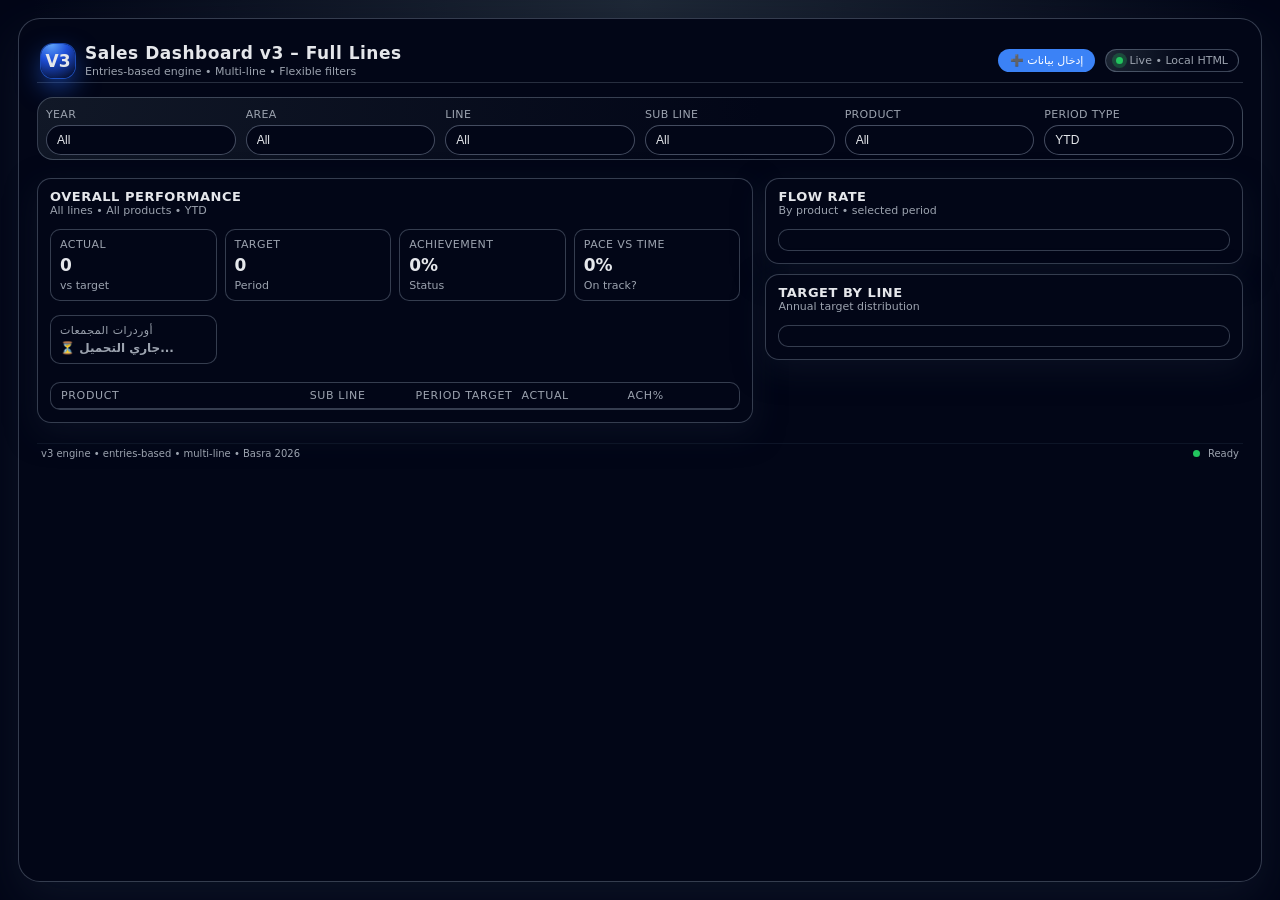
<file: dashboard-v3-full (1).html>
<!DOCTYPE html>
<html lang="en">
<head>
  <meta charset="UTF-8" />
  <title>Sales Dashboard v3 - Full Lines</title>
  <meta name="viewport" content="width=device-width, initial-scale=1.0" />
  <style>
    :root {
      --bg: #0b1020;
      --bg-alt: #111729;
      --card: #151b30;
      --accent: #3b82f6;
      --accent-soft: rgba(59, 130, 246, 0.15);
      --accent-strong: rgba(59, 130, 246, 0.35);
      --text: #e5e7eb;
      --muted: #9ca3af;
      --danger: #f97373;
      --success: #22c55e;
      --warning: #eab308;
      --border-subtle: rgba(148, 163, 184, 0.25);
      --radius-lg: 14px;
      --radius-md: 10px;
      --radius-pill: 999px;
      --shadow-soft: 0 18px 45px rgba(15, 23, 42, 0.75);
      --shadow-subtle: 0 10px 30px rgba(15, 23, 42, 0.6);
      --transition-fast: 0.18s ease-out;
      --transition-med: 0.25s ease-out;
    }
    * { box-sizing: border-box; margin: 0; padding: 0; }
    body {
      font-family: system-ui, -apple-system, BlinkMacSystemFont, "SF Pro Text", "Segoe UI", sans-serif;
      background: radial-gradient(circle at top, #1f2937 0, #020617 55%);
      color: var(--text);
      min-height: 100vh;
      padding: 18px;
      display: flex;
      justify-content: center;
    }
    .app-shell {
      width: 100%;
      max-width: 1320px;
      background: linear-gradient(145deg, #020617 0, #020617 40%, #020617 100%);
      border-radius: 22px;
      box-shadow: var(--shadow-soft);
      border: 1px solid rgba(148, 163, 184, 0.35);
      padding: 18px 18px 22px;
      display: flex;
      flex-direction: column;
      gap: 14px;
    }
    .app-header {
      display: flex;
      justify-content: space-between;
      align-items: center;
      gap: 12px;
      padding: 6px 4px 4px;
      border-bottom: 1px solid rgba(148, 163, 184, 0.25);
    }
    .app-title-block { display: flex; align-items: center; gap: 10px; }
    .app-logo {
      width: 34px; height: 34px; border-radius: 12px;
      background: radial-gradient(circle at 30% 0, #60a5fa 0, #1d4ed8 40%, #020617 100%);
      display: flex; align-items: center; justify-content: center;
      color: #e5e7eb; font-weight: 700; font-size: 17px;
      box-shadow: 0 0 0 1px rgba(37,99,235,0.7), 0 10px 25px rgba(37,99,235,0.55);
    }
    .app-title-text { display: flex; flex-direction: column; gap: 2px; }
    .app-title-text h1 { font-size: 17px; letter-spacing: 0.03em; font-weight: 600; color: #e5e7eb; }
    .app-title-text span { font-size: 11px; color: var(--muted); }
    .app-header-right { display: flex; align-items: center; gap: 10px; }
    .pill-badge {
      padding: 4px 10px; border-radius: 999px; font-size: 11px;
      border: 1px solid rgba(148,163,184,0.4); color: var(--muted);
      display: inline-flex; align-items: center; gap: 6px;
      background: radial-gradient(circle at top left, #1f2937 0, #020617 60%);
    }
    .pill-dot { width: 7px; height: 7px; border-radius: 999px; background: #22c55e; box-shadow: 0 0 0 4px rgba(34,197,94,0.25); }
    .filters-bar {
      display: grid;
      grid-template-columns: repeat(6, minmax(0, 1fr));
      gap: 10px; padding: 10px 8px 4px; border-radius: 16px;
      background: radial-gradient(circle at top left, #111827 0, #020617 60%);
      border: 1px solid rgba(148,163,184,0.35);
    }
    @media (max-width: 1100px) { .filters-bar { grid-template-columns: repeat(3, minmax(0, 1fr)); } }
    @media (max-width: 720px)  { .filters-bar { grid-template-columns: repeat(2, minmax(0, 1fr)); } }
    .filter-group { display: flex; flex-direction: column; gap: 4px; }
    .filter-label { font-size: 11px; color: var(--muted); letter-spacing: 0.03em; text-transform: uppercase; }
    .filter-select, .filter-input {
      width: 100%; border-radius: 999px;
      border: 1px solid rgba(148,163,184,0.45);
      background: radial-gradient(circle at top left, #020617 0, #020617 60%);
      color: var(--text); font-size: 12px; padding: 7px 10px; outline: none;
      appearance: none; -webkit-appearance: none;
      transition: border-color var(--transition-fast), box-shadow var(--transition-fast), transform 0.08s ease-out;
    }
    .filter-select:focus, .filter-input:focus {
      border-color: var(--accent);
      box-shadow: 0 0 0 1px rgba(59,130,246,0.7), 0 0 0 8px rgba(37,99,235,0.25);
      transform: translateY(-0.5px);
    }
    .filter-select:hover, .filter-input:hover { border-color: rgba(148,163,184,0.8); }
    .filter-select option { background: #020617; color: #e5e7eb; }
    .main-grid { display: grid; grid-template-columns: 2.1fr 1.4fr; gap: 12px; margin-top: 4px; }
    @media (max-width: 1024px) { .main-grid { grid-template-columns: 1fr; } }
    .card {
      background: radial-gradient(circle at top left, #020617 0, #020617 60%);
      border-radius: var(--radius-lg); border: 1px solid rgba(148,163,184,0.35);
      box-shadow: var(--shadow-subtle); padding: 10px 12px 12px;
      display: flex; flex-direction: column; gap: 8px;
    }
    .card-header { display: flex; justify-content: space-between; align-items: center; gap: 8px; margin-bottom: 4px; }
    .card-title { font-size: 13px; font-weight: 600; letter-spacing: 0.04em; text-transform: uppercase; color: #e5e7eb; display: flex; align-items: center; gap: 6px; }
    .card-subtitle { font-size: 11px; color: var(--muted); }
    .kpi-row { display: grid; grid-template-columns: repeat(4, minmax(0, 1fr)); gap: 8px; }
    @media (max-width: 720px) { .kpi-row { grid-template-columns: repeat(2, minmax(0, 1fr)); } }
    .kpi-card {
      border-radius: var(--radius-md); padding: 8px 9px;
      background: radial-gradient(circle at top left, #020617 0, #020617 65%);
      border: 1px solid rgba(148,163,184,0.35);
      display: flex; flex-direction: column; gap: 4px;
    }
    .kpi-label { font-size: 11px; color: var(--muted); letter-spacing: 0.04em; text-transform: uppercase; }
    .kpi-value { font-size: 17px; font-weight: 600; color: #e5e7eb; }
    .kpi-trend { font-size: 11px; color: var(--muted); }
    .kpi-trend.up span { color: var(--success); }
    .kpi-trend.down span { color: var(--danger); }
    .table-wrapper {
      border-radius: var(--radius-md); border: 1px solid rgba(148,163,184,0.35);
      overflow: hidden; background: radial-gradient(circle at top left, #020617 0, #020617 65%);
    }
    .table-header {
      display: grid; grid-template-columns: 2.4fr 1fr 1fr 1fr 1fr;
      gap: 4px; padding: 6px 10px; font-size: 11px; text-transform: uppercase;
      letter-spacing: 0.06em; color: var(--muted);
      border-bottom: 1px solid rgba(148,163,184,0.35);
    }
    .table-body { max-height: 340px; overflow: auto; }
    .table-row {
      display: grid; grid-template-columns: 2.4fr 1fr 1fr 1fr 1fr;
      gap: 4px; padding: 6px 10px; font-size: 12px;
      border-bottom: 1px solid rgba(15,23,42,0.9); align-items: center;
    }
    .table-row:nth-child(2n) { background: radial-gradient(circle at left, #020617 0, #020617 80%); }
    .table-row:hover { background: radial-gradient(circle at left, rgba(37,99,235,0.18) 0, #020617 70%); }
    .table-cell-muted { color: var(--muted); font-size: 11px; }
    .ach-badge {
      padding: 2px 7px; border-radius: 999px; font-size: 11px;
      display: inline-flex; align-items: center; justify-content: center; min-width: 52px;
    }
    .ach-good { background: rgba(34,197,94,0.12); color: #4ade80; border: 1px solid rgba(34,197,94,0.5); }
    .ach-mid  { background: rgba(234,179,8,0.12);  color: #facc15; border: 1px solid rgba(234,179,8,0.5); }
    .ach-bad  { background: rgba(248,113,113,0.12); color: #fca5a5; border: 1px solid rgba(248,113,113,0.5); }
    .right-column-section { display: flex; flex-direction: column; gap: 10px; }
    .mini-chart {
      border-radius: var(--radius-md); border: 1px solid rgba(148,163,184,0.35);
      background: radial-gradient(circle at top left, #020617 0, #020617 65%);
      padding: 8px 10px; font-size: 11px; color: var(--muted);
      display: flex; flex-direction: column; gap: 6px;
    }
    .bar-row { display: flex; align-items: center; gap: 8px; }
    .bar-label { font-size: 10px; color: var(--muted); width: 90px; overflow: hidden; text-overflow: ellipsis; white-space: nowrap; }
    .bar-track { flex: 1; background: rgba(148,163,184,0.12); border-radius: 999px; height: 12px; overflow: hidden; }
    .bar-fill  { height: 100%; border-radius: 999px; background: var(--accent); min-width: 4px; transition: width .5s ease; }
    .bar-fill.good { background: #22c55e; }
    .bar-fill.warn { background: #eab308; }
    .bar-fill.bad  { background: #f97373; }
    .bar-pct { font-size: 10px; color: var(--muted); width: 36px; text-align: left; }
    .footer-bar {
      margin-top: 6px; display: flex; justify-content: space-between; align-items: center;
      font-size: 10px; color: var(--muted); padding: 4px 4px 0;
      border-top: 1px solid rgba(15,23,42,0.9);
    }
    .footer-right { display: flex; align-items: center; gap: 8px; }
    .status-dot { width: 7px; height: 7px; border-radius: 999px; background: #22c55e; }
  </style>
</head>
<body>
<div class="app-shell">
  <header class="app-header">
    <div class="app-title-block">
      <div class="app-logo">V3</div>
      <div class="app-title-text">
        <h1>Sales Dashboard v3 – Full Lines</h1>
        <span>Entries-based engine • Multi-line • Flexible filters</span>
      </div>
    </div>
    <div class="app-header-right">
      <a href="data-entry.html" style="padding:5px 12px;border-radius:999px;font-size:11px;background:#3b82f6;color:#fff;text-decoration:none;font-weight:500">➕ إدخال بيانات</a>
      <div class="pill-badge"><span class="pill-dot"></span>Live • Local HTML</div>
    </div>
  </header>

  <section class="filters-bar">
    <div class="filter-group"><label class="filter-label">Year</label><select id="yearFilter" class="filter-select"><option value="">All</option></select></div>
    <div class="filter-group"><label class="filter-label">Area</label><select id="areaFilter" class="filter-select"><option value="">All</option></select></div>
    <div class="filter-group"><label class="filter-label">Line</label><select id="lineFilter" class="filter-select"><option value="">All</option></select></div>
    <div class="filter-group"><label class="filter-label">Sub Line</label><select id="subLineFilter" class="filter-select"><option value="">All</option></select></div>
    <div class="filter-group"><label class="filter-label">Product</label><select id="productFilter" class="filter-select"><option value="">All</option></select></div>
    <div class="filter-group">
      <label class="filter-label">Period Type</label>
      <select id="periodTypeFilter" class="filter-select">
        <option value="YTD">YTD</option>
        <option value="Month">Month</option>
        <option value="Quarter">Quarter</option>
        <option value="Half">Half</option>
        <option value="Custom">Custom Range</option>
      </select>
    </div>
  </section>

  <main class="main-grid">
    <section class="card">
      <div class="card-header">
        <div>
          <div class="card-title">Overall Performance</div>
          <div class="card-subtitle" id="contextLabel">All lines • All products • YTD</div>
        </div>
      </div>
      <div class="kpi-row">
        <div class="kpi-card"><div class="kpi-label">Actual</div><div class="kpi-value" id="kpiActual">0</div><div class="kpi-trend" id="kpiActualTrend">vs target</div></div>
        <div class="kpi-card"><div class="kpi-label">Target</div><div class="kpi-value" id="kpiTarget">0</div><div class="kpi-trend">Period</div></div>
        <div class="kpi-card"><div class="kpi-label">Achievement</div><div class="kpi-value" id="kpiAch">0%</div><div class="kpi-trend" id="kpiAchTrend">Status</div></div>
        <div class="kpi-card"><div class="kpi-label">Pace vs time</div><div class="kpi-value" id="kpiPace">0%</div><div class="kpi-trend" id="kpiPaceTrend">On track?</div></div>
      </div>
      <!-- أوردرات المجمعات — Google Sheets -->
      <div class="kpi-row" id="orders-kpi" style="margin-top:6px">
        <div class="kpi-card"><div class="kpi-label">أوردرات المجمعات</div><div class="kpi-value" style="color:var(--muted);font-size:12px">⏳ جاري التحميل...</div></div>
      </div>
      <div class="table-wrapper" style="margin-top:10px">
        <div class="table-header">
          <div>Product</div><div>Sub Line</div><div>Period Target</div><div>Actual</div><div>ACH%</div>
        </div>
        <div class="table-body" id="productsTableBody"></div>
      </div>
    </section>

    <section class="right-column-section">
      <div class="card">
        <div class="card-header">
          <div><div class="card-title">Flow Rate</div><div class="card-subtitle" id="flowContextLabel">By product • selected period</div></div>
        </div>
        <div class="mini-chart" id="flowChart" style="gap:5px;padding:10px"></div>
      </div>
      <div class="card">
        <div class="card-header">
          <div><div class="card-title">Target by Line</div><div class="card-subtitle">Annual target distribution</div></div>
        </div>
        <div class="mini-chart" id="lineChart" style="gap:5px;padding:10px"></div>
      </div>
    </section>
  </main>

  <footer class="footer-bar">
    <div>v3 engine • entries-based • multi-line • Basra 2026</div>
    <div class="footer-right"><span class="status-dot"></span><span id="footerSummary">Ready</span></div>
  </footer>
</div>

<script>
const entries = [
  // Derma
  { product:"Acretin 0.025% Cream 30G",       line:"Derma",        subLine:"Derma 2",        annualTarget:44000,  area:"Basra", year:2026 },
  { product:"Acretin 0.05% Cream 30G",        line:"Derma",        subLine:"Derma 1",        annualTarget:43000,  area:"Basra", year:2026 },
  { product:"Elica Cream",                    line:"Derma",        subLine:"Derma 2",        annualTarget:53000,  area:"Basra", year:2026 },
  { product:"Elica Ointment 30G",             line:"Derma",        subLine:"Derma 1",        annualTarget:32000,  area:"Basra", year:2026 },
  { product:"Elica-M Cream 30G",              line:"Derma",        subLine:"Derma 1",        annualTarget:74000,  area:"Basra", year:2026 },
  { product:"Elicasal Ointment 30G",          line:"Derma",        subLine:"Derma 2",        annualTarget:19500,  area:"Basra", year:2026 },
  { product:"Fusibact Cream 15G",             line:"Derma",        subLine:"Derma 1",        annualTarget:23000,  area:"Basra", year:2026 },
  { product:"Fusibact Ointment 15G",          line:"Derma",        subLine:"Derma 1",        annualTarget:17500,  area:"Basra", year:2026 },
  { product:"Fusibact-B Cream 15G",           line:"Derma",        subLine:"Derma 1",        annualTarget:14000,  area:"Basra", year:2026 },
  { product:"Hi-Quin 2% Cream 30G",           line:"Derma",        subLine:"Derma 1",        annualTarget:9000,   area:"Basra", year:2026 },
  { product:"Hi-Quin 4% Cream 30G",           line:"Derma",        subLine:"Derma 2",        annualTarget:20000,  area:"Basra", year:2026 },
  { product:"Lamifen 250Mg 14 Tabs",          line:"Derma",        subLine:"Derma 1",        annualTarget:2300,   area:"Basra", year:2026 },
  { product:"Lamifen Cream 15G",              line:"Derma",        subLine:"Derma 2",        annualTarget:17000,  area:"Basra", year:2026 },
  { product:"Lican Cream 1% 30G",             line:"Derma",        subLine:"Derma 1",        annualTarget:7500,   area:"Basra", year:2026 },
  { product:"Promax Ointment 30G",            line:"Derma",        subLine:"Derma 2",        annualTarget:40000,  area:"Basra", year:2026 },
  { product:"Surecure Gel 30G",               line:"Derma",        subLine:"Derma 2",        annualTarget:7500,   area:"Basra", year:2026 },
  // Optha
  { product:"Arox 0.5% Ophthalmic",          line:"Optha",        subLine:"Optha 1",        annualTarget:14000,  area:"Basra", year:2026 },
  { product:"Brimo Ophthalmic 5Ml",          line:"Optha",        subLine:"Optha 2",        annualTarget:22000,  area:"Basra", year:2026 },
  { product:"Brofix Oph. 5Ml",               line:"Optha",        subLine:"Optha 2",        annualTarget:21000,  area:"Basra", year:2026 },
  { product:"Fluca Ophthalmic 5Ml",          line:"Optha",        subLine:"Optha 3",        annualTarget:33000,  area:"Basra", year:2026 },
  { product:"Hyfresh 10Ml",                  line:"Optha",        subLine:"Optha 1",        annualTarget:69000,  area:"Basra", year:2026 },
  { product:"Hyfresh UD 20x0.45Ml",          line:"Optha",        subLine:"Optha 2",        annualTarget:10000,  area:"Basra", year:2026 },
  { product:"Latano",                         line:"Optha",        subLine:"Optha 2",        annualTarget:3000,   area:"Basra", year:2026 },
  { product:"Loxtra Oph. 5Ml",               line:"Optha",        subLine:"Optha 1",        annualTarget:31000,  area:"Basra", year:2026 },
  { product:"Olopat Ophthalmic 5Ml",         line:"Optha",        subLine:"Optha 2",        annualTarget:13000,  area:"Basra", year:2026 },
  { product:"Olopat UD 0.4Ml x30",           line:"Optha",        subLine:"Optha 3",        annualTarget:4000,   area:"Basra", year:2026 },
  { product:"Optidex-T 5Ml",                 line:"Optha",        subLine:"Optha 2",        annualTarget:36000,  area:"Basra", year:2026 },
  { product:"Optiflox 5Ml",                  line:"Optha",        subLine:"Optha 2",        annualTarget:18500,  area:"Basra", year:2026 },
  { product:"Optifresh 10Ml",                line:"Optha",        subLine:"Optha 3",        annualTarget:9000,   area:"Basra", year:2026 },
  { product:"Optilone 5Ml",                  line:"Optha",        subLine:"Optha 2",        annualTarget:25000,  area:"Basra", year:2026 },
  { product:"Optipred 1%",                   line:"Optha",        subLine:"Optha 1",        annualTarget:16000,  area:"Basra", year:2026 },
  { product:"Tymer 5Ml",                     line:"Optha",        subLine:"Optha 3",        annualTarget:11000,  area:"Basra", year:2026 },
  { product:"Uni Fresh 30 UD",               line:"Optha",        subLine:"Optha 1",        annualTarget:10500,  area:"Basra", year:2026 },
  { product:"Xola 5Ml",                      line:"Optha",        subLine:"Optha 3",        annualTarget:5250,   area:"Basra", year:2026 },
  { product:"Xolamol 5Ml",                   line:"Optha",        subLine:"Optha 3",        annualTarget:60000,  area:"Basra", year:2026 },
  { product:"Xolamol UD 5Ml",               line:"Optha",        subLine:"Optha 1",        annualTarget:5000,   area:"Basra", year:2026 },
  // General Line
  { product:"Azi-Once 250Mg 6's",            line:"General Line", subLine:"General Line 1", annualTarget:23000,  area:"Basra", year:2026 },
  { product:"Azi-Once Forte 500Mg 3's",      line:"General Line", subLine:"General Line 1", annualTarget:30000,  area:"Basra", year:2026 },
  { product:"Azi-Once Susp 22.5Ml",          line:"General Line", subLine:"General Line 1", annualTarget:154000, area:"Basra", year:2026 },
  { product:"Feroton Injection 5Ml",         line:"General Line", subLine:"General Line 1", annualTarget:6000,   area:"Basra", year:2026 },
  { product:"Maxim 400Mg 5 Tab",             line:"General Line", subLine:"General Line 1", annualTarget:8000,   area:"Basra", year:2026 },
  { product:"Maxim 400Mg 7 Tab",             line:"General Line", subLine:"General Line 1", annualTarget:1800,   area:"Basra", year:2026 },
  { product:"Prima D3 10000 IU 30's",        line:"General Line", subLine:"General Line 1", annualTarget:5250,   area:"Basra", year:2026 },
  { product:"Prima D3 50000 IU 30's",        line:"General Line", subLine:"General Line 1", annualTarget:3750,   area:"Basra", year:2026 },
  { product:"Fast-Flam 50Mg 20 Tab",         line:"General Line", subLine:"General Line 1", annualTarget:5000,   area:"Basra", year:2026 },
  { product:"Relaxon Forte 500Mg 30's",      line:"General Line", subLine:"General Line 1", annualTarget:0,      area:"Basra", year:2026 },
  { product:"Dompy 10Mg 30 Tab",             line:"General Line", subLine:"General Line 1", annualTarget:22000,  area:"Basra", year:2026 },
  { product:"Dompy 200Ml Susp",              line:"General Line", subLine:"General Line 1", annualTarget:18000,  area:"Basra", year:2026 },
  { product:"Fixit 150Mg 14 Cap",            line:"General Line", subLine:"General Line 1", annualTarget:0,      area:"Basra", year:2026 },
  { product:"Fixit 300Mg 14 Cap",            line:"General Line", subLine:"General Line 1", annualTarget:0,      area:"Basra", year:2026 },
  { product:"Meva 135Mg 30 Tab",             line:"General Line", subLine:"General Line 1", annualTarget:0,      area:"Basra", year:2026 },
  { product:"Zoron 2Mg/Ml Inj 4Ml 5's",     line:"General Line", subLine:"General Line 1", annualTarget:0,      area:"Basra", year:2026 },
  { product:"Zoron 8Mg Tab 30's",            line:"General Line", subLine:"General Line 1", annualTarget:13000,  area:"Basra", year:2026 },
  // CM Line
  { product:"Vittoria 10/160Mg 28's",        line:"CM Line",      subLine:"CM Line 1",      annualTarget:5000,   area:"Basra", year:2026 },
  { product:"Vittoria 5/160Mg 28's",         line:"CM Line",      subLine:"CM Line 1",      annualTarget:5500,   area:"Basra", year:2026 },
  { product:"Vittoria HCT 10/160/25Mg 28's", line:"CM Line",      subLine:"CM Line 1",      annualTarget:4000,   area:"Basra", year:2026 },
  { product:"Vittoria-HCT 5/160/12.5 28's",  line:"CM Line",      subLine:"CM Line 1",      annualTarget:6000,   area:"Basra", year:2026 },
  { product:"Vittoria-HCT 5/160/25 28's",    line:"CM Line",      subLine:"CM Line 1",      annualTarget:5000,   area:"Basra", year:2026 },
  { product:"Dapazin 10Mg",                  line:"CM Line",      subLine:"CM Line 1",      annualTarget:10000,  area:"Basra", year:2026 },
  { product:"Dapazin 5Mg",                   line:"CM Line",      subLine:"CM Line 1",      annualTarget:2000,   area:"Basra", year:2026 },
  { product:"Sitagen 100Mg",                 line:"CM Line",      subLine:"CM Line 1",      annualTarget:2500,   area:"Basra", year:2026 },
  { product:"Sitavic 50Mg/1000Mg",           line:"CM Line",      subLine:"CM Line 1",      annualTarget:7000,   area:"Basra", year:2026 },
  { product:"Vildus 50Mg 30's",              line:"CM Line",      subLine:"CM Line 1",      annualTarget:175,    area:"Basra", year:2026 },
  { product:"Lintra 5Mg",                    line:"CM Line",      subLine:"CM Line 1",      annualTarget:180,    area:"Basra", year:2026 },
];

/* ════════════════════════════════
   STORAGE
════════════════════════════════ */
const DB = {
  getObj: k => { try{ return JSON.parse(localStorage.getItem(k))||{}; }catch{ return {}; } }
};

/* ════════════════════════════════
   HELPERS
════════════════════════════════ */
function fmt(n){ return Number(n||0).toLocaleString("en-US"); }
function fmtPct(n){ return Number(n||0).toFixed(1)+"%"; }
function achClass(p){ return p>=90?"ach-good":p>=70?"ach-mid":"ach-bad"; }
function unique(arr,k){ return [...new Set(arr.map(x=>x[k]))].sort(); }

const lineColors = { Derma:'#3b82f6', Optha:'#22c55e', 'General Line':'#eab308', 'CM Line':'#a78bfa' };
function lc(line){ return lineColors[line]||'#64748b'; }

/* ════════════════════════════════
   PERIOD LOGIC
════════════════════════════════ */
function getPeriodMonths(){
  const type = document.getElementById("periodTypeFilter").value;
  const now  = new Date();
  const cur  = now.getMonth() + 1; // 1-12

  if(type === "YTD")     return Array.from({length: cur}, (_,i)=>i+1);
  if(type === "Month")   return [cur];
  if(type === "Quarter"){
    const q = Math.ceil(cur/3);
    return q===1?[1,2,3]:q===2?[4,5,6]:q===3?[7,8,9]:[10,11,12];
  }
  if(type === "Half")    return cur<=6?[1,2,3,4,5,6]:[7,8,9,10,11,12];
  return Array.from({length:12},(_,i)=>i+1); // full year
}

function getMonthlyTarget(annualTarget, months, product, area, year){
  try {
    const targets = JSON.parse(localStorage.getItem('productTargets')) || {};
    const key = `${year}__${product}__${area}`;
    if (targets[key] !== undefined){
      return (targets[key] / 12) * months.length;
    }
  } catch(e){}
  // Only fallback to hardcoded for Basra 2026
  if (area === 'Basra' && Number(year) === 2026){
    return (annualTarget / 12) * months.length;
  }
  return 0;
}

/* ════════════════════════════════
   READ ACTUAL FROM localStorage
   key format: YEAR__PRODUCT__GOV__MONTH
════════════════════════════════ */
function getActual(product, area, year, months){
  const ps = DB.getObj('primarySales');
  let total = 0;
  months.forEach(m => {
    const key = `${year}__${product}__${area}__${m}`;
    total += Number(ps[key]||0);
  });
  return total;
}

function getSecondary(product, area, year, months){
  const sec = DB.getObj('warehouseFlow');
  let total = 0;
  months.forEach(m => {
    const key = `${year}__${product}__${area}__${m}`;
    total += Number(sec[key]||0);
  });
  return total;
}

function getFlowRate(product, area, year, months){
  const primary   = getActual(product, area, year, months);
  const secondary = getSecondary(product, area, year, months);
  if (primary) return (secondary / primary * 100);
  return 0;
}

/* ════════════════════════════════
   POPULATE FILTERS
════════════════════════════════ */
function populateFilters(){
  const add = (id,vals) => {
    const el = document.getElementById(id);
    vals.forEach(v=>{ const o=document.createElement("option"); o.value=o.textContent=v; el.appendChild(o); });
  };
  add("yearFilter",    unique(entries,"year"));
  add("areaFilter",    unique(entries,"area"));
  add("lineFilter",    unique(entries,"line"));
  add("subLineFilter", unique(entries,"subLine"));
  add("productFilter", unique(entries,"product"));
}

/* ════════════════════════════════
   GET FILTERED LIST
════════════════════════════════ */
function getFiltered(){
  const y=document.getElementById("yearFilter").value;
  const a=document.getElementById("areaFilter").value;
  const l=document.getElementById("lineFilter").value;
  const s=document.getElementById("subLineFilter").value;
  const p=document.getElementById("productFilter").value;
  return entries.filter(e=>
    (!y||e.year==y)&&(!g||e.area==a)&&
    (!l||e.line==l)&&(!s||e.subLine==s)&&(!p||e.product==p)
  );
}

/* ════════════════════════════════
   RENDER TABLE
════════════════════════════════ */
function renderTable(list, months, year, area){
  const body = document.getElementById("productsTableBody");
  body.innerHTML = "";
  list.forEach(e=>{
    const actual    = getActual(e.product, area||e.area, year||e.year, months);
    const secondary = getSecondary(e.product, area||e.area, year||e.year, months);
    const mTarget   = getMonthlyTarget(e.annualTarget, months, e.product, area||e.area, year||e.year);
    const ach       = mTarget ? Math.round(actual/mTarget*100) : 0;
    const flow      = getFlowRate(e.product, area||e.area, year||e.year, months);

    const row = document.createElement("div");
    row.className = "table-row";
    row.innerHTML = `
      <div style="overflow:hidden;text-overflow:ellipsis;white-space:nowrap" title="${e.product}">${e.product}</div>
      <div class="table-cell-muted">${e.subLine}</div>
      <div>${fmt(Math.round(mTarget))}</div>
      <div style="color:${actual>0?'#e5e7eb':'var(--muted)'}">${fmt(actual)}</div>
      <div style="display:flex;gap:4px;align-items:center">
        <span class="ach-badge ${achClass(ach)}">${ach}%</span>
        ${flow>0?`<span style="font-size:10px;color:#9ca3af">↻${flow.toFixed(0)}%</span>`:''}
      </div>`;
    body.appendChild(row);
  });
}

/* ════════════════════════════════
   RENDER KPIs
════════════════════════════════ */
function renderKPIs(list, months, year, area){
  const totalMTarget = list.reduce((s,e)=>s+getMonthlyTarget(e.annualTarget,months,e.product,area||e.area,year||e.year),0);
  const totalActual  = list.reduce((s,e)=>s+getActual(e.product,area||e.area,year||e.year,months),0);
  const totalAnnual  = list.reduce((s,e)=>s+e.annualTarget,0);
  const ach  = totalMTarget ? (totalActual/totalMTarget*100) : 0;

  // Pace = ACH vs elapsed months
  const now    = new Date();
  const elapsed = now.getMonth()+1; // months elapsed this year
  const timePct = elapsed/12*100;
  const pace    = timePct ? (ach/timePct*100) : 0;

  document.getElementById("kpiActual").textContent  = fmt(totalActual);
  document.getElementById("kpiTarget").textContent  = fmt(Math.round(totalMTarget));
  document.getElementById("kpiAch").textContent     = fmtPct(ach);
  document.getElementById("kpiPace").textContent    = fmtPct(pace);

  // Color KPI values
  const achEl  = document.getElementById("kpiAch");
  const paceEl = document.getElementById("kpiPace");
  achEl.style.color  = ach>=90?"#22c55e":ach>=70?"#eab308":"#f97373";
  paceEl.style.color = pace>=90?"#22c55e":pace>=70?"#eab308":"#f97373";

  document.getElementById("kpiActualTrend").textContent = totalActual>0
    ? `${fmt(totalMTarget-totalActual)} remaining`
    : "No data yet";

  const l = document.getElementById("lineFilter").value    || "All lines";
  const p = document.getElementById("productFilter").value || "All products";
  const t = document.getElementById("periodTypeFilter").value;
  document.getElementById("contextLabel").textContent = `${l} • ${p} • ${t} • ${months.length}M`;
}

/* ════════════════════════════════
   RENDER FLOW CHART
════════════════════════════════ */
function renderFlowChart(list, months, year, area){
  const el  = document.getElementById("flowChart");
  const top = list.filter(e=>e.annualTarget>0).slice(0,8);
  if(!top.length){ el.innerHTML='<div style="color:var(--muted);font-size:11px;text-align:center;padding:20px">لا توجد بيانات</div>'; return; }

  const hasData = top.some(e=>getFlowRate(e.product,area||e.area,year||e.year,months)>0);

  el.innerHTML = `<div style="font-size:11px;color:var(--muted);margin-bottom:6px">
    Monthly Flow Rate ${hasData?'':'— أدخل بيانات لتفعيل'}
  </div>` + top.map(e=>{
    const fr  = getFlowRate(e.product, area||e.area, year||e.year, months);
    const pct = Math.min(fr, 120);
    const cls = fr>=80?'good':fr>=60?'warn':'bad';
    const label = e.product.split(' ').slice(0,2).join(' ');
    return `<div class="bar-row">
      <div class="bar-label" title="${e.product}">${label}</div>
      <div class="bar-track"><div class="bar-fill ${cls}" style="width:${pct}%"></div></div>
      <div class="bar-pct">${fr>0?fr.toFixed(0)+'%':'—'}</div>
    </div>`;
  }).join('');
}

/* ════════════════════════════════
   RENDER LINE CHART (ACH by line)
════════════════════════════════ */
function renderLineChart(list, months, year, area){
  const el = document.getElementById("lineChart");
  const lineMap = {};
  list.forEach(e=>{
    if(!lineMap[e.line]) lineMap[e.line]={target:0,actual:0};
    lineMap[e.line].target += getMonthlyTarget(e.annualTarget,months,e.product,area||e.area,year||e.year);
    lineMap[e.line].actual += getActual(e.product,area||e.area,year||e.year,months);
  });

  el.innerHTML = '<div style="font-size:11px;color:var(--muted);margin-bottom:6px">ACH% by Line</div>' +
    Object.entries(lineMap).sort((a,b)=>b[1].target-a[1].target).map(([line,v])=>{
      const ach = v.target ? (v.actual/v.target*100) : 0;
      const pct = Math.min(ach,120);
      const cls = ach>=90?'good':ach>=70?'warn':'bad';
      const color = lc(line);
      return `<div class="bar-row">
        <div class="bar-label" style="color:${color}">${line}</div>
        <div class="bar-track"><div class="bar-fill ${cls}" style="width:${pct}%;background:${color}"></div></div>
        <div class="bar-pct">${ach>0?ach.toFixed(0)+'%':'0%'}</div>
      </div>`;
    }).join('');
}

/* ════════════════════════════════
   MAIN REFRESH
════════════════════════════════ */
function refresh(){
  const filtered = getFiltered();
  const months   = getPeriodMonths();
  const year     = document.getElementById("yearFilter").value || new Date().getFullYear();
  const area     = document.getElementById("areaFilter").value  || "Basra";

  renderTable(filtered, months, year, area);
  renderKPIs(filtered, months, year, area);
  renderFlowChart(filtered, months, year, area);
  renderLineChart(filtered, months, year, area);

  const totalActual = filtered.reduce((s,e)=>s+getActual(e.product,area||e.area,year||e.year,months),0);
  document.getElementById("footerSummary").textContent =
    `${filtered.length} products • Target: ${fmt(Math.round(filtered.reduce((s,e)=>s+getMonthlyTarget(e.annualTarget,months,e.product,area||e.area,year||e.year),0)))} • Actual: ${fmt(totalActual)}`;
}

/* ════════════════════════════════
   GOOGLE SHEETS API
════════════════════════════════ */
const SHEETS_URL = 'https://script.google.com/macros/s/AKfycbx19-gvFKvmwIVteZCiiW0d1qUaLpTRnT6yQGaCm_OfaRLbvpiE9hI8qYLVrqW9cmBXtw/exec';

let sheetsOrders = []; // cached orders from Sheets
let sheetsLoaded = false;

async function loadSheetsOrders(){
  try {
    const res  = await fetch(`${SHEETS_URL}?action=getOrders`);
    const data = await res.json();
    if (data.success){
      sheetsOrders = data.orders || [];
      sheetsLoaded = true;
      updateOrdersKPI();
    }
  } catch(e){
    console.warn('Sheets load failed:', e);
  }
}

// حساب Secondary من Sheets (أوردرات المجمعات)
function getSheetsSecondary(product, area, year, months){
  return sheetsOrders
    .filter(o => {
      const d = o.date || '';
      const m = Number(d.split('-')[1]);
      const y = Number(d.split('-')[0]);
      return o.product === product &&
             Number(year) === y &&
             months.includes(m);
    })
    .reduce((s,o) => s + o.quantity, 0);
}

function updateOrdersKPI(){
  const totalOrders = sheetsOrders.length;
  const totalValue  = sheetsOrders.reduce((s,o)=>s+o.totalValue,0);
  const el = document.getElementById('orders-kpi');
  if (el) el.innerHTML = `
    <div class="kpi-card"><div class="kpi-label">أوردرات المجمعات</div><div class="kpi-value">${totalOrders.toLocaleString()}</div></div>
    <div class="kpi-card"><div class="kpi-label">قيمة الأوردرات</div><div class="kpi-value" style="color:var(--accent2)">${fmt(Math.round(totalValue))}</div></div>
  `;
}

document.querySelectorAll(".filter-select").forEach(s=>s.addEventListener("change",refresh));
populateFilters();
refresh();
loadSheetsOrders();
</script>
</body>
</html>
</file>
